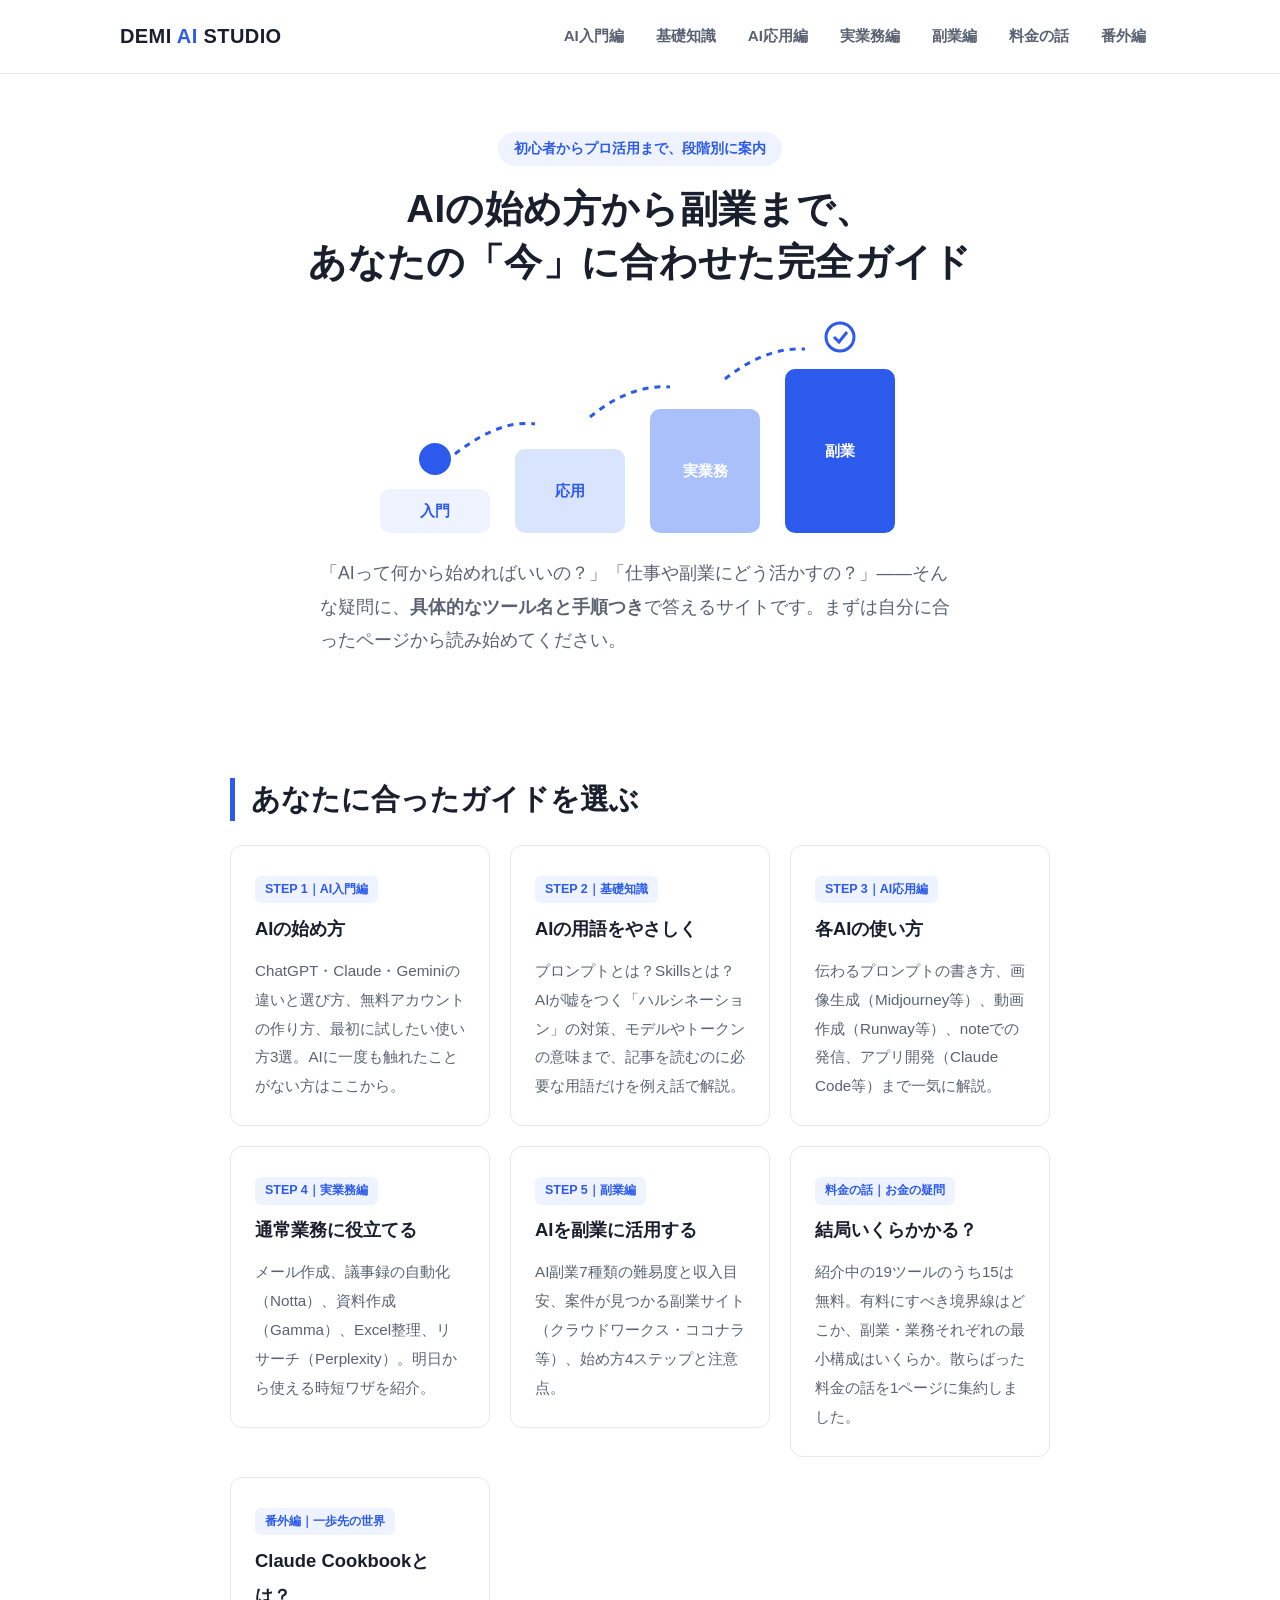
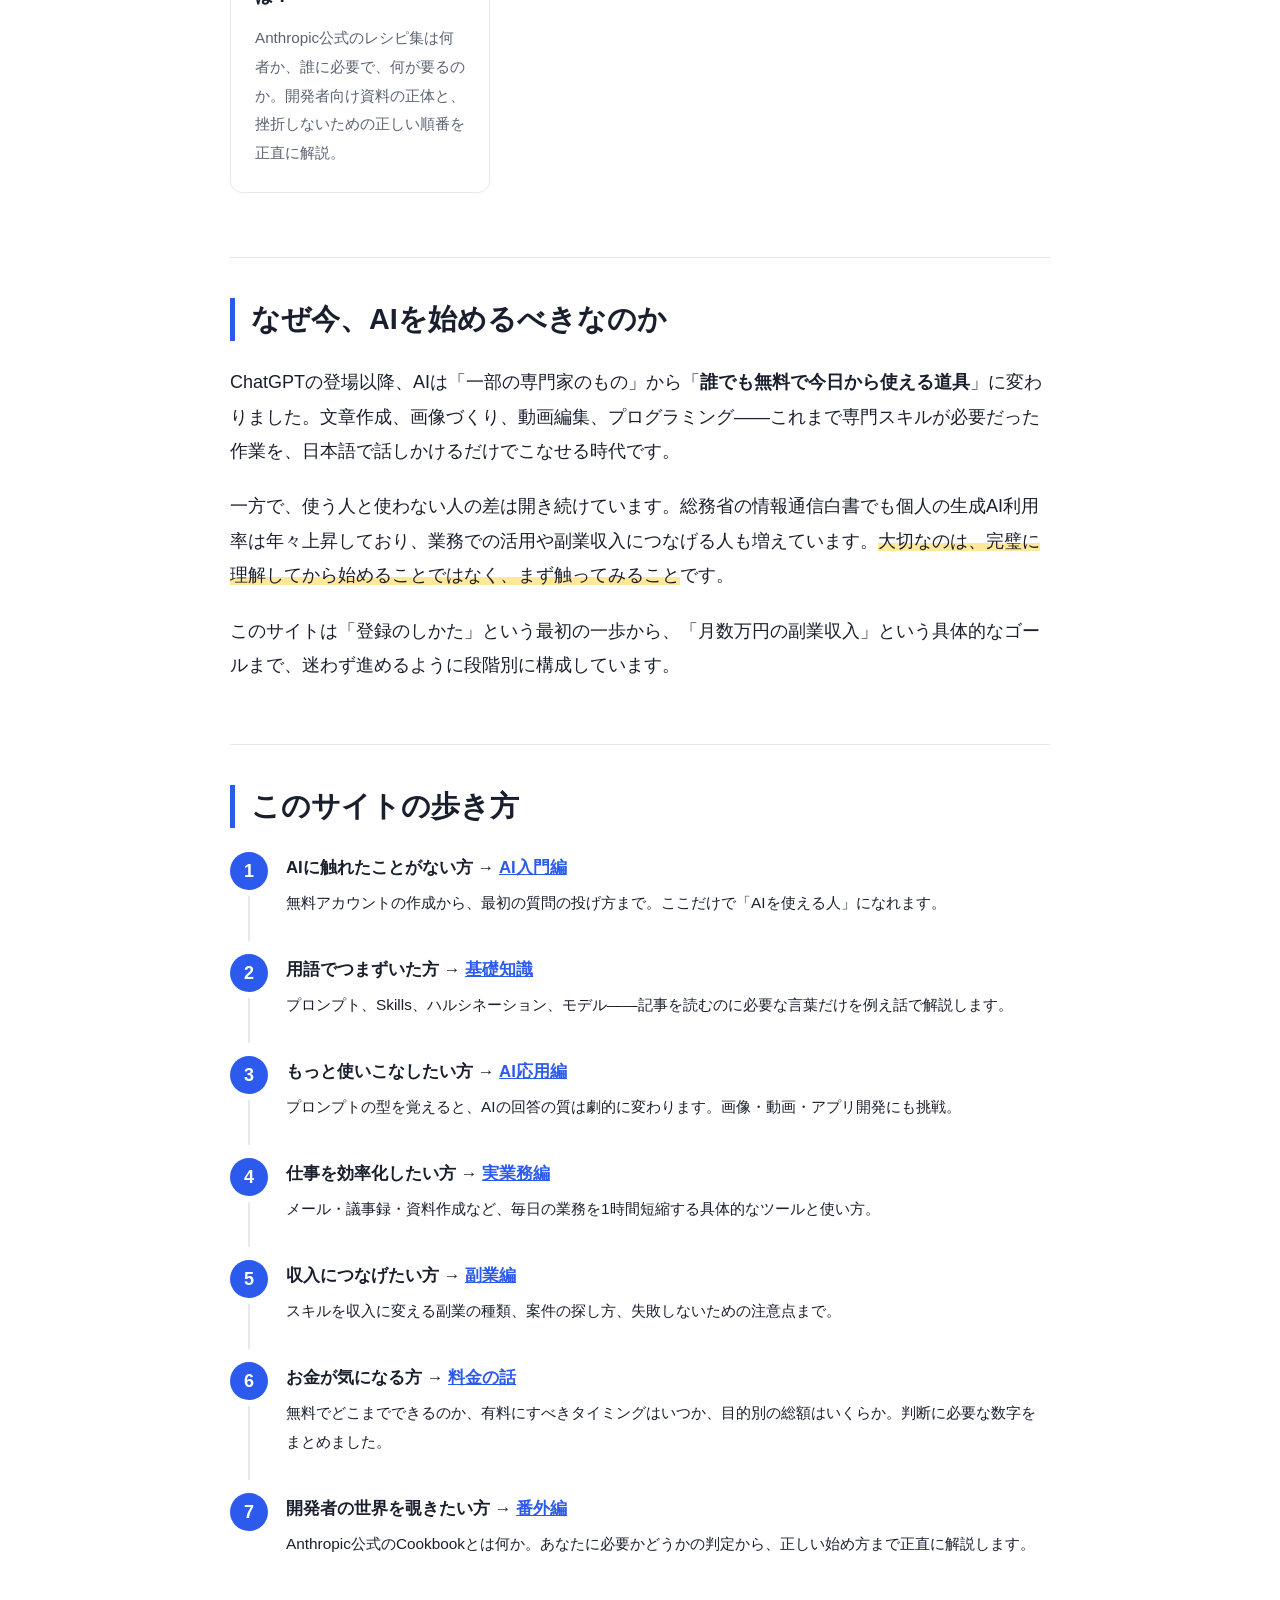
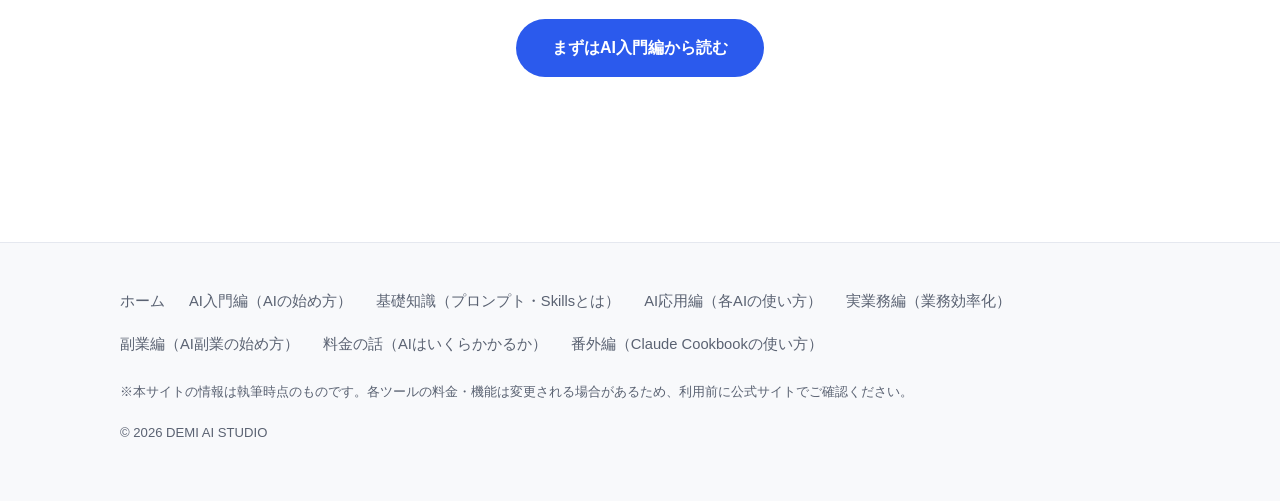
<file: index.html>
<!DOCTYPE html>
<html lang="ja">
<head>
<meta charset="UTF-8">
<meta name="viewport" content="width=device-width, initial-scale=1.0">
<title>AIの始め方・使い方・副業活用まで完全ガイド | DEMI AI STUDIO</title>
<meta name="description" content="AI初心者のための入門ガイド。ChatGPT・Claude・Geminiの始め方から、画像生成・動画作成・アプリ開発、業務効率化、AI副業の稼ぎ方まで、具体的なツール名つきでわかりやすく解説します。">
<link rel="canonical" href="https://supadondada.github.io/demi-ai-studio/">
<meta property="og:type" content="website">
<meta property="og:site_name" content="DEMI AI STUDIO">
<meta property="og:title" content="AIの始め方・使い方・副業活用まで完全ガイド | DEMI AI STUDIO">
<meta property="og:description" content="ChatGPT・Claude・Geminiの始め方から、画像生成・動画作成・アプリ開発、業務効率化、AI副業まで具体的なツール名つきで解説。">
<meta property="og:url" content="https://supadondada.github.io/demi-ai-studio/">
<meta property="og:image" content="https://supadondada.github.io/demi-ai-studio/ogp.png">
<meta property="og:locale" content="ja_JP">
<meta name="twitter:card" content="summary_large_image">
<meta name="twitter:title" content="AIの始め方・使い方・副業活用まで完全ガイド | DEMI AI STUDIO">
<meta name="twitter:description" content="AI初心者の入門から応用・業務活用・副業まで、段階別の完全ガイド。">
<link rel="stylesheet" href="style.css">
<script type="application/ld+json">
{
  "@context": "https://schema.org",
  "@type": "WebSite",
  "name": "DEMI AI STUDIO",
  "url": "https://supadondada.github.io/demi-ai-studio/",
  "description": "AI初心者のための入門・応用・実業務・副業活用の完全ガイド",
  "inLanguage": "ja"
}
</script>
</head>
<body>

<header class="site-header">
  <div class="header-inner">
    <a href="index.html" class="site-logo">DEMI <span>AI</span> STUDIO</a>
    <nav class="global-nav" aria-label="グローバルナビゲーション">
      <ul>
        <li><a href="start.html">AI入門編</a></li>
        <li><a href="basics.html">基礎知識</a></li>
        <li><a href="howto.html">AI応用編</a></li>
        <li><a href="business.html">実業務編</a></li>
        <li><a href="sidejob.html">副業編</a></li>
        <li><a href="pricing.html">料金の話</a></li>
        <li><a href="cookbook.html">番外編</a></li>
      </ul>
    </nav>
  </div>
</header>

<main>
  <div class="hero">
    <p class="hero-label">初心者からプロ活用まで、段階別に案内</p>
    <h1>AIの始め方から副業まで、<br>あなたの「今」に合わせた完全ガイド</h1>
    <div class="hero-visual" role="img" aria-label="AIを学ぶステップを表したイラスト。入門から応用、業務活用、副業へと階段状にステップアップする図">
      <svg viewBox="0 0 560 240" xmlns="http://www.w3.org/2000/svg" aria-hidden="true">
        <rect x="20" y="180" width="110" height="44" rx="10" fill="#eef3ff"/>
        <rect x="155" y="140" width="110" height="84" rx="10" fill="#d9e4ff"/>
        <rect x="290" y="100" width="110" height="124" rx="10" fill="#a9c0fa"/>
        <rect x="425" y="60" width="110" height="164" rx="10" fill="#2b5aed"/>
        <text x="75" y="207" font-size="15" font-weight="bold" fill="#2b5aed" text-anchor="middle">入門</text>
        <text x="210" y="187" font-size="15" font-weight="bold" fill="#2b5aed" text-anchor="middle">応用</text>
        <text x="345" y="167" font-size="15" font-weight="bold" fill="#ffffff" text-anchor="middle">実業務</text>
        <text x="480" y="147" font-size="15" font-weight="bold" fill="#ffffff" text-anchor="middle">副業</text>
        <circle cx="75" cy="150" r="16" fill="#2b5aed"/>
        <path d="M 95 145 Q 140 110 175 115" stroke="#2b5aed" stroke-width="3" fill="none" stroke-dasharray="6 6"/>
        <path d="M 230 108 Q 270 75 310 78" stroke="#2b5aed" stroke-width="3" fill="none" stroke-dasharray="6 6"/>
        <path d="M 365 70 Q 405 38 445 40" stroke="#2b5aed" stroke-width="3" fill="none" stroke-dasharray="6 6"/>
        <circle cx="480" cy="28" r="14" fill="none" stroke="#2b5aed" stroke-width="3"/>
        <path d="M 474 28 l 5 5 l 8 -10" stroke="#2b5aed" stroke-width="3" fill="none"/>
      </svg>
    </div>
    <p class="lead">「AIって何から始めればいいの？」「仕事や副業にどう活かすの？」——そんな疑問に、<strong>具体的なツール名と手順つき</strong>で答えるサイトです。まずは自分に合ったページから読み始めてください。</p>
  </div>

  <div class="content">

    <section class="section" aria-labelledby="categories">
      <h2 id="categories">あなたに合ったガイドを選ぶ</h2>
      <div class="card-grid">
        <a class="card-link" href="start.html">
          <article class="card">
            <span class="card-tag">STEP 1｜AI入門編</span>
            <h3>AIの始め方</h3>
            <p>ChatGPT・Claude・Geminiの違いと選び方、無料アカウントの作り方、最初に試したい使い方3選。AIに一度も触れたことがない方はここから。</p>
          </article>
        </a>
        <a class="card-link" href="basics.html">
          <article class="card">
            <span class="card-tag">STEP 2｜基礎知識</span>
            <h3>AIの用語をやさしく</h3>
            <p>プロンプトとは？Skillsとは？AIが嘘をつく「ハルシネーション」の対策、モデルやトークンの意味まで、記事を読むのに必要な用語だけを例え話で解説。</p>
          </article>
        </a>
        <a class="card-link" href="howto.html">
          <article class="card">
            <span class="card-tag">STEP 3｜AI応用編</span>
            <h3>各AIの使い方</h3>
            <p>伝わるプロンプトの書き方、画像生成（Midjourney等）、動画作成（Runway等）、noteでの発信、アプリ開発（Claude Code等）まで一気に解説。</p>
          </article>
        </a>
        <a class="card-link" href="business.html">
          <article class="card">
            <span class="card-tag">STEP 4｜実業務編</span>
            <h3>通常業務に役立てる</h3>
            <p>メール作成、議事録の自動化（Notta）、資料作成（Gamma）、Excel整理、リサーチ（Perplexity）。明日から使える時短ワザを紹介。</p>
          </article>
        </a>
        <a class="card-link" href="sidejob.html">
          <article class="card">
            <span class="card-tag">STEP 5｜副業編</span>
            <h3>AIを副業に活用する</h3>
            <p>AI副業7種類の難易度と収入目安、案件が見つかる副業サイト（クラウドワークス・ココナラ等）、始め方4ステップと注意点。</p>
          </article>
        </a>
        <a class="card-link" href="pricing.html">
          <article class="card">
            <span class="card-tag">料金の話｜お金の疑問</span>
            <h3>結局いくらかかる？</h3>
            <p>紹介中の19ツールのうち15は無料。有料にすべき境界線はどこか、副業・業務それぞれの最小構成はいくらか。散らばった料金の話を1ページに集約しました。</p>
          </article>
        </a>
        <a class="card-link" href="cookbook.html">
          <article class="card">
            <span class="card-tag">番外編｜一歩先の世界</span>
            <h3>Claude Cookbookとは？</h3>
            <p>Anthropic公式のレシピ集は何者か、誰に必要で、何が要るのか。開発者向け資料の正体と、挫折しないための正しい順番を正直に解説。</p>
          </article>
        </a>
      </div>
    </section>

    <section class="section" aria-labelledby="why-now">
      <h2 id="why-now">なぜ今、AIを始めるべきなのか</h2>
      <p>ChatGPTの登場以降、AIは「一部の専門家のもの」から「<strong>誰でも無料で今日から使える道具</strong>」に変わりました。文章作成、画像づくり、動画編集、プログラミング——これまで専門スキルが必要だった作業を、日本語で話しかけるだけでこなせる時代です。</p>
      <p>一方で、使う人と使わない人の差は開き続けています。総務省の情報通信白書でも個人の生成AI利用率は年々上昇しており、業務での活用や副業収入につなげる人も増えています。<em>大切なのは、完璧に理解してから始めることではなく、まず触ってみること</em>です。</p>
      <p>このサイトは「登録のしかた」という最初の一歩から、「月数万円の副業収入」という具体的なゴールまで、迷わず進めるように段階別に構成しています。</p>
    </section>

    <section class="section" aria-labelledby="how-to-use">
      <h2 id="how-to-use">このサイトの歩き方</h2>
      <ol class="steps">
        <li>
          <span class="step-title">AIに触れたことがない方 → <a href="start.html">AI入門編</a></span>
          <p>無料アカウントの作成から、最初の質問の投げ方まで。ここだけで「AIを使える人」になれます。</p>
        </li>
        <li>
          <span class="step-title">用語でつまずいた方 → <a href="basics.html">基礎知識</a></span>
          <p>プロンプト、Skills、ハルシネーション、モデル——記事を読むのに必要な言葉だけを例え話で解説します。</p>
        </li>
        <li>
          <span class="step-title">もっと使いこなしたい方 → <a href="howto.html">AI応用編</a></span>
          <p>プロンプトの型を覚えると、AIの回答の質は劇的に変わります。画像・動画・アプリ開発にも挑戦。</p>
        </li>
        <li>
          <span class="step-title">仕事を効率化したい方 → <a href="business.html">実業務編</a></span>
          <p>メール・議事録・資料作成など、毎日の業務を1時間短縮する具体的なツールと使い方。</p>
        </li>
        <li>
          <span class="step-title">収入につなげたい方 → <a href="sidejob.html">副業編</a></span>
          <p>スキルを収入に変える副業の種類、案件の探し方、失敗しないための注意点まで。</p>
        </li>
        <li>
          <span class="step-title">お金が気になる方 → <a href="pricing.html">料金の話</a></span>
          <p>無料でどこまでできるのか、有料にすべきタイミングはいつか、目的別の総額はいくらか。判断に必要な数字をまとめました。</p>
        </li>
        <li>
          <span class="step-title">開発者の世界を覗きたい方 → <a href="cookbook.html">番外編</a></span>
          <p>Anthropic公式のCookbookとは何か。あなたに必要かどうかの判定から、正しい始め方まで正直に解説します。</p>
        </li>
      </ol>
      <p style="text-align:center; margin-top:32px;"><a class="btn" href="start.html">まずはAI入門編から読む</a></p>
    </section>

  </div>
</main>

<footer class="site-footer">
  <div class="footer-inner">
    <nav class="footer-nav" aria-label="フッターナビゲーション">
      <ul>
        <li><a href="index.html">ホーム</a></li>
        <li><a href="start.html">AI入門編（AIの始め方）</a></li>
        <li><a href="basics.html">基礎知識（プロンプト・Skillsとは）</a></li>
        <li><a href="howto.html">AI応用編（各AIの使い方）</a></li>
        <li><a href="business.html">実業務編（業務効率化）</a></li>
        <li><a href="sidejob.html">副業編（AI副業の始め方）</a></li>
        <li><a href="pricing.html">料金の話（AIはいくらかかるか）</a></li>
        <li><a href="cookbook.html">番外編（Claude Cookbookの使い方）</a></li>
      </ul>
    </nav>
    <p class="footer-note">※本サイトの情報は執筆時点のものです。各ツールの料金・機能は変更される場合があるため、利用前に公式サイトでご確認ください。</p>
    <p class="copyright">© 2026 DEMI AI STUDIO</p>
  </div>
</footer>

</body>
</html>
</file>
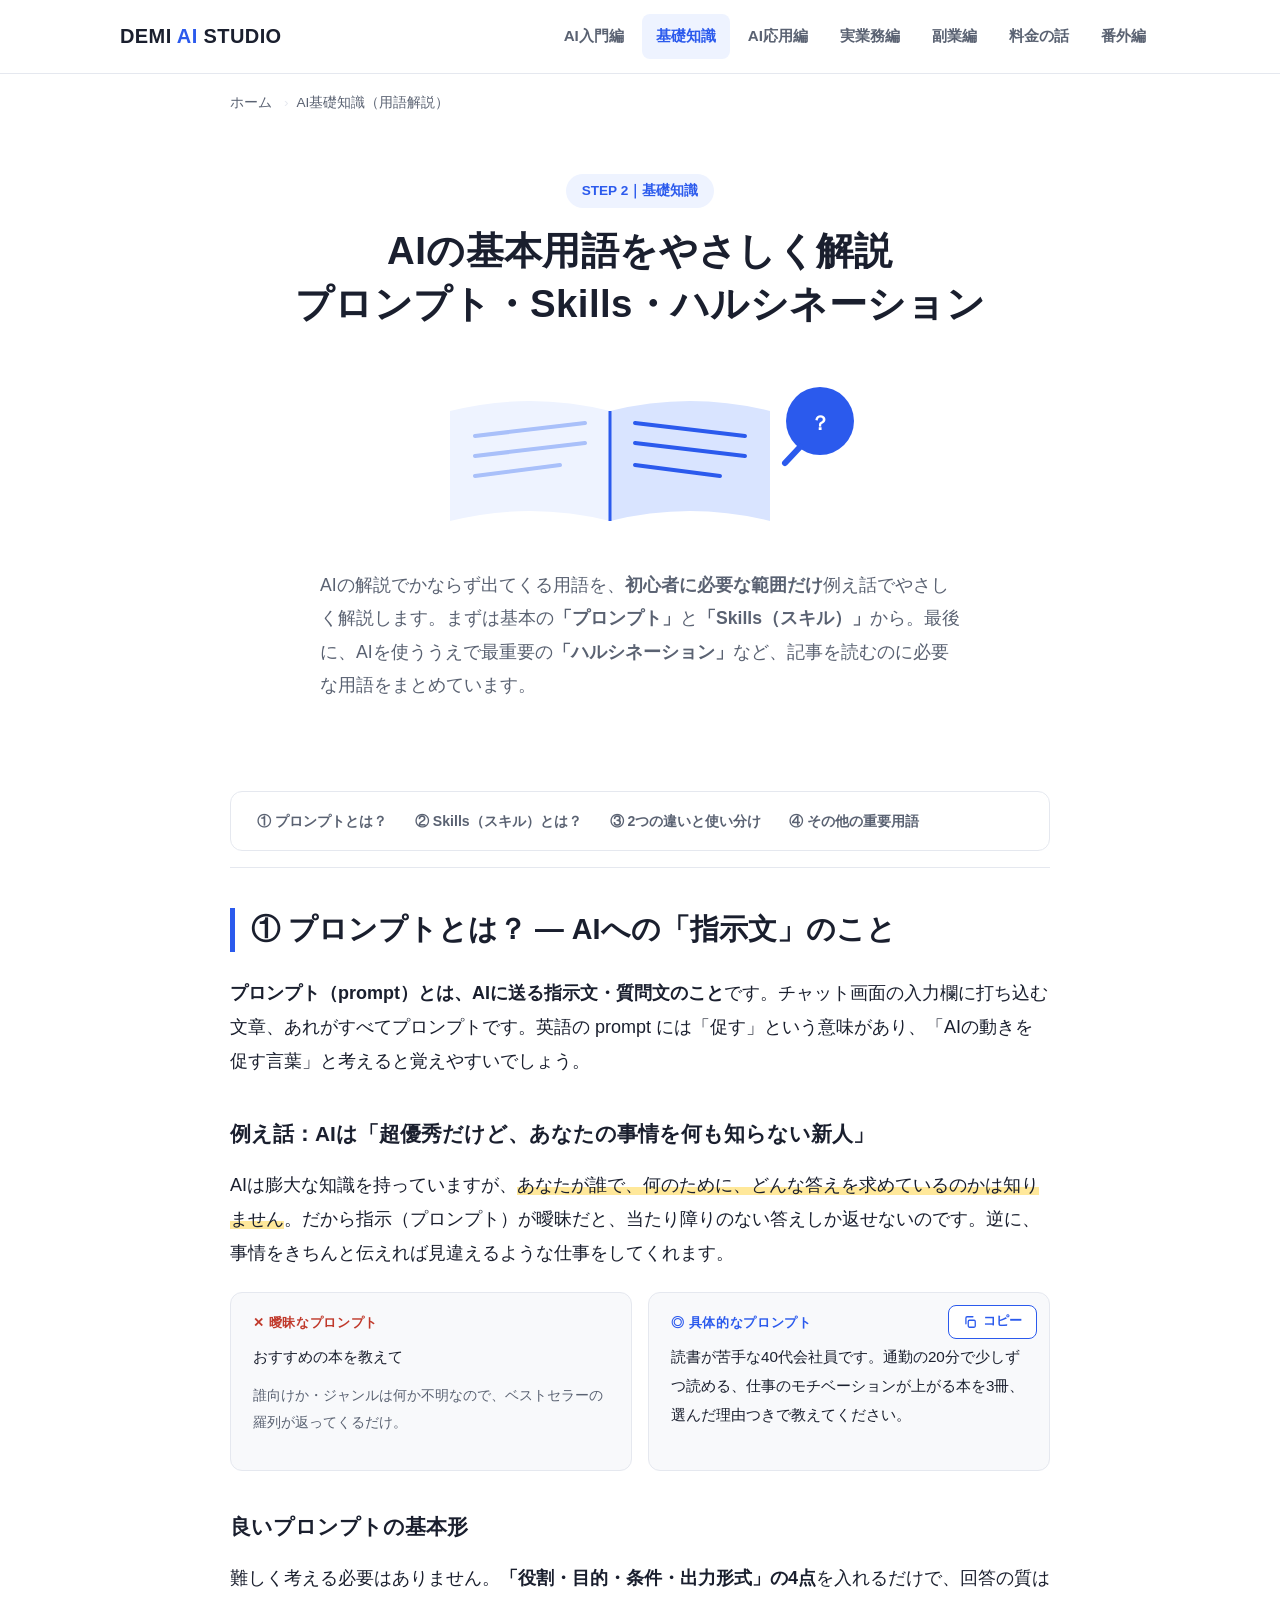
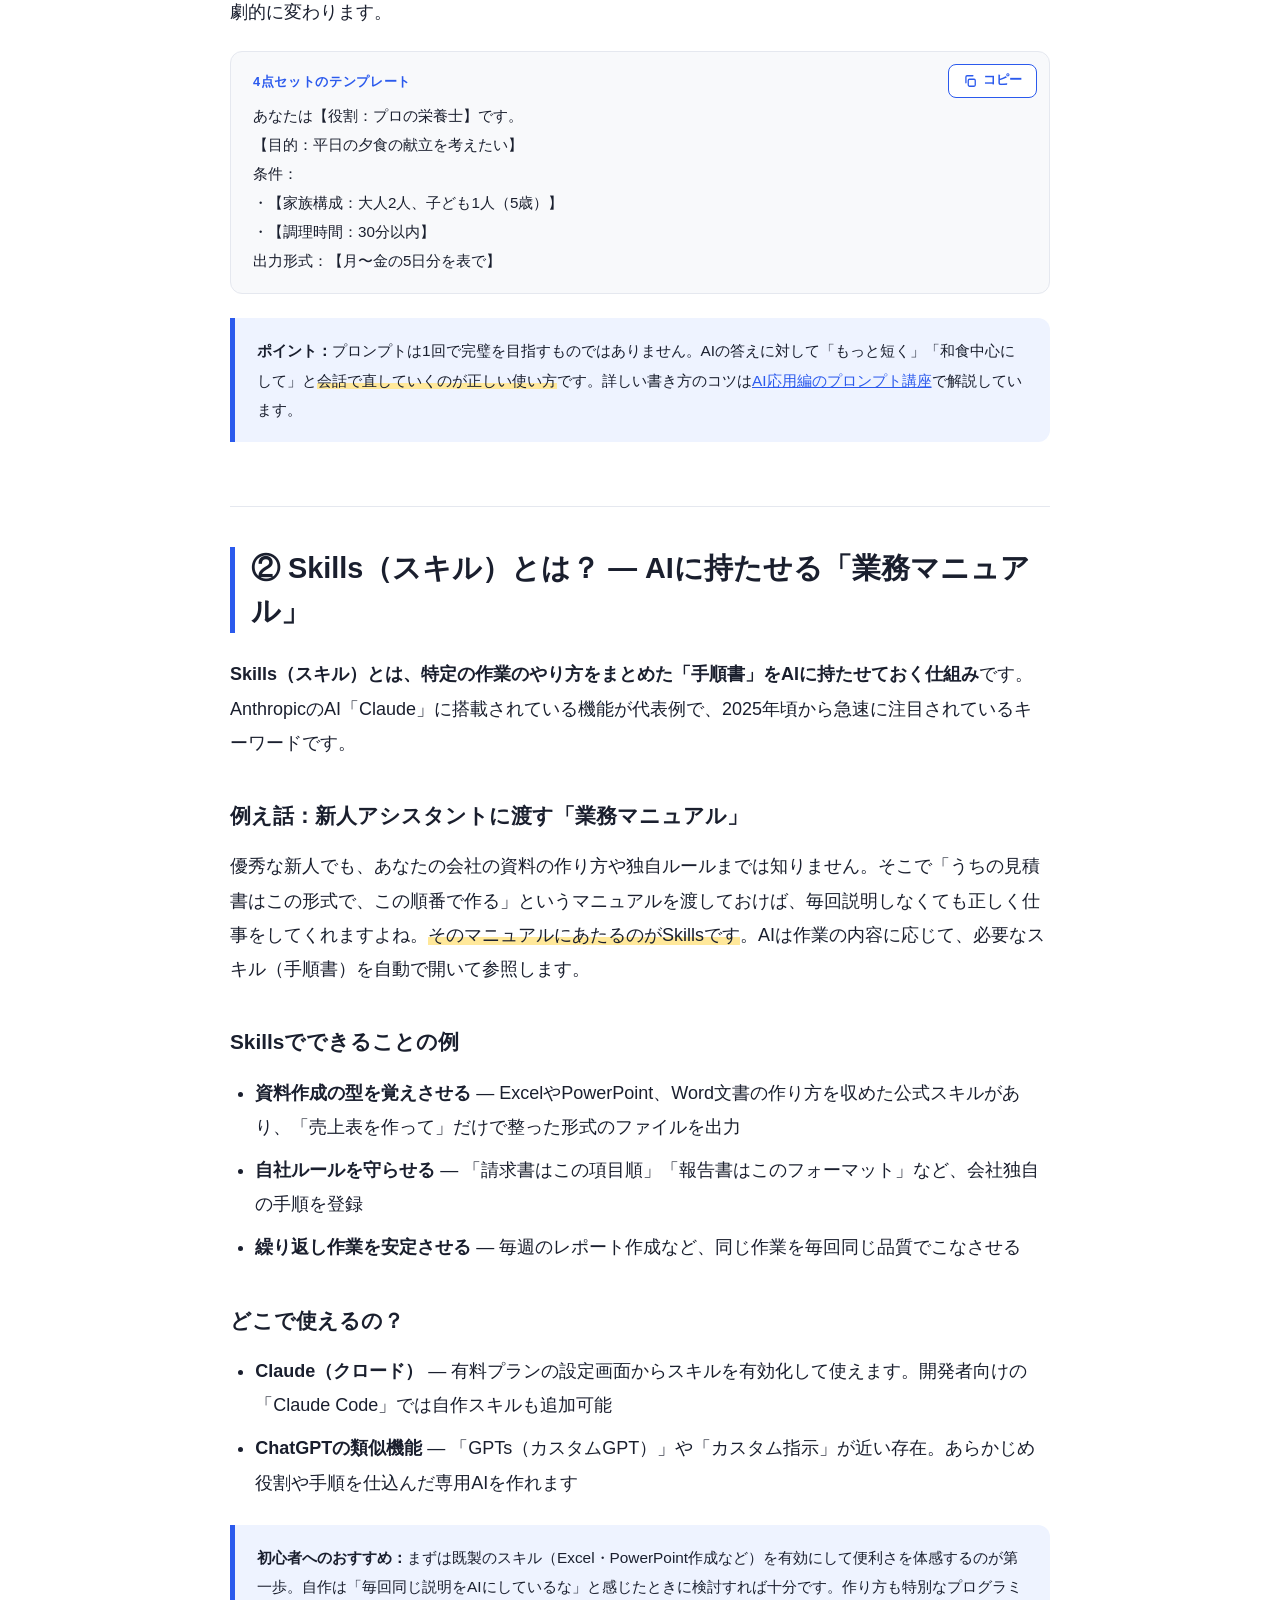
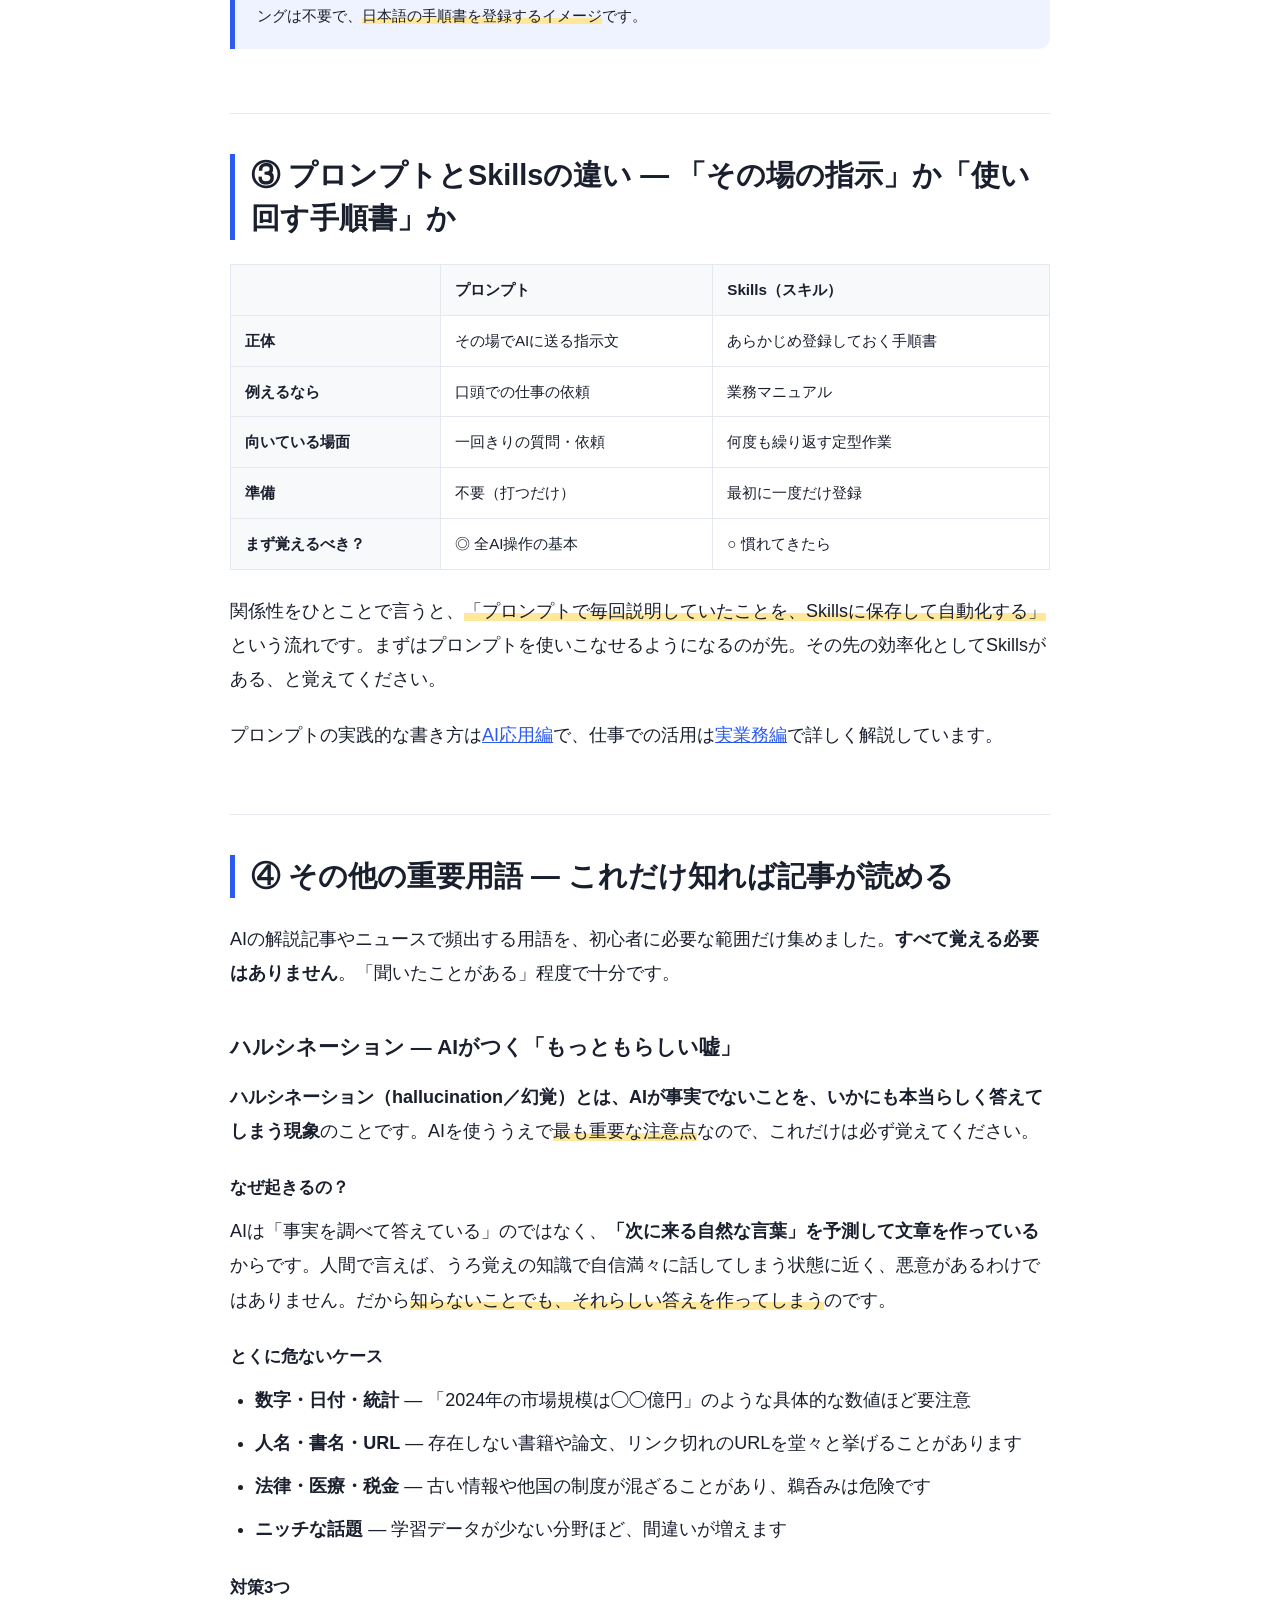
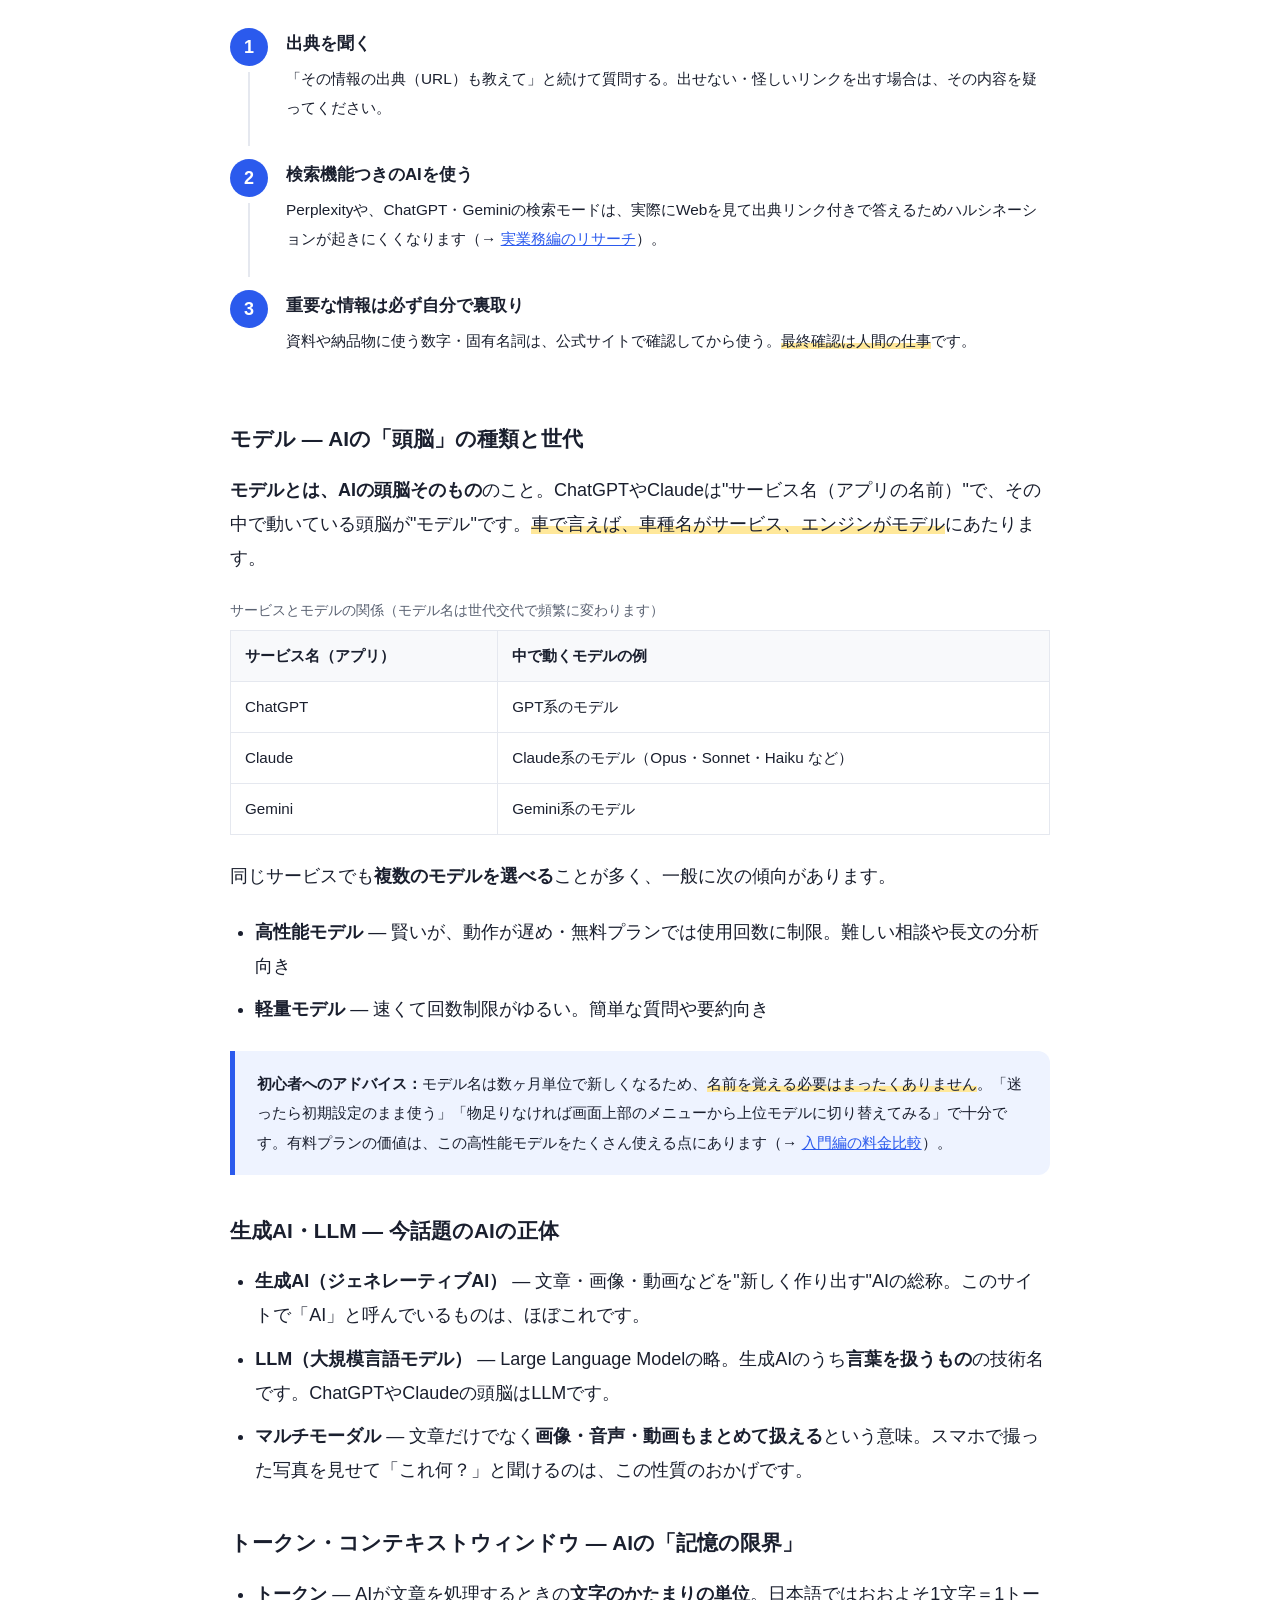
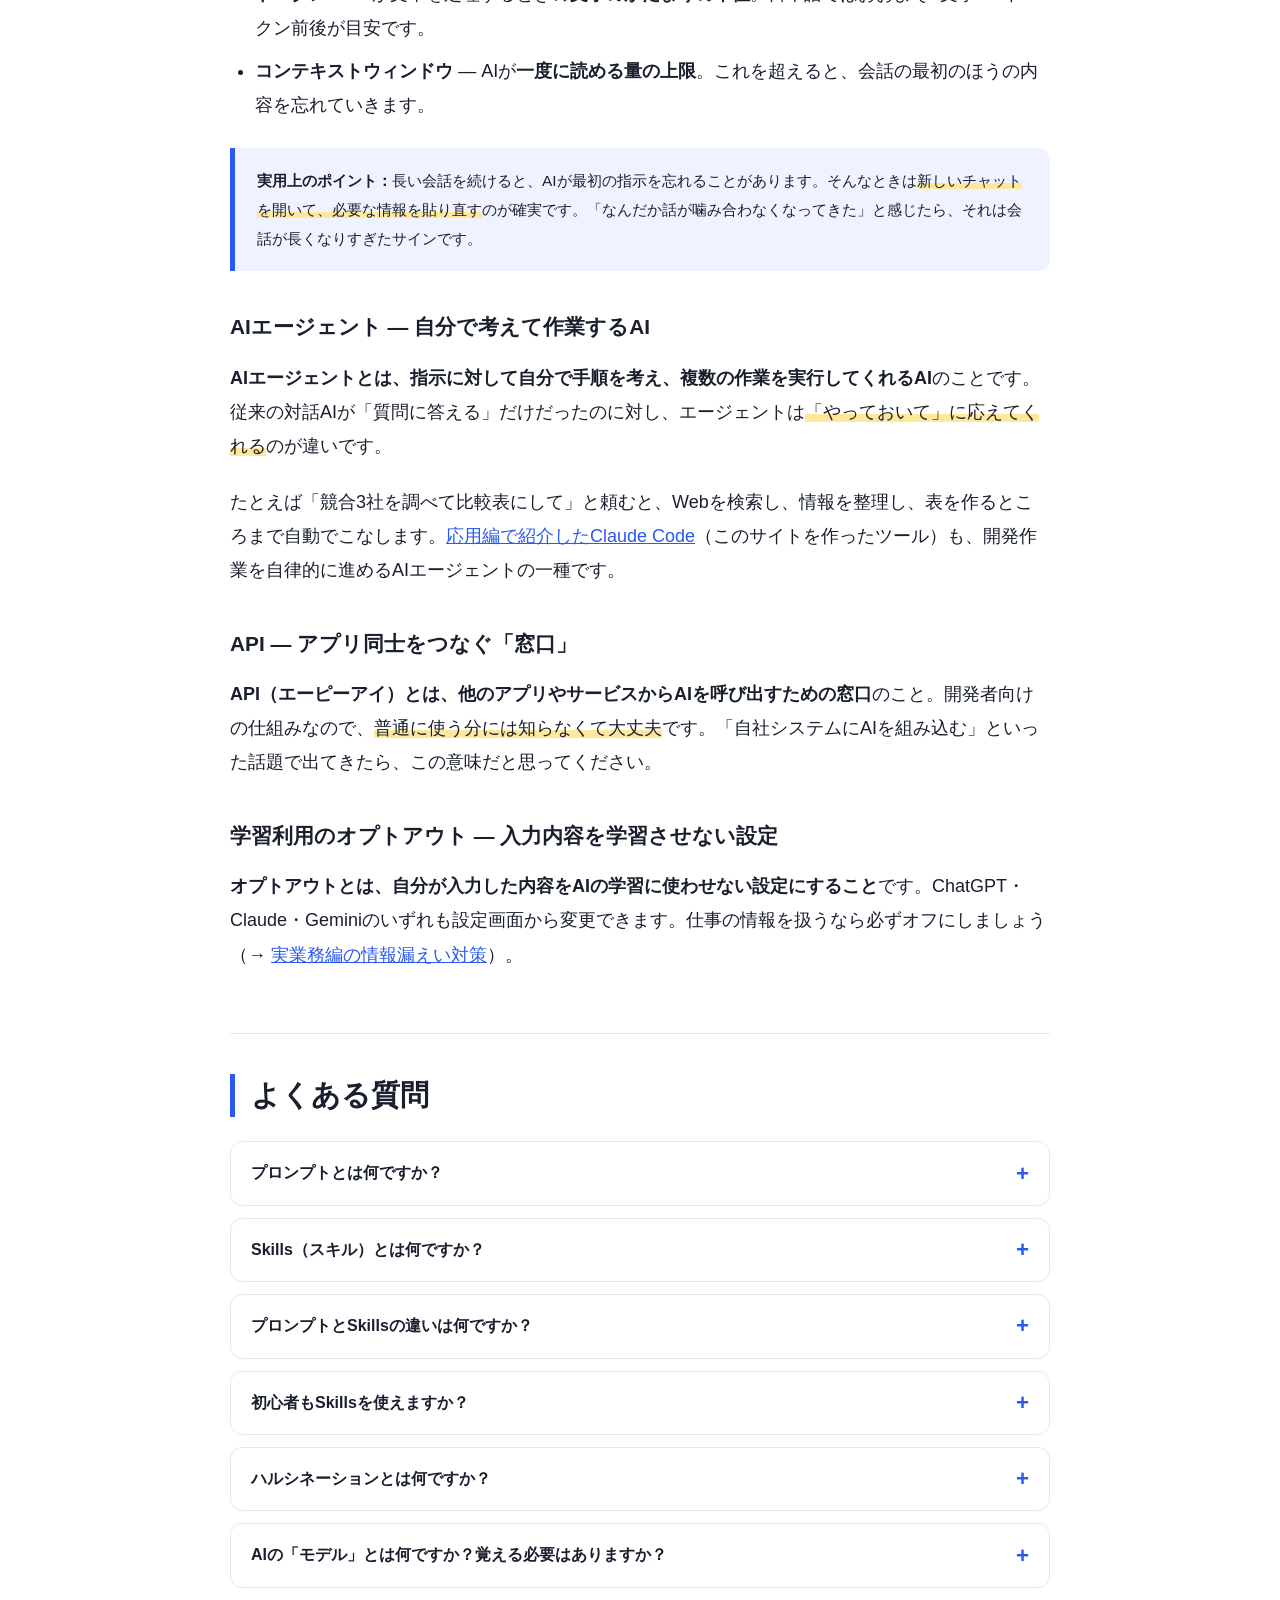
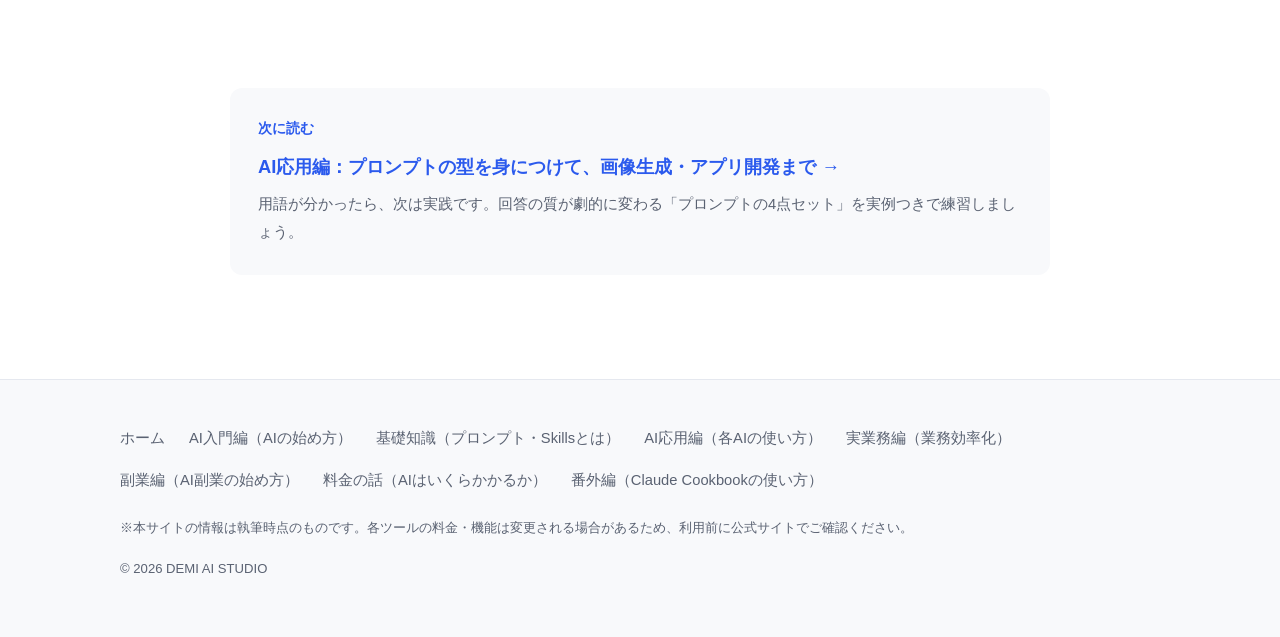
<file: basics.html>
<!DOCTYPE html>
<html lang="ja">
<head>
<meta charset="UTF-8">
<meta name="viewport" content="width=device-width, initial-scale=1.0">
<title>AI用語をやさしく解説｜プロンプト・Skills・ハルシネーションとは？ | DEMI AI STUDIO</title>
<meta name="description" content="AI初心者向けの用語解説。プロンプトとSkills（スキル）の意味と違い、AIが嘘をつくハルシネーションの原因と対策、モデル・トークン・AIエージェントなど、記事を読むのに必要な用語だけを例え話でやさしく解説します。">
<link rel="canonical" href="https://supadondada.github.io/demi-ai-studio/basics.html">
<meta property="og:type" content="article">
<meta property="og:site_name" content="DEMI AI STUDIO">
<meta property="og:title" content="AI用語をやさしく解説｜プロンプト・Skills・ハルシネーションとは？">
<meta property="og:description" content="プロンプト・Skills・ハルシネーション・モデルなど、AI初心者に必要な用語だけを例え話でやさしく解説。">
<meta property="og:url" content="https://supadondada.github.io/demi-ai-studio/basics.html">
<meta property="og:image" content="https://supadondada.github.io/demi-ai-studio/ogp.png">
<meta property="og:locale" content="ja_JP">
<meta name="twitter:card" content="summary_large_image">
<meta name="twitter:title" content="AI用語をやさしく解説｜プロンプト・Skills・ハルシネーションとは？">
<meta name="twitter:description" content="プロンプト・Skills・ハルシネーション・モデルなど、AI初心者に必要な用語だけをやさしく解説。">
<link rel="stylesheet" href="style.css">
<script src="script.js" defer></script>
<script type="application/ld+json">
{
  "@context": "https://schema.org",
  "@type": "Article",
  "headline": "AI用語をやさしく解説｜プロンプト・Skills・ハルシネーションとは？",
  "description": "プロンプト・Skills・ハルシネーション・モデル・トークン・AIエージェントなどAI用語を初心者向けに解説",
  "inLanguage": "ja",
  "mainEntityOfPage": "https://supadondada.github.io/demi-ai-studio/basics.html",
  "author": { "@type": "Organization", "name": "DEMI AI STUDIO" },
  "publisher": { "@type": "Organization", "name": "DEMI AI STUDIO" }
}
</script>
<script type="application/ld+json">
{
  "@context": "https://schema.org",
  "@type": "BreadcrumbList",
  "itemListElement": [
    { "@type": "ListItem", "position": 1, "name": "ホーム", "item": "https://supadondada.github.io/demi-ai-studio/" },
    { "@type": "ListItem", "position": 2, "name": "AI基礎知識（用語解説）", "item": "https://supadondada.github.io/demi-ai-studio/basics.html" }
  ]
}
</script>
<script type="application/ld+json">
{
  "@context": "https://schema.org",
  "@type": "FAQPage",
  "mainEntity": [
    {
      "@type": "Question",
      "name": "プロンプトとは何ですか？",
      "acceptedAnswer": { "@type": "Answer", "text": "プロンプトとは、AIに送る指示文・質問文のことです。「メールを書いて」のような一言もプロンプトですが、役割・目的・条件・出力形式を含めて具体的に書くほど、AIの回答の質は大きく向上します。" }
    },
    {
      "@type": "Question",
      "name": "Skills（スキル）とは何ですか？",
      "acceptedAnswer": { "@type": "Answer", "text": "Skillsとは、特定の作業のやり方をまとめた「手順書」をAIに持たせておく仕組みです。Anthropic社のClaudeに搭載されている機能が代表例で、資料作成や定型業務などをスキルとして登録しておくと、毎回細かく指示しなくても安定した品質で作業してくれます。" }
    },
    {
      "@type": "Question",
      "name": "プロンプトとSkillsの違いは何ですか？",
      "acceptedAnswer": { "@type": "Answer", "text": "プロンプトは「その場での指示」、Skillsは「使い回せる手順書」です。毎回同じ説明を打ち込むのがプロンプト、一度登録すれば必要なときにAIが自動で参照するのがSkills、と覚えると分かりやすいです。" }
    },
    {
      "@type": "Question",
      "name": "初心者もSkillsを使えますか？",
      "acceptedAnswer": { "@type": "Answer", "text": "使えます。ClaudeにはExcelやPowerPointの資料作成など公式の既製スキルが用意されており、有効にするだけで使えます。自作する場合も特別なプログラミングは不要で、日本語で書いた手順書を登録するイメージです。" }
    },
    {
      "@type": "Question",
      "name": "ハルシネーションとは何ですか？",
      "acceptedAnswer": { "@type": "Answer", "text": "AIが事実でないことを、もっともらしく答えてしまう現象です。AIは事実を調べているのではなく「次に来る自然な言葉」を予測しているために起こります。数字・日付・人名・URLは特に間違いやすいので、出典を聞く、検索機能つきのAIを使う、重要な情報は自分で裏取りする、の3点で対策してください。" }
    },
    {
      "@type": "Question",
      "name": "AIの「モデル」とは何ですか？覚える必要はありますか？",
      "acceptedAnswer": { "@type": "Answer", "text": "モデルとはAIの頭脳そのもののことです。ChatGPTやClaudeがサービス名（アプリ）で、その中で動く頭脳がモデルにあたります。モデル名は数ヶ月単位で新しくなるため、名前を覚える必要はありません。迷ったら初期設定のまま使えば十分です。" }
    }
  ]
}
</script>
</head>
<body>

<header class="site-header">
  <div class="header-inner">
    <a href="index.html" class="site-logo">DEMI <span>AI</span> STUDIO</a>
    <nav class="global-nav" aria-label="グローバルナビゲーション">
      <ul>
        <li><a href="start.html">AI入門編</a></li>
        <li><a href="basics.html" aria-current="page">基礎知識</a></li>
        <li><a href="howto.html">AI応用編</a></li>
        <li><a href="business.html">実業務編</a></li>
        <li><a href="sidejob.html">副業編</a></li>
        <li><a href="pricing.html">料金の話</a></li>
        <li><a href="cookbook.html">番外編</a></li>
      </ul>
    </nav>
  </div>
</header>

<nav class="breadcrumb" aria-label="パンくずリスト">
  <ol>
    <li><a href="index.html">ホーム</a></li>
    <li>AI基礎知識（用語解説）</li>
  </ol>
</nav>

<main>
  <article>
    <div class="hero">
      <p class="hero-label">STEP 2｜基礎知識</p>
      <h1>AIの基本用語をやさしく解説<br>プロンプト・Skills・ハルシネーション</h1>
      <div class="hero-visual" role="img" aria-label="開いた本と吹き出しで、AI用語を学ぶことを表したイラスト">
        <svg viewBox="0 0 560 210" xmlns="http://www.w3.org/2000/svg" aria-hidden="true">
          <path d="M 90 60 Q 170 40 250 60 L 250 170 Q 170 150 90 170 Z" fill="#eef3ff"/>
          <path d="M 250 60 Q 330 40 410 60 L 410 170 Q 330 150 250 170 Z" fill="#d9e4ff"/>
          <line x1="250" y1="60" x2="250" y2="170" stroke="#2b5aed" stroke-width="3"/>
          <line x1="115" y1="85" x2="225" y2="72" stroke="#a9c0fa" stroke-width="4" stroke-linecap="round"/>
          <line x1="115" y1="105" x2="225" y2="92" stroke="#a9c0fa" stroke-width="4" stroke-linecap="round"/>
          <line x1="115" y1="125" x2="200" y2="114" stroke="#a9c0fa" stroke-width="4" stroke-linecap="round"/>
          <line x1="275" y1="72" x2="385" y2="85" stroke="#2b5aed" stroke-width="4" stroke-linecap="round"/>
          <line x1="275" y1="92" x2="385" y2="105" stroke="#2b5aed" stroke-width="4" stroke-linecap="round"/>
          <line x1="275" y1="114" x2="360" y2="125" stroke="#2b5aed" stroke-width="4" stroke-linecap="round"/>
          <circle cx="460" cy="70 " r="34" fill="#2b5aed"/>
          <text x="460" y="79" font-size="20" font-weight="bold" fill="#ffffff" text-anchor="middle">？</text>
          <path d="M 440 96 L 425 112" stroke="#2b5aed" stroke-width="6" stroke-linecap="round"/>
        </svg>
      </div>
      <p class="lead">AIの解説でかならず出てくる用語を、<strong>初心者に必要な範囲だけ</strong>例え話でやさしく解説します。まずは基本の<strong>「プロンプト」</strong>と<strong>「Skills（スキル）」</strong>から。最後に、AIを使ううえで最重要の<strong>「ハルシネーション」</strong>など、記事を読むのに必要な用語をまとめています。</p>
    </div>

    <div class="content">

      <nav class="anchor-nav" aria-label="ページ内ナビゲーション">
        <ul>
          <li><a href="#prompt">① プロンプトとは？</a></li>
          <li><a href="#skills">② Skills（スキル）とは？</a></li>
          <li><a href="#difference">③ 2つの違いと使い分け</a></li>
          <li><a href="#glossary">④ その他の重要用語</a></li>
        </ul>
      </nav>

      <section class="section" aria-labelledby="prompt">
        <h2 id="prompt">① プロンプトとは？ — AIへの「指示文」のこと</h2>
        <p><strong>プロンプト（prompt）とは、AIに送る指示文・質問文のこと</strong>です。チャット画面の入力欄に打ち込む文章、あれがすべてプロンプトです。英語の prompt には「促す」という意味があり、「AIの動きを促す言葉」と考えると覚えやすいでしょう。</p>

        <h3>例え話：AIは「超優秀だけど、あなたの事情を何も知らない新人」</h3>
        <p>AIは膨大な知識を持っていますが、<em>あなたが誰で、何のために、どんな答えを求めているのかは知りません</em>。だから指示（プロンプト）が曖昧だと、当たり障りのない答えしか返せないのです。逆に、事情をきちんと伝えれば見違えるような仕事をしてくれます。</p>

        <div class="good-bad">
          <div class="prompt-box bad">
            <span class="prompt-label">✕ 曖昧なプロンプト</span>
            <code>おすすめの本を教えて</code>
            <p style="margin-top:10px; font-size:0.88rem; color:#5a6272;">誰向けか・ジャンルは何か不明なので、ベストセラーの羅列が返ってくるだけ。</p>
          </div>
          <div class="prompt-box">
            <span class="prompt-label">◎ 具体的なプロンプト</span>
            <code>読書が苦手な40代会社員です。通勤の20分で少しずつ読める、仕事のモチベーションが上がる本を3冊、選んだ理由つきで教えてください。</code>
          </div>
        </div>

        <h3>良いプロンプトの基本形</h3>
        <p>難しく考える必要はありません。<strong>「役割・目的・条件・出力形式」の4点</strong>を入れるだけで、回答の質は劇的に変わります。</p>
        <div class="prompt-box">
          <span class="prompt-label">4点セットのテンプレート</span>
          <code>あなたは【役割：プロの栄養士】です。
【目的：平日の夕食の献立を考えたい】
条件：
・【家族構成：大人2人、子ども1人（5歳）】
・【調理時間：30分以内】
出力形式：【月〜金の5日分を表で】</code>
        </div>
        <div class="note-box">
          <strong>ポイント：</strong>プロンプトは1回で完璧を目指すものではありません。AIの答えに対して「もっと短く」「和食中心にして」と<em>会話で直していくのが正しい使い方</em>です。詳しい書き方のコツは<a href="howto.html#prompt">AI応用編のプロンプト講座</a>で解説しています。
        </div>
      </section>

      <section class="section" aria-labelledby="skills">
        <h2 id="skills">② Skills（スキル）とは？ — AIに持たせる「業務マニュアル」</h2>
        <p><strong>Skills（スキル）とは、特定の作業のやり方をまとめた「手順書」をAIに持たせておく仕組み</strong>です。AnthropicのAI「Claude」に搭載されている機能が代表例で、2025年頃から急速に注目されているキーワードです。</p>

        <h3>例え話：新人アシスタントに渡す「業務マニュアル」</h3>
        <p>優秀な新人でも、あなたの会社の資料の作り方や独自ルールまでは知りません。そこで「うちの見積書はこの形式で、この順番で作る」というマニュアルを渡しておけば、毎回説明しなくても正しく仕事をしてくれますよね。<em>そのマニュアルにあたるのがSkillsです</em>。AIは作業の内容に応じて、必要なスキル（手順書）を自動で開いて参照します。</p>

        <h3>Skillsでできることの例</h3>
        <ul>
          <li><strong>資料作成の型を覚えさせる</strong> — ExcelやPowerPoint、Word文書の作り方を収めた公式スキルがあり、「売上表を作って」だけで整った形式のファイルを出力</li>
          <li><strong>自社ルールを守らせる</strong> — 「請求書はこの項目順」「報告書はこのフォーマット」など、会社独自の手順を登録</li>
          <li><strong>繰り返し作業を安定させる</strong> — 毎週のレポート作成など、同じ作業を毎回同じ品質でこなさせる</li>
        </ul>

        <h3>どこで使えるの？</h3>
        <ul>
          <li><strong>Claude（クロード）</strong> — 有料プランの設定画面からスキルを有効化して使えます。開発者向けの「Claude Code」では自作スキルも追加可能</li>
          <li><strong>ChatGPTの類似機能</strong> — 「GPTs（カスタムGPT）」や「カスタム指示」が近い存在。あらかじめ役割や手順を仕込んだ専用AIを作れます</li>
        </ul>
        <div class="note-box">
          <strong>初心者へのおすすめ：</strong>まずは既製のスキル（Excel・PowerPoint作成など）を有効にして便利さを体感するのが第一歩。自作は「毎回同じ説明をAIにしているな」と感じたときに検討すれば十分です。作り方も特別なプログラミングは不要で、<em>日本語の手順書を登録するイメージ</em>です。
        </div>
      </section>

      <section class="section" aria-labelledby="difference">
        <h2 id="difference">③ プロンプトとSkillsの違い — 「その場の指示」か「使い回す手順書」か</h2>
        <div class="table-wrap">
          <table>
            <thead>
              <tr><th></th><th>プロンプト</th><th>Skills（スキル）</th></tr>
            </thead>
            <tbody>
              <tr><th>正体</th><td>その場でAIに送る指示文</td><td>あらかじめ登録しておく手順書</td></tr>
              <tr><th>例えるなら</th><td>口頭での仕事の依頼</td><td>業務マニュアル</td></tr>
              <tr><th>向いている場面</th><td>一回きりの質問・依頼</td><td>何度も繰り返す定型作業</td></tr>
              <tr><th>準備</th><td>不要（打つだけ）</td><td>最初に一度だけ登録</td></tr>
              <tr><th>まず覚えるべき？</th><td>◎ 全AI操作の基本</td><td>○ 慣れてきたら</td></tr>
            </tbody>
          </table>
        </div>
        <p>関係性をひとことで言うと、<em>「プロンプトで毎回説明していたことを、Skillsに保存して自動化する」</em>という流れです。まずはプロンプトを使いこなせるようになるのが先。その先の効率化としてSkillsがある、と覚えてください。</p>
        <p>プロンプトの実践的な書き方は<a href="howto.html#prompt">AI応用編</a>で、仕事での活用は<a href="business.html">実業務編</a>で詳しく解説しています。</p>
      </section>

      <section class="section" aria-labelledby="glossary">
        <h2 id="glossary">④ その他の重要用語 — これだけ知れば記事が読める</h2>
        <p>AIの解説記事やニュースで頻出する用語を、初心者に必要な範囲だけ集めました。<strong>すべて覚える必要はありません</strong>。「聞いたことがある」程度で十分です。</p>

        <h3 id="hallucination">ハルシネーション — AIがつく「もっともらしい嘘」</h3>
        <p><strong>ハルシネーション（hallucination／幻覚）とは、AIが事実でないことを、いかにも本当らしく答えてしまう現象</strong>のことです。AIを使ううえで<em>最も重要な注意点</em>なので、これだけは必ず覚えてください。</p>
        <h4>なぜ起きるの？</h4>
        <p>AIは「事実を調べて答えている」のではなく、<strong>「次に来る自然な言葉」を予測して文章を作っている</strong>からです。人間で言えば、うろ覚えの知識で自信満々に話してしまう状態に近く、悪意があるわけではありません。だから<em>知らないことでも、それらしい答えを作ってしまう</em>のです。</p>
        <h4>とくに危ないケース</h4>
        <ul>
          <li><strong>数字・日付・統計</strong> — 「2024年の市場規模は◯◯億円」のような具体的な数値ほど要注意</li>
          <li><strong>人名・書名・URL</strong> — 存在しない書籍や論文、リンク切れのURLを堂々と挙げることがあります</li>
          <li><strong>法律・医療・税金</strong> — 古い情報や他国の制度が混ざることがあり、鵜呑みは危険です</li>
          <li><strong>ニッチな話題</strong> — 学習データが少ない分野ほど、間違いが増えます</li>
        </ul>
        <h4>対策3つ</h4>
        <ol class="steps">
          <li><span class="step-title">出典を聞く</span><p>「その情報の出典（URL）も教えて」と続けて質問する。出せない・怪しいリンクを出す場合は、その内容を疑ってください。</p></li>
          <li><span class="step-title">検索機能つきのAIを使う</span><p>Perplexityや、ChatGPT・Geminiの検索モードは、実際にWebを見て出典リンク付きで答えるためハルシネーションが起きにくくなります（→ <a href="business.html#research">実業務編のリサーチ</a>）。</p></li>
          <li><span class="step-title">重要な情報は必ず自分で裏取り</span><p>資料や納品物に使う数字・固有名詞は、公式サイトで確認してから使う。<em>最終確認は人間の仕事</em>です。</p></li>
        </ol>

        <h3 id="model">モデル — AIの「頭脳」の種類と世代</h3>
        <p><strong>モデルとは、AIの頭脳そのもの</strong>のこと。ChatGPTやClaudeは"サービス名（アプリの名前）"で、その中で動いている頭脳が"モデル"です。<em>車で言えば、車種名がサービス、エンジンがモデル</em>にあたります。</p>
        <div class="table-wrap">
          <table>
            <caption style="text-align:left; font-size:0.85rem; color:#5a6272; margin-bottom:8px;">サービスとモデルの関係（モデル名は世代交代で頻繁に変わります）</caption>
            <thead>
              <tr><th>サービス名（アプリ）</th><th>中で動くモデルの例</th></tr>
            </thead>
            <tbody>
              <tr><td>ChatGPT</td><td>GPT系のモデル</td></tr>
              <tr><td>Claude</td><td>Claude系のモデル（Opus・Sonnet・Haiku など）</td></tr>
              <tr><td>Gemini</td><td>Gemini系のモデル</td></tr>
            </tbody>
          </table>
        </div>
        <p>同じサービスでも<strong>複数のモデルを選べる</strong>ことが多く、一般に次の傾向があります。</p>
        <ul>
          <li><strong>高性能モデル</strong> — 賢いが、動作が遅め・無料プランでは使用回数に制限。難しい相談や長文の分析向き</li>
          <li><strong>軽量モデル</strong> — 速くて回数制限がゆるい。簡単な質問や要約向き</li>
        </ul>
        <div class="note-box">
          <strong>初心者へのアドバイス：</strong>モデル名は数ヶ月単位で新しくなるため、<em>名前を覚える必要はまったくありません</em>。「迷ったら初期設定のまま使う」「物足りなければ画面上部のメニューから上位モデルに切り替えてみる」で十分です。有料プランの価値は、この高性能モデルをたくさん使える点にあります（→ <a href="start.html#sec5">入門編の料金比較</a>）。
        </div>

        <h3 id="genai">生成AI・LLM — 今話題のAIの正体</h3>
        <ul>
          <li><strong>生成AI（ジェネレーティブAI）</strong> — 文章・画像・動画などを"新しく作り出す"AIの総称。このサイトで「AI」と呼んでいるものは、ほぼこれです。</li>
          <li><strong>LLM（大規模言語モデル）</strong> — Large Language Modelの略。生成AIのうち<strong>言葉を扱うもの</strong>の技術名です。ChatGPTやClaudeの頭脳はLLMです。</li>
          <li><strong>マルチモーダル</strong> — 文章だけでなく<strong>画像・音声・動画もまとめて扱える</strong>という意味。スマホで撮った写真を見せて「これ何？」と聞けるのは、この性質のおかげです。</li>
        </ul>

        <h3 id="token">トークン・コンテキストウィンドウ — AIの「記憶の限界」</h3>
        <ul>
          <li><strong>トークン</strong> — AIが文章を処理するときの<strong>文字のかたまりの単位</strong>。日本語ではおおよそ1文字＝1トークン前後が目安です。</li>
          <li><strong>コンテキストウィンドウ</strong> — AIが<strong>一度に読める量の上限</strong>。これを超えると、会話の最初のほうの内容を忘れていきます。</li>
        </ul>
        <div class="note-box">
          <strong>実用上のポイント：</strong>長い会話を続けると、AIが最初の指示を忘れることがあります。そんなときは<em>新しいチャットを開いて、必要な情報を貼り直す</em>のが確実です。「なんだか話が噛み合わなくなってきた」と感じたら、それは会話が長くなりすぎたサインです。
        </div>

        <h3 id="agent">AIエージェント — 自分で考えて作業するAI</h3>
        <p><strong>AIエージェントとは、指示に対して自分で手順を考え、複数の作業を実行してくれるAI</strong>のことです。従来の対話AIが「質問に答える」だけだったのに対し、エージェントは<em>「やっておいて」に応えてくれる</em>のが違いです。</p>
        <p>たとえば「競合3社を調べて比較表にして」と頼むと、Webを検索し、情報を整理し、表を作るところまで自動でこなします。<a href="howto.html#dev">応用編で紹介したClaude Code</a>（このサイトを作ったツール）も、開発作業を自律的に進めるAIエージェントの一種です。</p>

        <h3 id="api">API — アプリ同士をつなぐ「窓口」</h3>
        <p><strong>API（エーピーアイ）とは、他のアプリやサービスからAIを呼び出すための窓口</strong>のこと。開発者向けの仕組みなので、<em>普通に使う分には知らなくて大丈夫</em>です。「自社システムにAIを組み込む」といった話題で出てきたら、この意味だと思ってください。</p>

        <h3 id="optout">学習利用のオプトアウト — 入力内容を学習させない設定</h3>
        <p><strong>オプトアウトとは、自分が入力した内容をAIの学習に使わせない設定にすること</strong>です。ChatGPT・Claude・Geminiのいずれも設定画面から変更できます。仕事の情報を扱うなら必ずオフにしましょう（→ <a href="business.html#rules">実業務編の情報漏えい対策</a>）。</p>
      </section>

      <section class="section faq" aria-labelledby="faq">
        <h2 id="faq">よくある質問</h2>
        <details>
          <summary>プロンプトとは何ですか？</summary>
          <p class="faq-a">AIに送る指示文・質問文のことです。「メールを書いて」のような一言もプロンプトですが、役割・目的・条件・出力形式を含めて具体的に書くほど、AIの回答の質は大きく向上します。</p>
        </details>
        <details>
          <summary>Skills（スキル）とは何ですか？</summary>
          <p class="faq-a">特定の作業のやり方をまとめた「手順書」をAIに持たせておく仕組みです。Claudeの機能が代表例で、資料作成や定型業務をスキルとして登録すると、毎回細かく指示しなくても安定した品質で作業してくれます。</p>
        </details>
        <details>
          <summary>プロンプトとSkillsの違いは何ですか？</summary>
          <p class="faq-a">プロンプトは「その場での指示」、Skillsは「使い回せる手順書」です。毎回同じ説明を打ち込むのがプロンプト、一度登録すればAIが必要なときに自動で参照するのがSkillsです。</p>
        </details>
        <details>
          <summary>初心者もSkillsを使えますか？</summary>
          <p class="faq-a">使えます。ClaudeにはExcelやPowerPoint資料作成などの既製スキルが用意されており、有効にするだけで使えます。自作する場合もプログラミングは不要で、日本語で書いた手順書を登録するイメージです。</p>
        </details>
        <details>
          <summary>ハルシネーションとは何ですか？</summary>
          <p class="faq-a">AIが事実でないことを、もっともらしく答えてしまう現象です。AIは事実を調べているのではなく「次に来る自然な言葉」を予測しているために起こります。数字・日付・人名・URLは特に間違いやすいので、出典を聞く、検索機能つきのAIを使う、重要な情報は自分で裏取りする、の3点で対策してください。</p>
        </details>
        <details>
          <summary>AIの「モデル」とは何ですか？覚える必要はありますか？</summary>
          <p class="faq-a">モデルとはAIの頭脳そのもののことです。ChatGPTやClaudeがサービス名（アプリ）で、その中で動く頭脳がモデルにあたります。モデル名は数ヶ月単位で新しくなるため、名前を覚える必要はありません。迷ったら初期設定のまま使えば十分です。</p>
        </details>
      </section>

      <aside class="next-read">
        <span class="next-label">次に読む</span>
        <a href="howto.html">AI応用編：プロンプトの型を身につけて、画像生成・アプリ開発まで →</a>
        <p>用語が分かったら、次は実践です。回答の質が劇的に変わる「プロンプトの4点セット」を実例つきで練習しましょう。</p>
      </aside>

    </div>
  </article>
</main>

<footer class="site-footer">
  <div class="footer-inner">
    <nav class="footer-nav" aria-label="フッターナビゲーション">
      <ul>
        <li><a href="index.html">ホーム</a></li>
        <li><a href="start.html">AI入門編（AIの始め方）</a></li>
        <li><a href="basics.html">基礎知識（プロンプト・Skillsとは）</a></li>
        <li><a href="howto.html">AI応用編（各AIの使い方）</a></li>
        <li><a href="business.html">実業務編（業務効率化）</a></li>
        <li><a href="sidejob.html">副業編（AI副業の始め方）</a></li>
        <li><a href="pricing.html">料金の話（AIはいくらかかるか）</a></li>
        <li><a href="cookbook.html">番外編（Claude Cookbookの使い方）</a></li>
      </ul>
    </nav>
    <p class="footer-note">※本サイトの情報は執筆時点のものです。各ツールの料金・機能は変更される場合があるため、利用前に公式サイトでご確認ください。</p>
    <p class="copyright">© 2026 DEMI AI STUDIO</p>
  </div>
</footer>

</body>
</html>
</file>
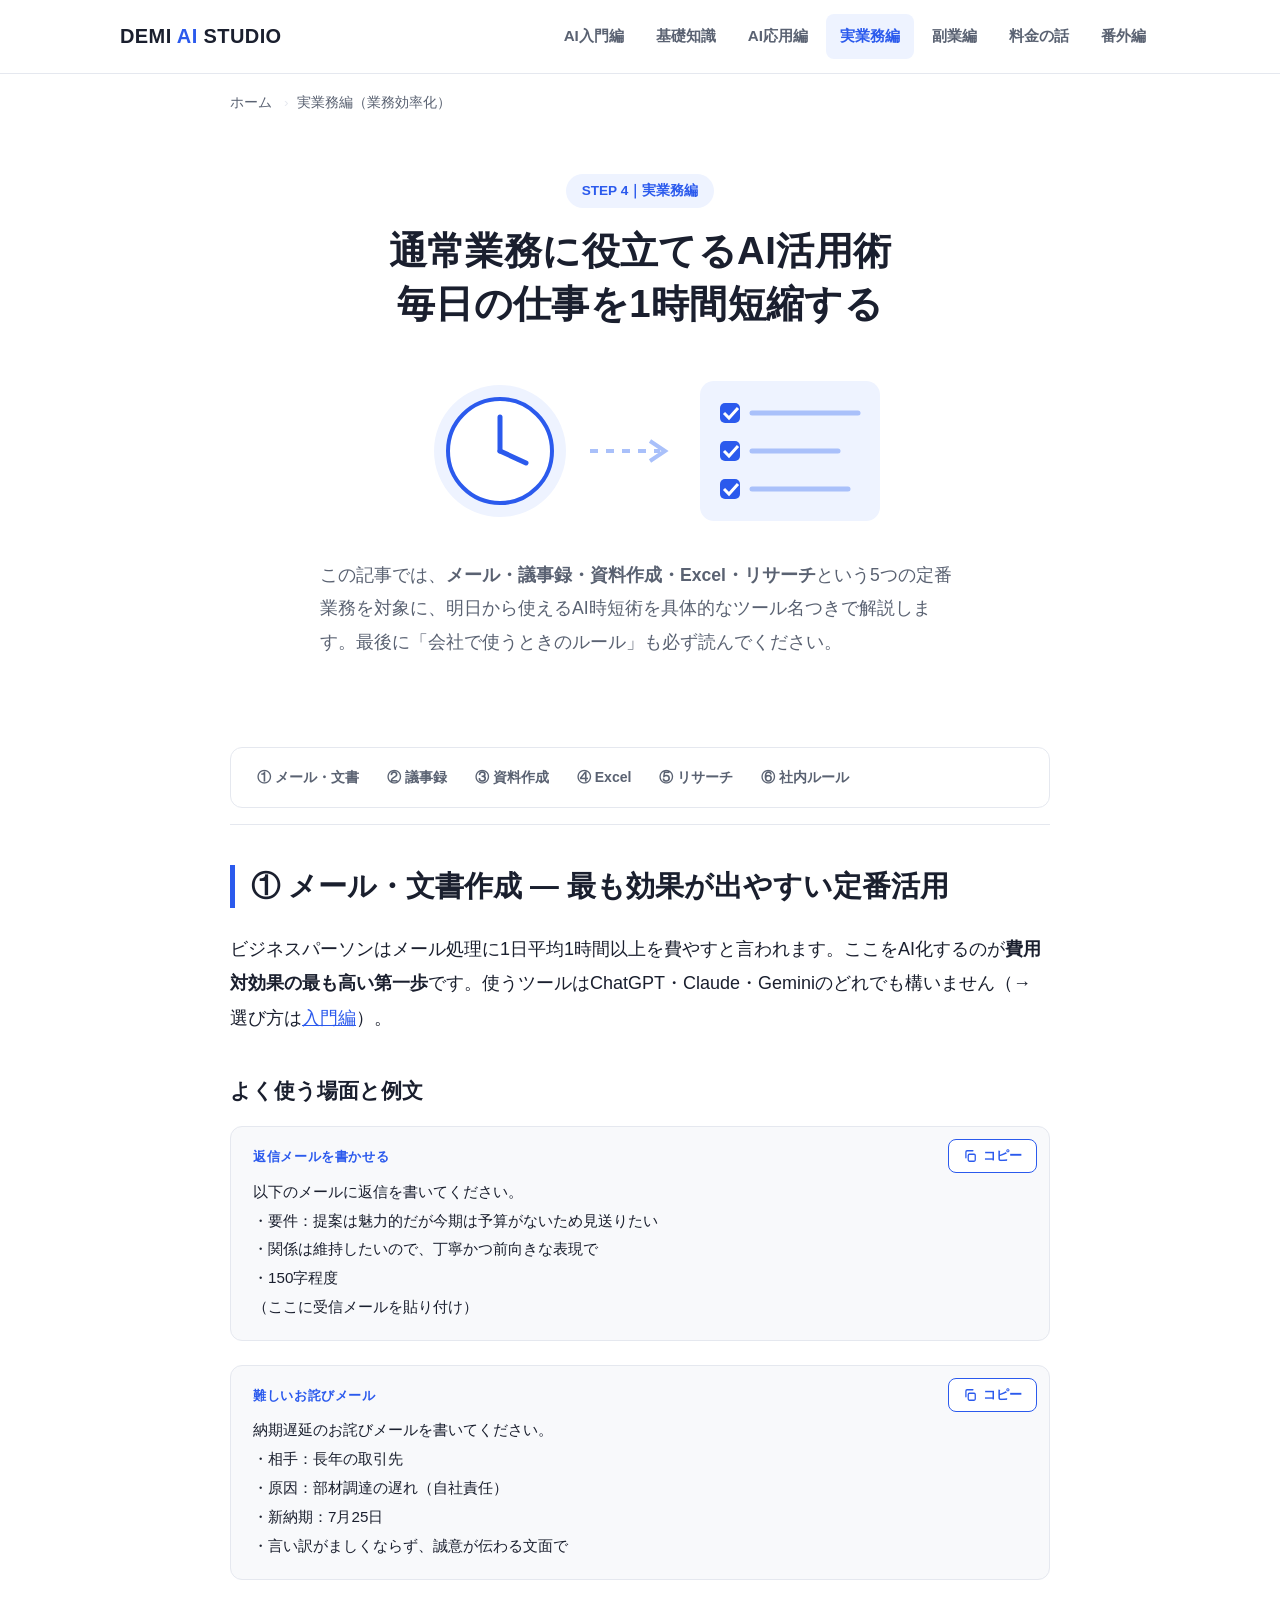
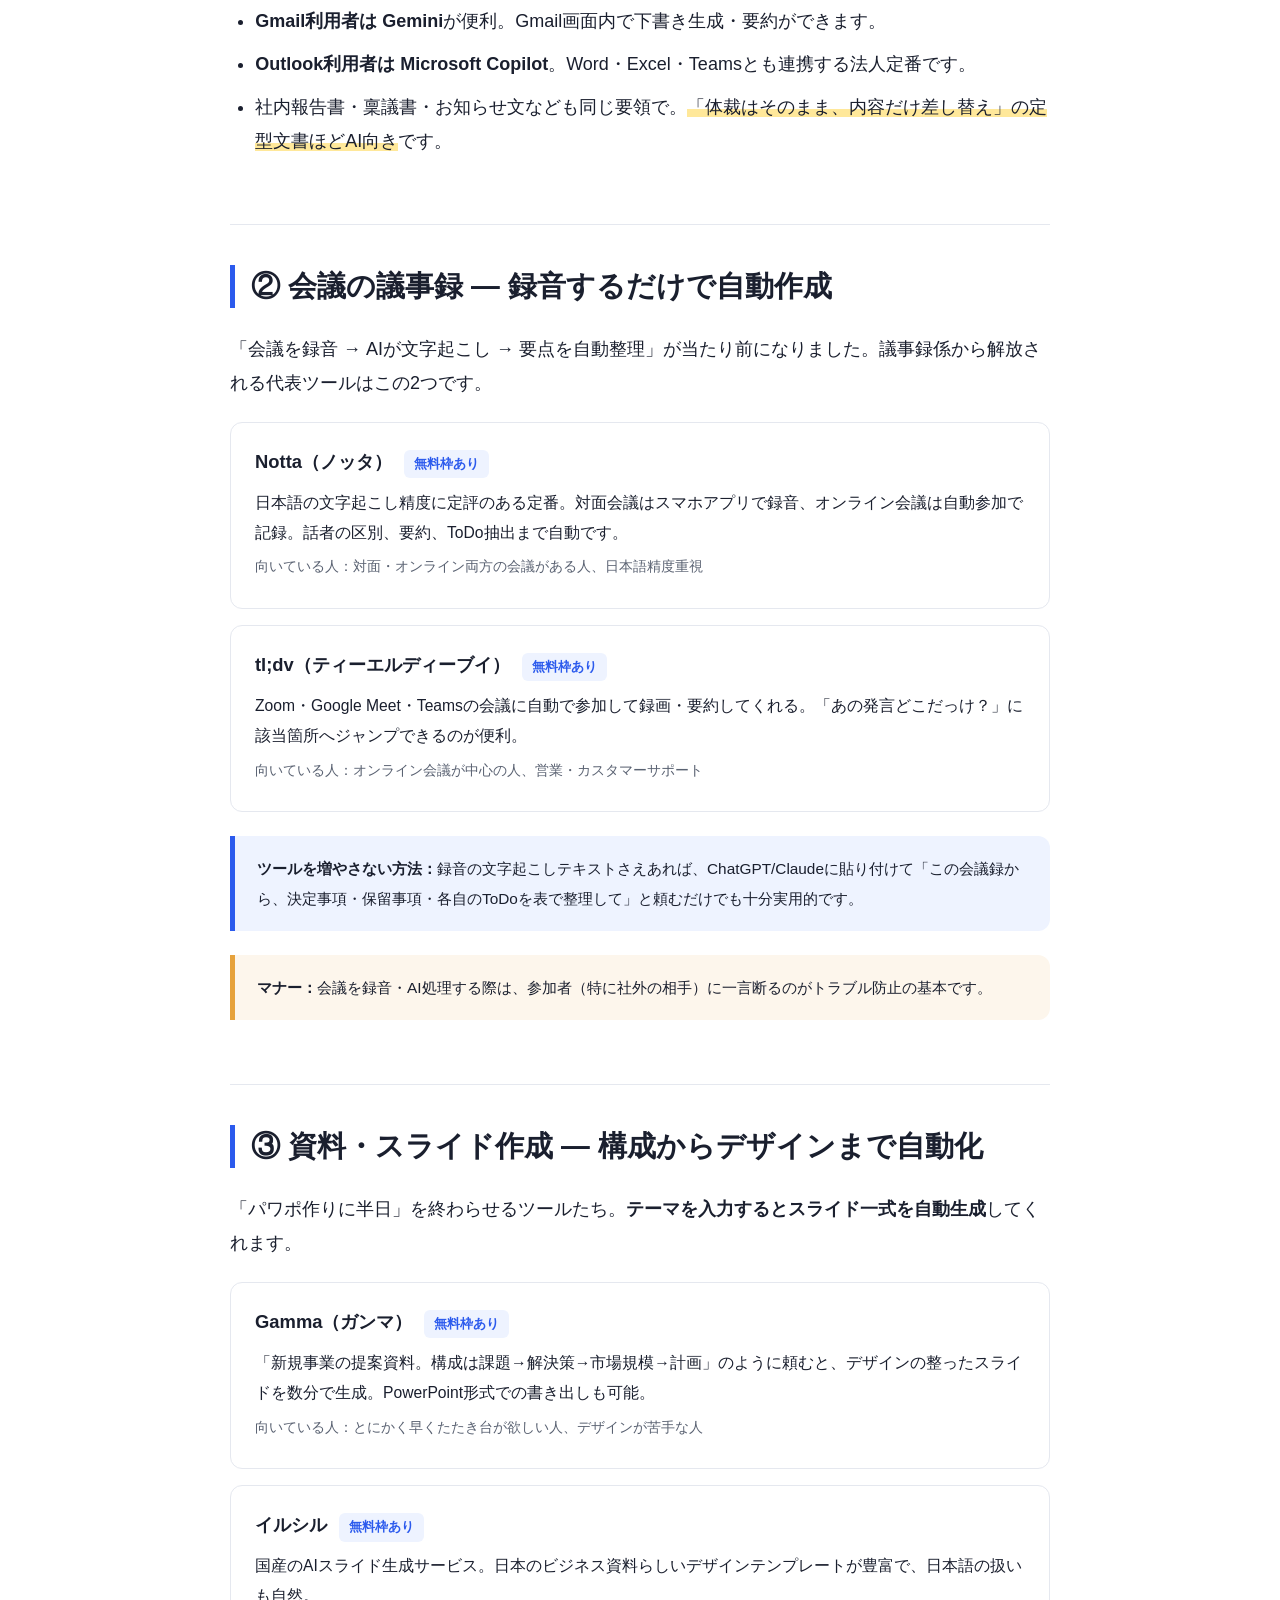
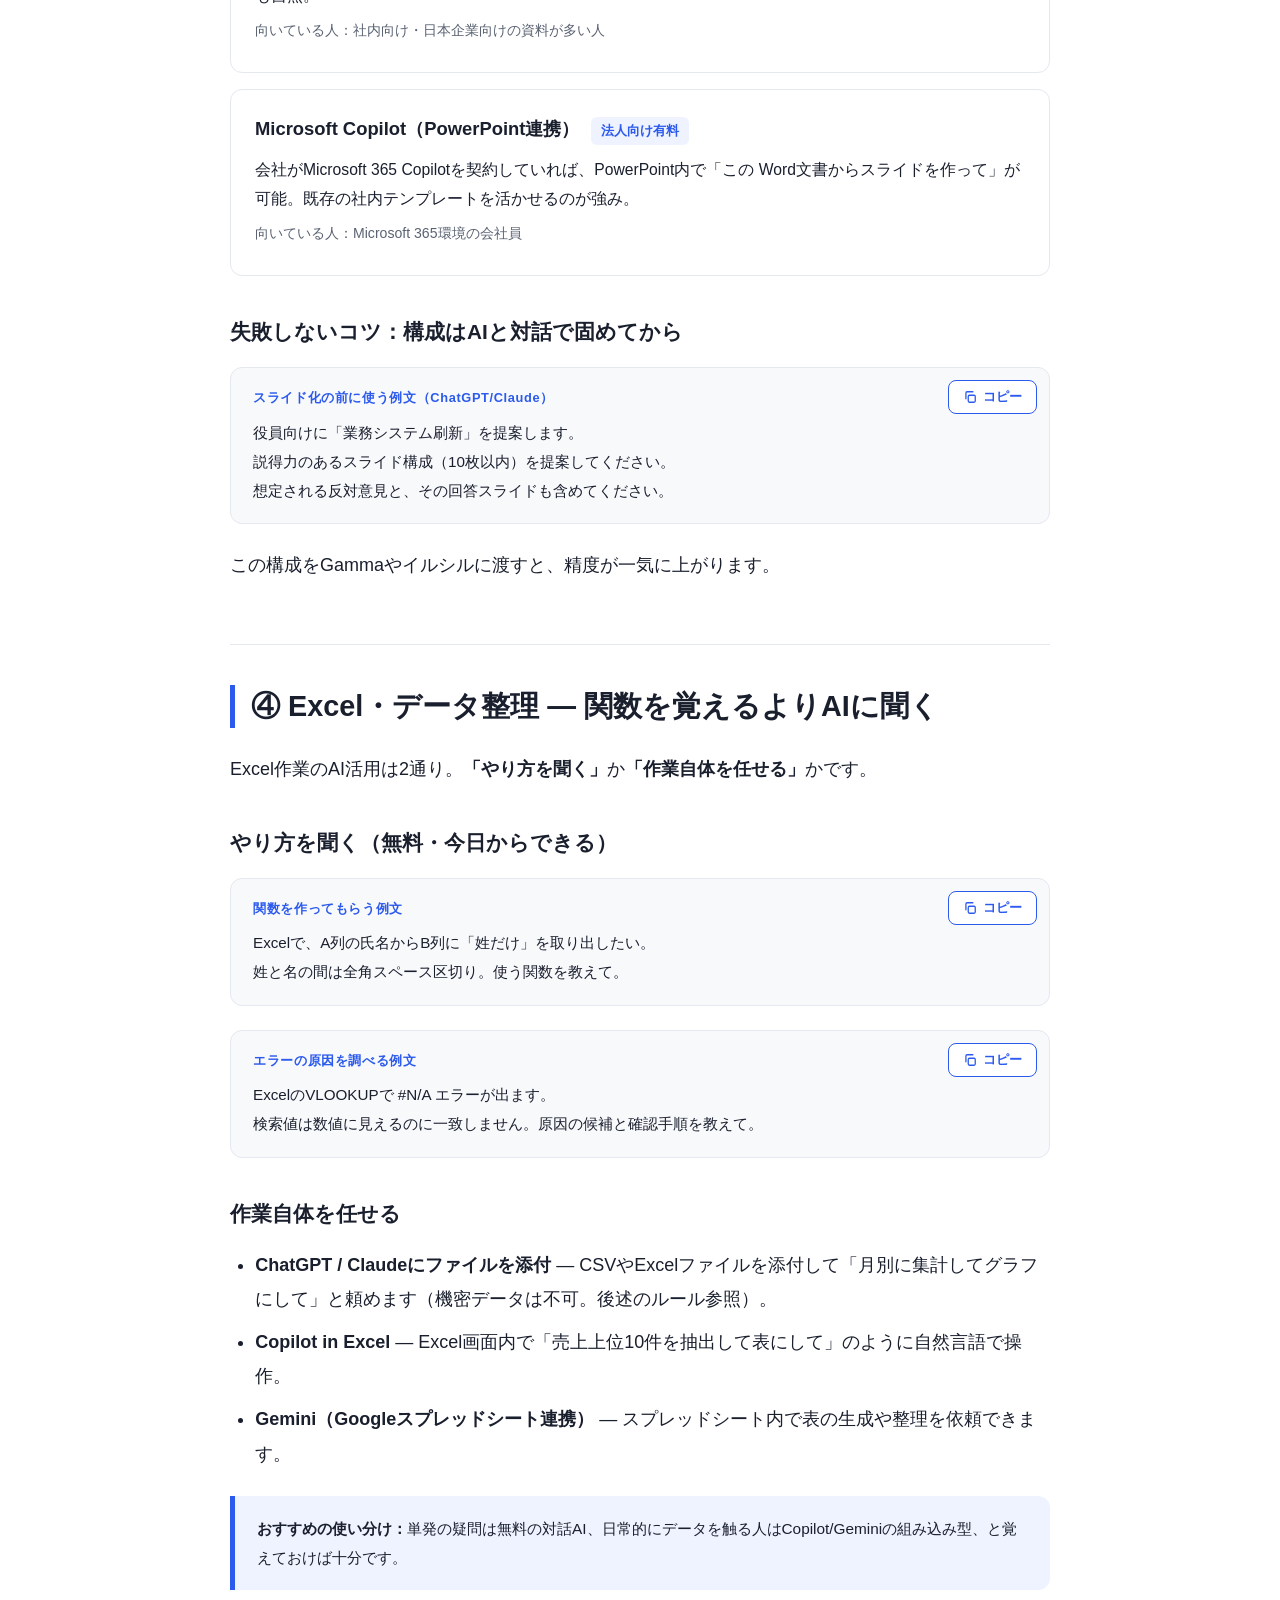
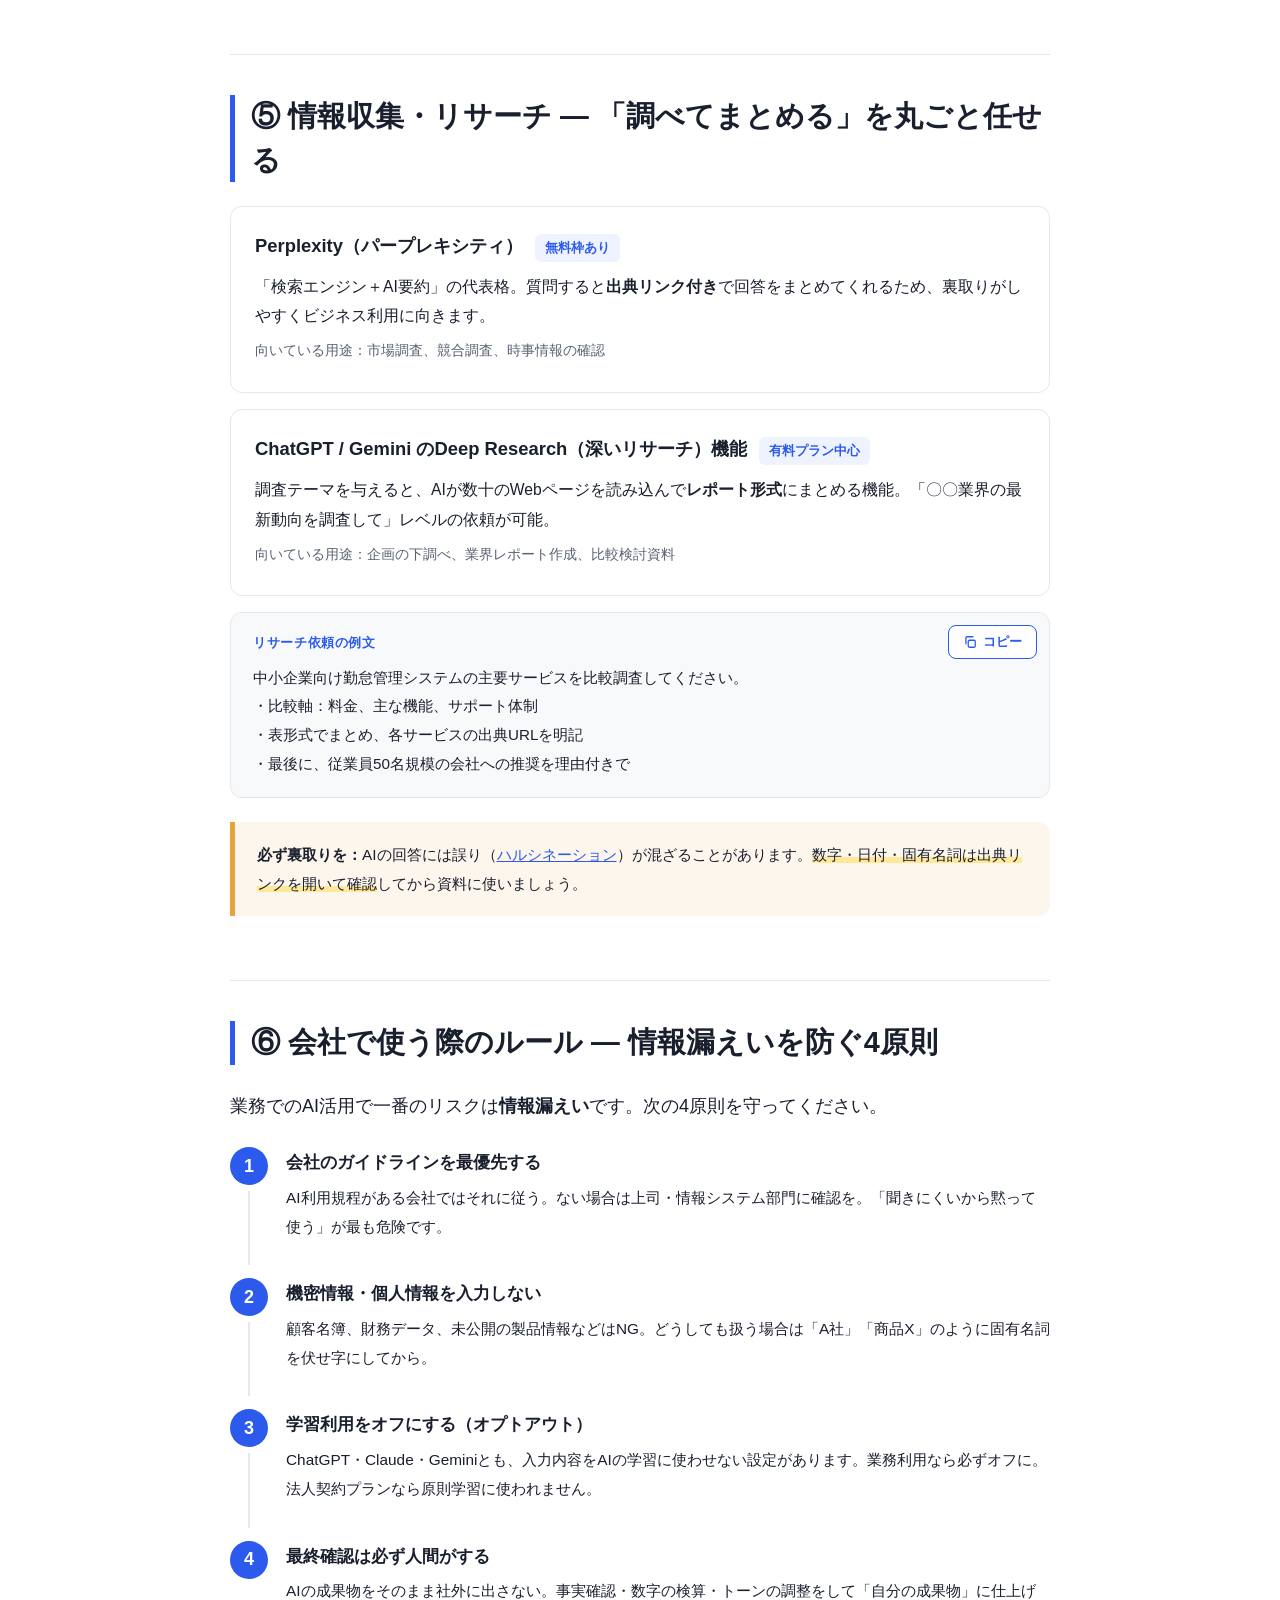
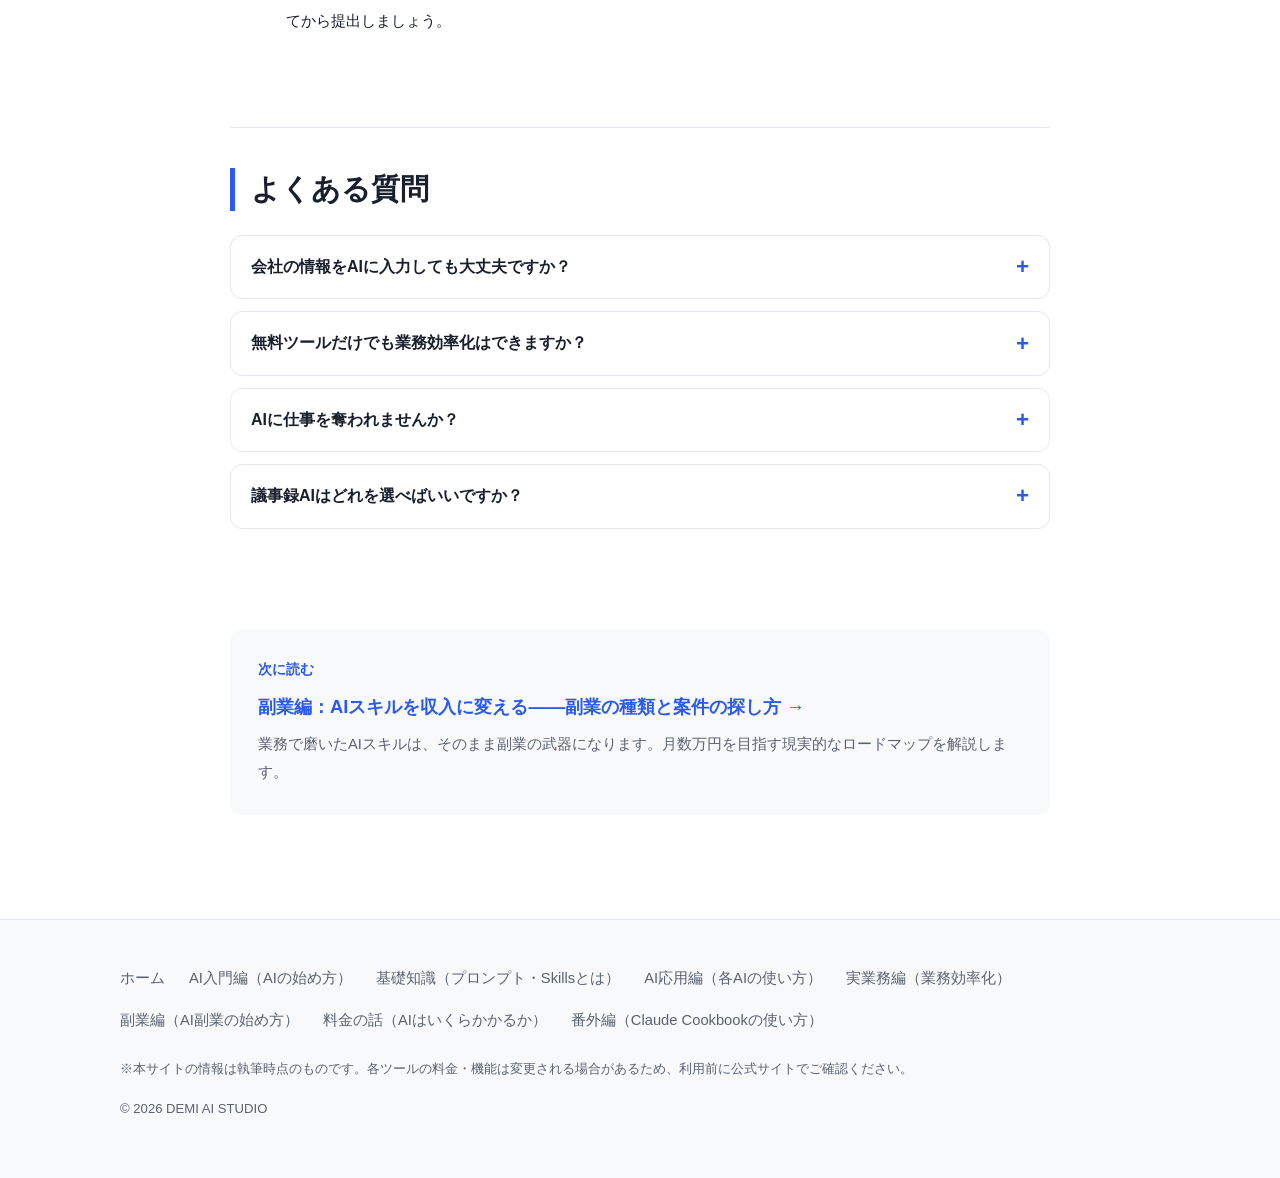
<file: business.html>
<!DOCTYPE html>
<html lang="ja">
<head>
<meta charset="UTF-8">
<meta name="viewport" content="width=device-width, initial-scale=1.0">
<title>実業務編｜AIで業務効率化——メール・議事録・資料作成・Excelの時短術 | DEMI AI STUDIO</title>
<meta name="description" content="毎日の仕事をAIで1時間短縮。メール作成、議事録の自動化（Notta・tl;dv）、資料作成（Gamma・イルシル）、Excelのデータ整理、リサーチ（Perplexity）まで、明日から使える業務効率化ツールと使い方を解説します。">
<link rel="canonical" href="https://supadondada.github.io/demi-ai-studio/business.html">
<meta property="og:type" content="article">
<meta property="og:site_name" content="DEMI AI STUDIO">
<meta property="og:title" content="実業務編｜AIで業務効率化——メール・議事録・資料作成・Excelの時短術">
<meta property="og:description" content="メール・議事録・資料作成・Excel・リサーチ。毎日の仕事をAIで1時間短縮する具体的なツールと使い方。">
<meta property="og:url" content="https://supadondada.github.io/demi-ai-studio/business.html">
<meta property="og:image" content="https://supadondada.github.io/demi-ai-studio/ogp.png">
<meta property="og:locale" content="ja_JP">
<meta name="twitter:card" content="summary_large_image">
<meta name="twitter:title" content="実業務編｜AIで業務効率化——メール・議事録・資料作成・Excelの時短術">
<meta name="twitter:description" content="毎日の仕事をAIで1時間短縮する具体的なツールと使い方を解説。">
<link rel="stylesheet" href="style.css">
<script src="script.js" defer></script>
<script type="application/ld+json">
{
  "@context": "https://schema.org",
  "@type": "Article",
  "headline": "実業務編｜AIで業務効率化——メール・議事録・資料作成・Excelの時短術",
  "description": "メール作成、議事録自動化、資料作成、Excel整理、リサーチなど業務でのAI活用法を解説",
  "inLanguage": "ja",
  "mainEntityOfPage": "https://supadondada.github.io/demi-ai-studio/business.html",
  "author": { "@type": "Organization", "name": "DEMI AI STUDIO" },
  "publisher": { "@type": "Organization", "name": "DEMI AI STUDIO" }
}
</script>
<script type="application/ld+json">
{
  "@context": "https://schema.org",
  "@type": "BreadcrumbList",
  "itemListElement": [
    { "@type": "ListItem", "position": 1, "name": "ホーム", "item": "https://supadondada.github.io/demi-ai-studio/" },
    { "@type": "ListItem", "position": 2, "name": "実業務編（業務効率化）", "item": "https://supadondada.github.io/demi-ai-studio/business.html" }
  ]
}
</script>
<script type="application/ld+json">
{
  "@context": "https://schema.org",
  "@type": "FAQPage",
  "mainEntity": [
    {
      "@type": "Question",
      "name": "会社の情報をAIに入力しても大丈夫ですか？",
      "acceptedAnswer": { "@type": "Answer", "text": "原則として、社外秘の情報や個人情報はそのまま入力しないでください。会社にAI利用ガイドラインがあればそれに従い、なければ固有名詞を伏せ字にする、学習利用をオフにする、法人向けプランを使うなどの対策をとりましょう。" }
    },
    {
      "@type": "Question",
      "name": "無料ツールだけでも業務効率化はできますか？",
      "acceptedAnswer": { "@type": "Answer", "text": "できます。ChatGPT・Claude・Geminiの無料プランでメール作成や要約は十分こなせます。議事録や資料作成の専用ツールも無料枠があるため、まず無料で試して効果を実感してから有料化を検討すれば十分です。" }
    },
    {
      "@type": "Question",
      "name": "AIに仕事を奪われませんか？",
      "acceptedAnswer": { "@type": "Answer", "text": "AIに仕事を奪われるというより「AIを使う人と使わない人の差が開く」のが実態です。定型作業をAIに任せ、判断・交渉・企画など人にしかできない仕事に時間を使う人ほど評価される傾向にあります。" }
    },
    {
      "@type": "Question",
      "name": "議事録AIはどれを選べばいいですか？",
      "acceptedAnswer": { "@type": "Answer", "text": "日本語の対面会議や汎用性重視ならNotta、Zoom・Google Meetなどオンライン会議の自動参加・自動要約ならtl;dvが定番です。どちらも無料枠があるので、実際の会議で試して精度を比べるのがおすすめです。" }
    }
  ]
}
</script>
</head>
<body>

<header class="site-header">
  <div class="header-inner">
    <a href="index.html" class="site-logo">DEMI <span>AI</span> STUDIO</a>
    <nav class="global-nav" aria-label="グローバルナビゲーション">
      <ul>
        <li><a href="start.html">AI入門編</a></li>
        <li><a href="basics.html">基礎知識</a></li>
        <li><a href="howto.html">AI応用編</a></li>
        <li><a href="business.html" aria-current="page">実業務編</a></li>
        <li><a href="sidejob.html">副業編</a></li>
        <li><a href="pricing.html">料金の話</a></li>
        <li><a href="cookbook.html">番外編</a></li>
      </ul>
    </nav>
  </div>
</header>

<nav class="breadcrumb" aria-label="パンくずリスト">
  <ol>
    <li><a href="index.html">ホーム</a></li>
    <li>実業務編（業務効率化）</li>
  </ol>
</nav>

<main>
  <article>
    <div class="hero">
      <p class="hero-label">STEP 4｜実業務編</p>
      <h1>通常業務に役立てるAI活用術<br>毎日の仕事を1時間短縮する</h1>
      <div class="hero-visual" role="img" aria-label="AIで業務時間が短縮されることを表すイラスト。時計とチェックリストが描かれている">
        <svg viewBox="0 0 560 200" xmlns="http://www.w3.org/2000/svg" aria-hidden="true">
          <circle cx="140" cy="100" r="66" fill="#eef3ff"/>
          <circle cx="140" cy="100" r="52" fill="#ffffff" stroke="#2b5aed" stroke-width="4"/>
          <line x1="140" y1="100" x2="140" y2="66" stroke="#2b5aed" stroke-width="5" stroke-linecap="round"/>
          <line x1="140" y1="100" x2="166" y2="112" stroke="#2b5aed" stroke-width="5" stroke-linecap="round"/>
          <path d="M 230 100 L 300 100" stroke="#a9c0fa" stroke-width="4" stroke-dasharray="8 8"/>
          <path d="M 290 90 L 305 100 L 290 110" fill="none" stroke="#a9c0fa" stroke-width="4"/>
          <rect x="340" y="30" width="180" height="140" rx="14" fill="#eef3ff"/>
          <rect x="360" y="52" width="20" height="20" rx="5" fill="#2b5aed"/>
          <path d="M 364 62 l 5 5 l 9 -10" stroke="#ffffff" stroke-width="3" fill="none"/>
          <line x1="392" y1="62" x2="498" y2="62" stroke="#a9c0fa" stroke-width="5" stroke-linecap="round"/>
          <rect x="360" y="90" width="20" height="20" rx="5" fill="#2b5aed"/>
          <path d="M 364 100 l 5 5 l 9 -10" stroke="#ffffff" stroke-width="3" fill="none"/>
          <line x1="392" y1="100" x2="478" y2="100" stroke="#a9c0fa" stroke-width="5" stroke-linecap="round"/>
          <rect x="360" y="128" width="20" height="20" rx="5" fill="#2b5aed"/>
          <path d="M 364 138 l 5 5 l 9 -10" stroke="#ffffff" stroke-width="3" fill="none"/>
          <line x1="392" y1="138" x2="488" y2="138" stroke="#a9c0fa" stroke-width="5" stroke-linecap="round"/>
        </svg>
      </div>
      <p class="lead">この記事では、<strong>メール・議事録・資料作成・Excel・リサーチ</strong>という5つの定番業務を対象に、明日から使えるAI時短術を具体的なツール名つきで解説します。最後に「会社で使うときのルール」も必ず読んでください。</p>
    </div>

    <div class="content">

      <nav class="anchor-nav" aria-label="ページ内ナビゲーション">
        <ul>
          <li><a href="#mail">① メール・文書</a></li>
          <li><a href="#minutes">② 議事録</a></li>
          <li><a href="#slides">③ 資料作成</a></li>
          <li><a href="#excel">④ Excel</a></li>
          <li><a href="#research">⑤ リサーチ</a></li>
          <li><a href="#rules">⑥ 社内ルール</a></li>
        </ul>
      </nav>

      <section class="section" aria-labelledby="mail">
        <h2 id="mail">① メール・文書作成 — 最も効果が出やすい定番活用</h2>
        <p>ビジネスパーソンはメール処理に1日平均1時間以上を費やすと言われます。ここをAI化するのが<strong>費用対効果の最も高い第一歩</strong>です。使うツールはChatGPT・Claude・Geminiのどれでも構いません（→ 選び方は<a href="start.html">入門編</a>）。</p>

        <h3>よく使う場面と例文</h3>
        <div class="prompt-box">
          <span class="prompt-label">返信メールを書かせる</span>
          <code>以下のメールに返信を書いてください。
・要件：提案は魅力的だが今期は予算がないため見送りたい
・関係は維持したいので、丁寧かつ前向きな表現で
・150字程度
（ここに受信メールを貼り付け）</code>
        </div>
        <div class="prompt-box">
          <span class="prompt-label">難しいお詫びメール</span>
          <code>納期遅延のお詫びメールを書いてください。
・相手：長年の取引先
・原因：部材調達の遅れ（自社責任）
・新納期：7月25日
・言い訳がましくならず、誠意が伝わる文面で</code>
        </div>
        <ul>
          <li><strong>Gmail利用者は Gemini</strong>が便利。Gmail画面内で下書き生成・要約ができます。</li>
          <li><strong>Outlook利用者は Microsoft Copilot</strong>。Word・Excel・Teamsとも連携する法人定番です。</li>
          <li>社内報告書・稟議書・お知らせ文なども同じ要領で。<em>「体裁はそのまま、内容だけ差し替え」の定型文書ほどAI向き</em>です。</li>
        </ul>
      </section>

      <section class="section" aria-labelledby="minutes">
        <h2 id="minutes">② 会議の議事録 — 録音するだけで自動作成</h2>
        <p>「会議を録音 → AIが文字起こし → 要点を自動整理」が当たり前になりました。議事録係から解放される代表ツールはこの2つです。</p>

        <div class="tool">
          <div class="tool-head"><span class="tool-name">Notta（ノッタ）</span><span class="tool-price">無料枠あり</span></div>
          <p>日本語の文字起こし精度に定評のある定番。対面会議はスマホアプリで録音、オンライン会議は自動参加で記録。話者の区別、要約、ToDo抽出まで自動です。</p>
          <p class="tool-for">向いている人：対面・オンライン両方の会議がある人、日本語精度重視</p>
        </div>
        <div class="tool">
          <div class="tool-head"><span class="tool-name">tl;dv（ティーエルディーブイ）</span><span class="tool-price">無料枠あり</span></div>
          <p>Zoom・Google Meet・Teamsの会議に自動で参加して録画・要約してくれる。「あの発言どこだっけ？」に該当箇所へジャンプできるのが便利。</p>
          <p class="tool-for">向いている人：オンライン会議が中心の人、営業・カスタマーサポート</p>
        </div>

        <div class="note-box">
          <strong>ツールを増やさない方法：</strong>録音の文字起こしテキストさえあれば、ChatGPT/Claudeに貼り付けて「この会議録から、決定事項・保留事項・各自のToDoを表で整理して」と頼むだけでも十分実用的です。
        </div>
        <div class="note-box warn">
          <strong>マナー：</strong>会議を録音・AI処理する際は、参加者（特に社外の相手）に一言断るのがトラブル防止の基本です。
        </div>
      </section>

      <section class="section" aria-labelledby="slides">
        <h2 id="slides">③ 資料・スライド作成 — 構成からデザインまで自動化</h2>
        <p>「パワポ作りに半日」を終わらせるツールたち。<strong>テーマを入力するとスライド一式を自動生成</strong>してくれます。</p>

        <div class="tool">
          <div class="tool-head"><span class="tool-name">Gamma（ガンマ）</span><span class="tool-price">無料枠あり</span></div>
          <p>「新規事業の提案資料。構成は課題→解決策→市場規模→計画」のように頼むと、デザインの整ったスライドを数分で生成。PowerPoint形式での書き出しも可能。</p>
          <p class="tool-for">向いている人：とにかく早くたたき台が欲しい人、デザインが苦手な人</p>
        </div>
        <div class="tool">
          <div class="tool-head"><span class="tool-name">イルシル</span><span class="tool-price">無料枠あり</span></div>
          <p>国産のAIスライド生成サービス。日本のビジネス資料らしいデザインテンプレートが豊富で、日本語の扱いも自然。</p>
          <p class="tool-for">向いている人：社内向け・日本企業向けの資料が多い人</p>
        </div>
        <div class="tool">
          <div class="tool-head"><span class="tool-name">Microsoft Copilot（PowerPoint連携）</span><span class="tool-price">法人向け有料</span></div>
          <p>会社がMicrosoft 365 Copilotを契約していれば、PowerPoint内で「この Word文書からスライドを作って」が可能。既存の社内テンプレートを活かせるのが強み。</p>
          <p class="tool-for">向いている人：Microsoft 365環境の会社員</p>
        </div>

        <h3>失敗しないコツ：構成はAIと対話で固めてから</h3>
        <div class="prompt-box">
          <span class="prompt-label">スライド化の前に使う例文（ChatGPT/Claude）</span>
          <code>役員向けに「業務システム刷新」を提案します。
説得力のあるスライド構成（10枚以内）を提案してください。
想定される反対意見と、その回答スライドも含めてください。</code>
        </div>
        <p>この構成をGammaやイルシルに渡すと、精度が一気に上がります。</p>
      </section>

      <section class="section" aria-labelledby="excel">
        <h2 id="excel">④ Excel・データ整理 — 関数を覚えるよりAIに聞く</h2>
        <p>Excel作業のAI活用は2通り。<strong>「やり方を聞く」</strong>か<strong>「作業自体を任せる」</strong>かです。</p>

        <h3>やり方を聞く（無料・今日からできる）</h3>
        <div class="prompt-box">
          <span class="prompt-label">関数を作ってもらう例文</span>
          <code>Excelで、A列の氏名からB列に「姓だけ」を取り出したい。
姓と名の間は全角スペース区切り。使う関数を教えて。</code>
        </div>
        <div class="prompt-box">
          <span class="prompt-label">エラーの原因を調べる例文</span>
          <code>ExcelのVLOOKUPで #N/A エラーが出ます。
検索値は数値に見えるのに一致しません。原因の候補と確認手順を教えて。</code>
        </div>

        <h3>作業自体を任せる</h3>
        <ul>
          <li><strong>ChatGPT / Claudeにファイルを添付</strong> — CSVやExcelファイルを添付して「月別に集計してグラフにして」と頼めます（機密データは不可。後述のルール参照）。</li>
          <li><strong>Copilot in Excel</strong> — Excel画面内で「売上上位10件を抽出して表にして」のように自然言語で操作。</li>
          <li><strong>Gemini（Googleスプレッドシート連携）</strong> — スプレッドシート内で表の生成や整理を依頼できます。</li>
        </ul>
        <div class="note-box">
          <strong>おすすめの使い分け：</strong>単発の疑問は無料の対話AI、日常的にデータを触る人はCopilot/Geminiの組み込み型、と覚えておけば十分です。
        </div>
      </section>

      <section class="section" aria-labelledby="research">
        <h2 id="research">⑤ 情報収集・リサーチ — 「調べてまとめる」を丸ごと任せる</h2>
        <div class="tool">
          <div class="tool-head"><span class="tool-name">Perplexity（パープレキシティ）</span><span class="tool-price">無料枠あり</span></div>
          <p>「検索エンジン＋AI要約」の代表格。質問すると<strong>出典リンク付き</strong>で回答をまとめてくれるため、裏取りがしやすくビジネス利用に向きます。</p>
          <p class="tool-for">向いている用途：市場調査、競合調査、時事情報の確認</p>
        </div>
        <div class="tool">
          <div class="tool-head"><span class="tool-name">ChatGPT / Gemini のDeep Research（深いリサーチ）機能</span><span class="tool-price">有料プラン中心</span></div>
          <p>調査テーマを与えると、AIが数十のWebページを読み込んで<strong>レポート形式</strong>にまとめる機能。「〇〇業界の最新動向を調査して」レベルの依頼が可能。</p>
          <p class="tool-for">向いている用途：企画の下調べ、業界レポート作成、比較検討資料</p>
        </div>
        <div class="prompt-box">
          <span class="prompt-label">リサーチ依頼の例文</span>
          <code>中小企業向け勤怠管理システムの主要サービスを比較調査してください。
・比較軸：料金、主な機能、サポート体制
・表形式でまとめ、各サービスの出典URLを明記
・最後に、従業員50名規模の会社への推奨を理由付きで</code>
        </div>
        <div class="note-box warn">
          <strong>必ず裏取りを：</strong>AIの回答には誤り（<a href="basics.html#hallucination">ハルシネーション</a>）が混ざることがあります。<em>数字・日付・固有名詞は出典リンクを開いて確認</em>してから資料に使いましょう。
        </div>
      </section>

      <section class="section" aria-labelledby="rules">
        <h2 id="rules">⑥ 会社で使う際のルール — 情報漏えいを防ぐ4原則</h2>
        <p>業務でのAI活用で一番のリスクは<strong>情報漏えい</strong>です。次の4原則を守ってください。</p>
        <ol class="steps">
          <li>
            <span class="step-title">会社のガイドラインを最優先する</span>
            <p>AI利用規程がある会社ではそれに従う。ない場合は上司・情報システム部門に確認を。「聞きにくいから黙って使う」が最も危険です。</p>
          </li>
          <li>
            <span class="step-title">機密情報・個人情報を入力しない</span>
            <p>顧客名簿、財務データ、未公開の製品情報などはNG。どうしても扱う場合は「A社」「商品X」のように固有名詞を伏せ字にしてから。</p>
          </li>
          <li>
            <span class="step-title">学習利用をオフにする（オプトアウト）</span>
            <p>ChatGPT・Claude・Geminiとも、入力内容をAIの学習に使わせない設定があります。業務利用なら必ずオフに。法人契約プランなら原則学習に使われません。</p>
          </li>
          <li>
            <span class="step-title">最終確認は必ず人間がする</span>
            <p>AIの成果物をそのまま社外に出さない。事実確認・数字の検算・トーンの調整をして「自分の成果物」に仕上げてから提出しましょう。</p>
          </li>
        </ol>
      </section>

      <section class="section faq" aria-labelledby="faq">
        <h2 id="faq">よくある質問</h2>
        <details>
          <summary>会社の情報をAIに入力しても大丈夫ですか？</summary>
          <p class="faq-a">原則として、社外秘の情報や個人情報はそのまま入力しないでください。会社にガイドラインがあればそれに従い、なければ固有名詞を伏せ字にする、学習利用をオフにする、法人向けプランを使うなどの対策をとりましょう。</p>
        </details>
        <details>
          <summary>無料ツールだけでも業務効率化はできますか？</summary>
          <p class="faq-a">できます。対話AIの無料プランでメール作成や要約は十分こなせますし、議事録・資料作成の専用ツールにも無料枠があります。効果を実感してから有料化を検討すれば十分です。</p>
        </details>
        <details>
          <summary>AIに仕事を奪われませんか？</summary>
          <p class="faq-a">実態は「AIを使う人と使わない人の差が開く」です。定型作業をAIに任せて、判断・交渉・企画など人にしかできない仕事に時間を使う人ほど評価される傾向にあります。</p>
        </details>
        <details>
          <summary>議事録AIはどれを選べばいいですか？</summary>
          <p class="faq-a">日本語の対面会議や汎用性重視ならNotta、オンライン会議の自動参加・自動要約ならtl;dvが定番です。どちらも無料枠があるので、実際の会議で精度を比べるのがおすすめです。</p>
        </details>
      </section>

      <aside class="next-read">
        <span class="next-label">次に読む</span>
        <a href="sidejob.html">副業編：AIスキルを収入に変える——副業の種類と案件の探し方 →</a>
        <p>業務で磨いたAIスキルは、そのまま副業の武器になります。月数万円を目指す現実的なロードマップを解説します。</p>
      </aside>

    </div>
  </article>
</main>

<footer class="site-footer">
  <div class="footer-inner">
    <nav class="footer-nav" aria-label="フッターナビゲーション">
      <ul>
        <li><a href="index.html">ホーム</a></li>
        <li><a href="start.html">AI入門編（AIの始め方）</a></li>
        <li><a href="basics.html">基礎知識（プロンプト・Skillsとは）</a></li>
        <li><a href="howto.html">AI応用編（各AIの使い方）</a></li>
        <li><a href="business.html">実業務編（業務効率化）</a></li>
        <li><a href="sidejob.html">副業編（AI副業の始め方）</a></li>
        <li><a href="pricing.html">料金の話（AIはいくらかかるか）</a></li>
        <li><a href="cookbook.html">番外編（Claude Cookbookの使い方）</a></li>
      </ul>
    </nav>
    <p class="footer-note">※本サイトの情報は執筆時点のものです。各ツールの料金・機能は変更される場合があるため、利用前に公式サイトでご確認ください。</p>
    <p class="copyright">© 2026 DEMI AI STUDIO</p>
  </div>
</footer>

</body>
</html>
</file>
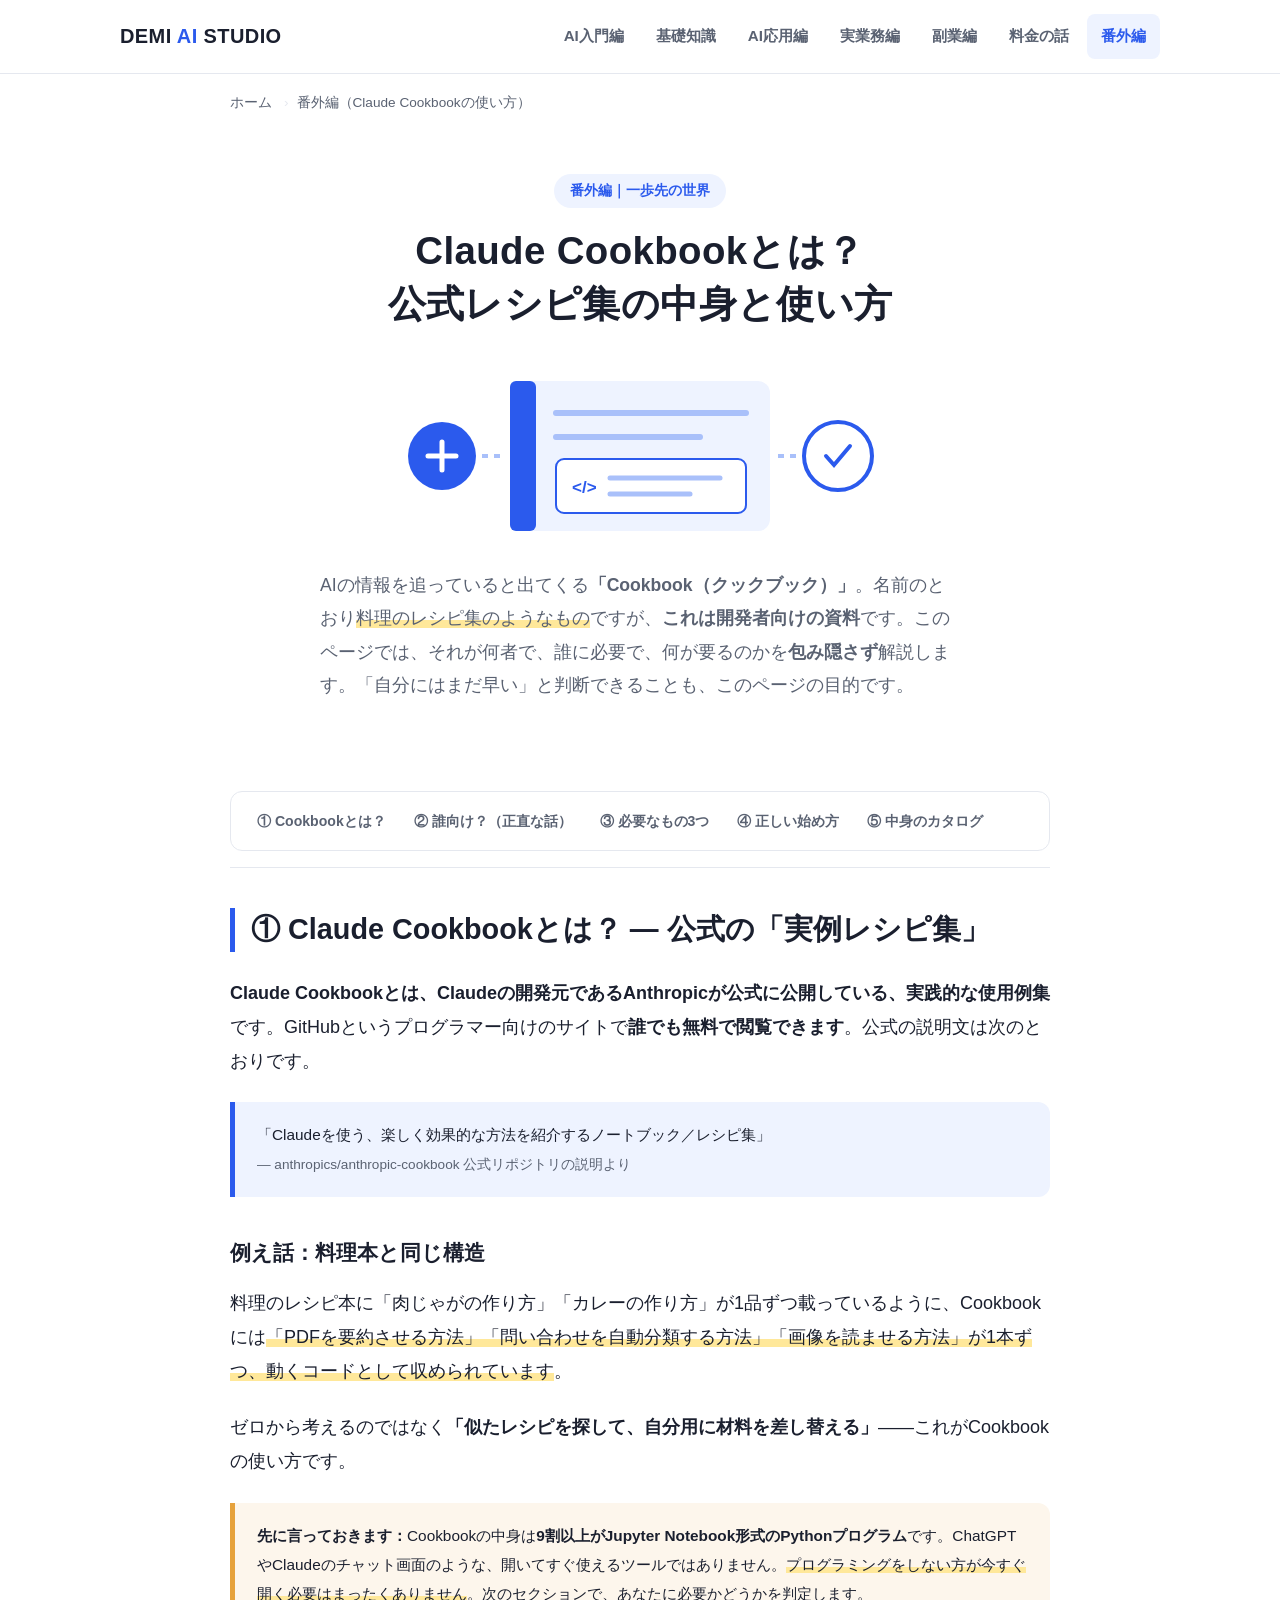
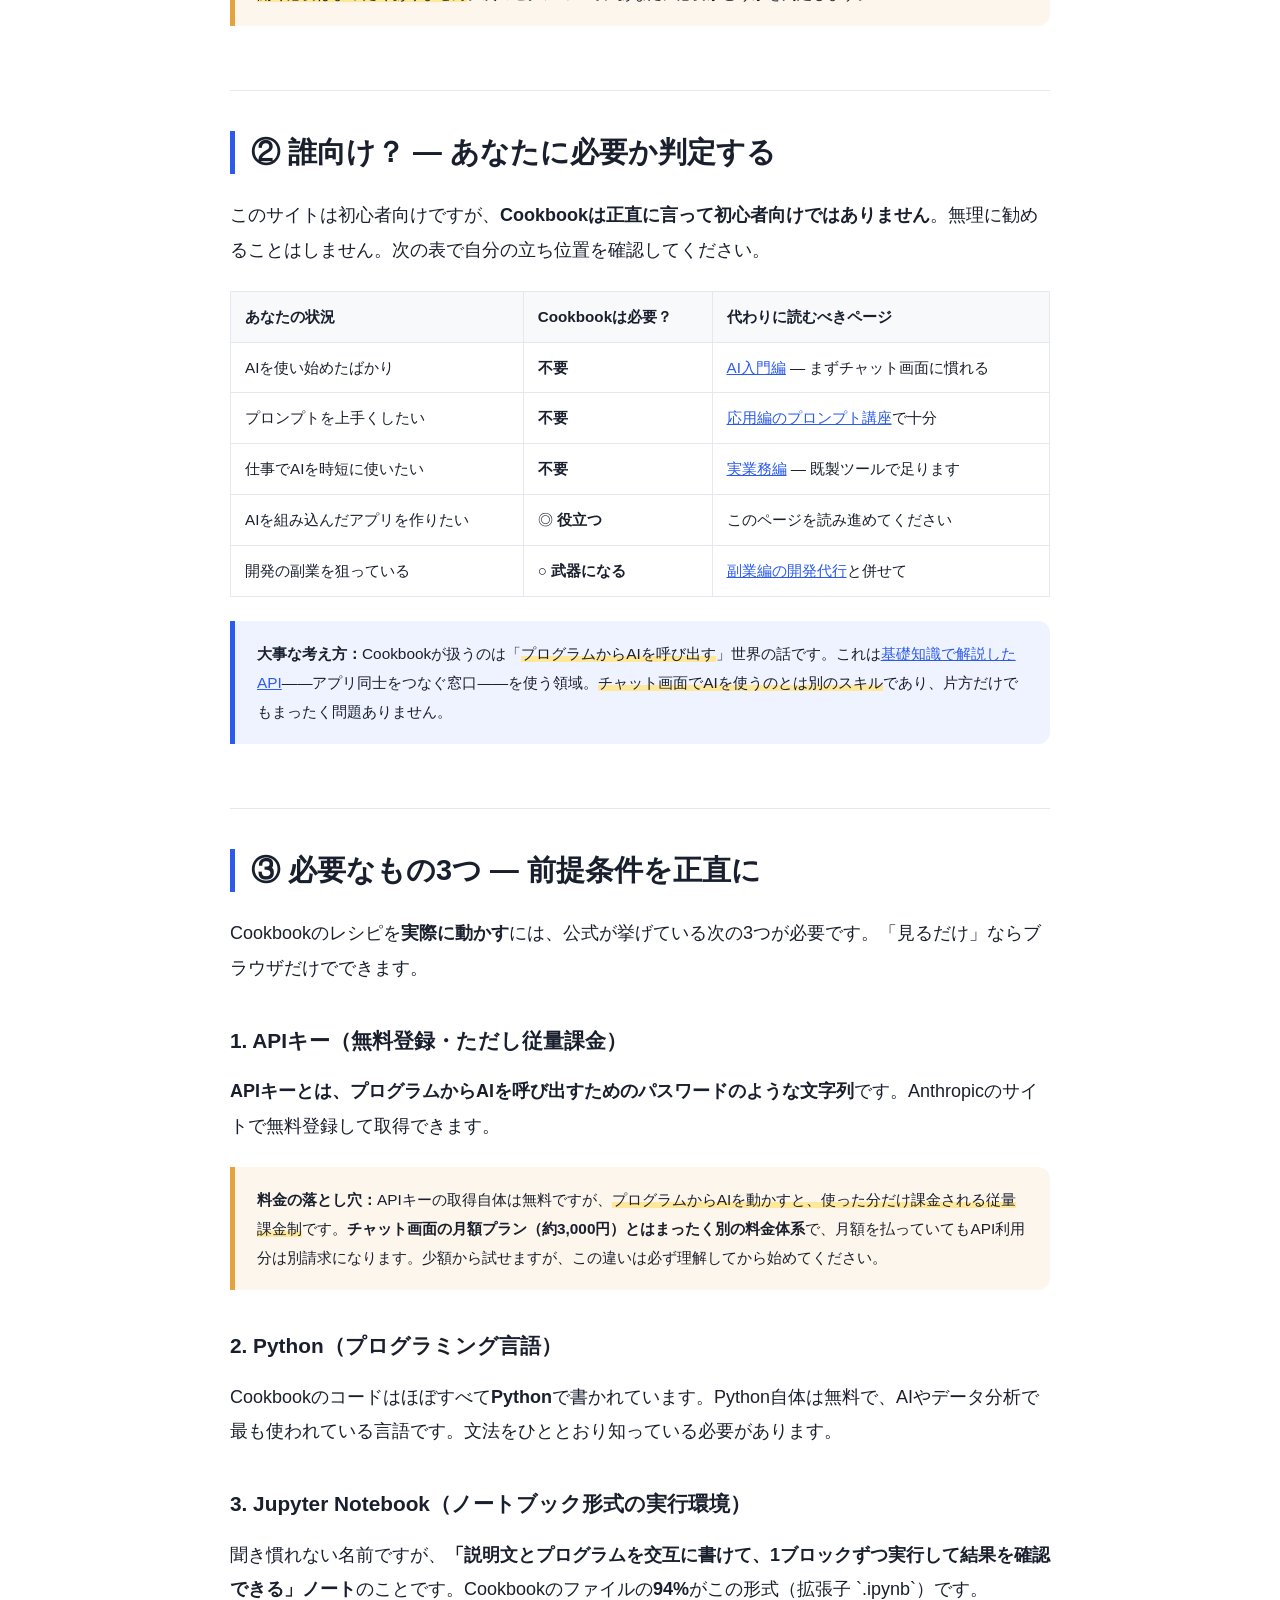
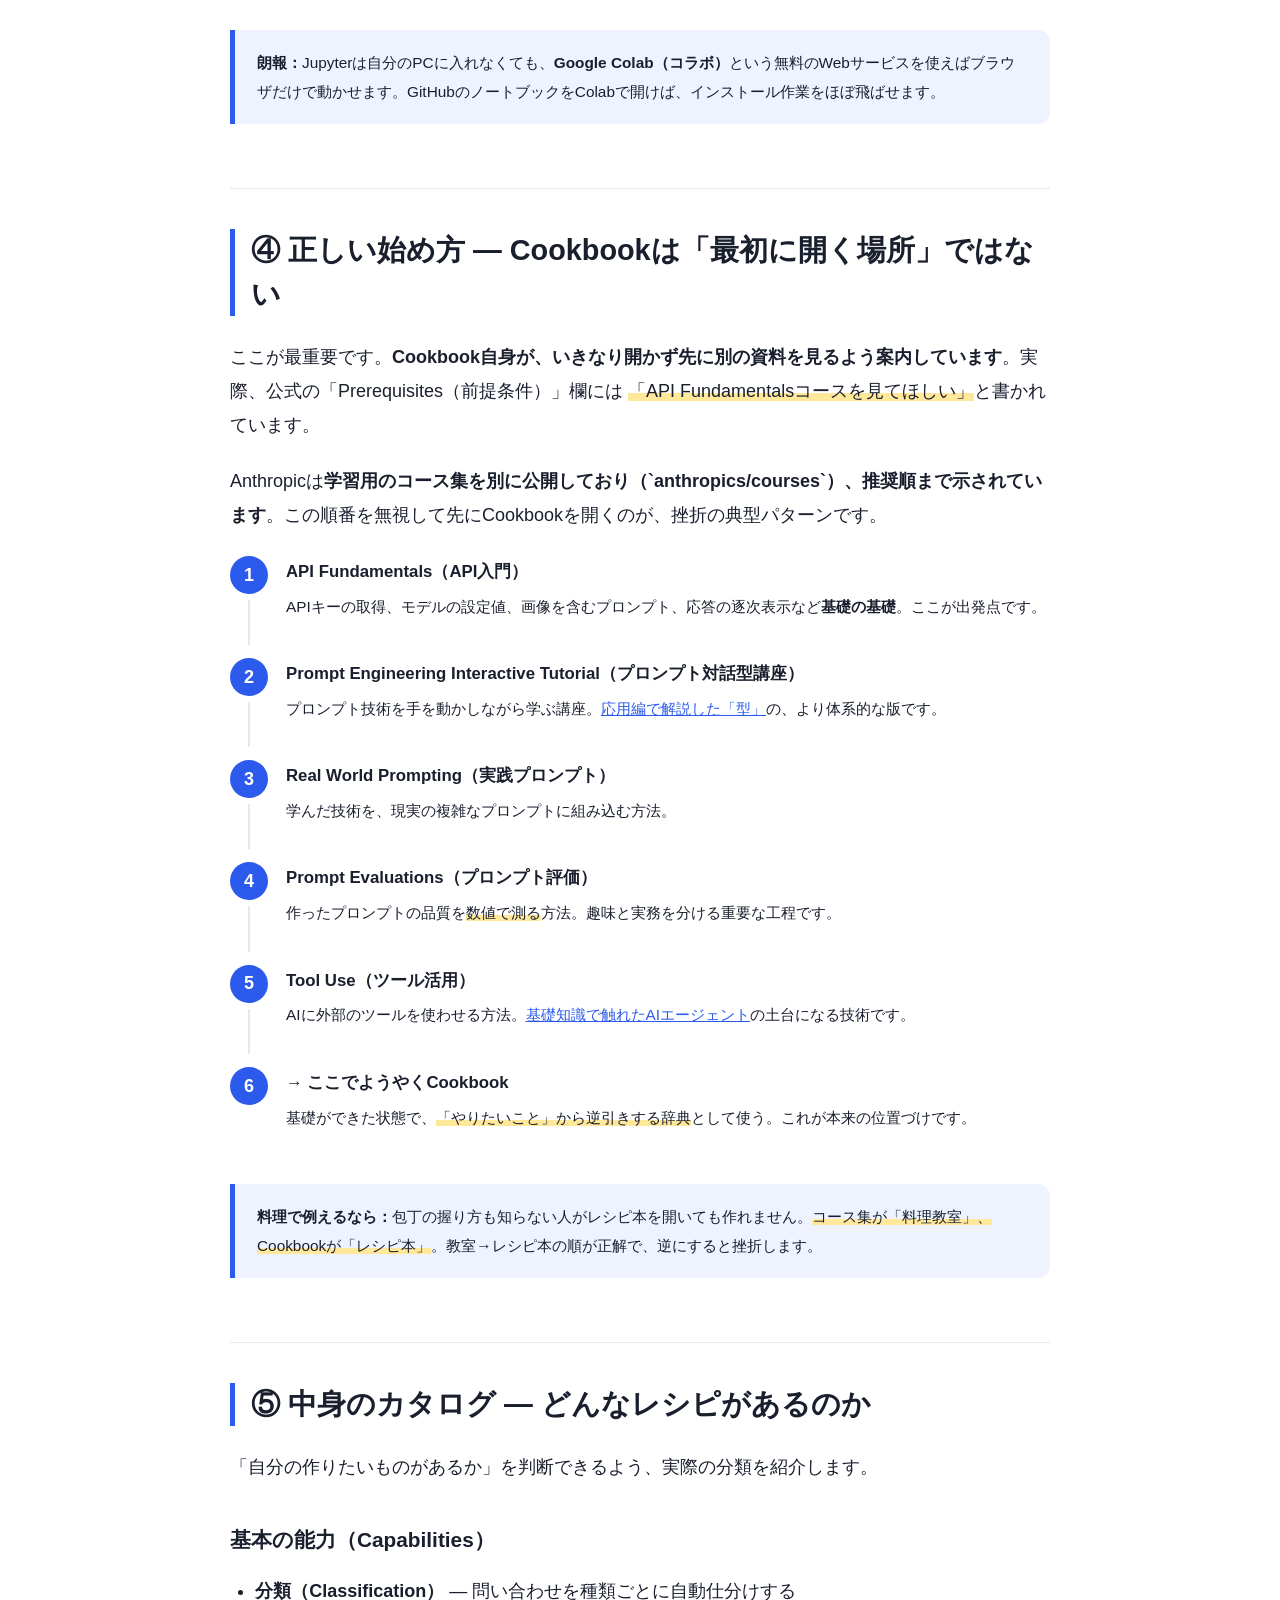
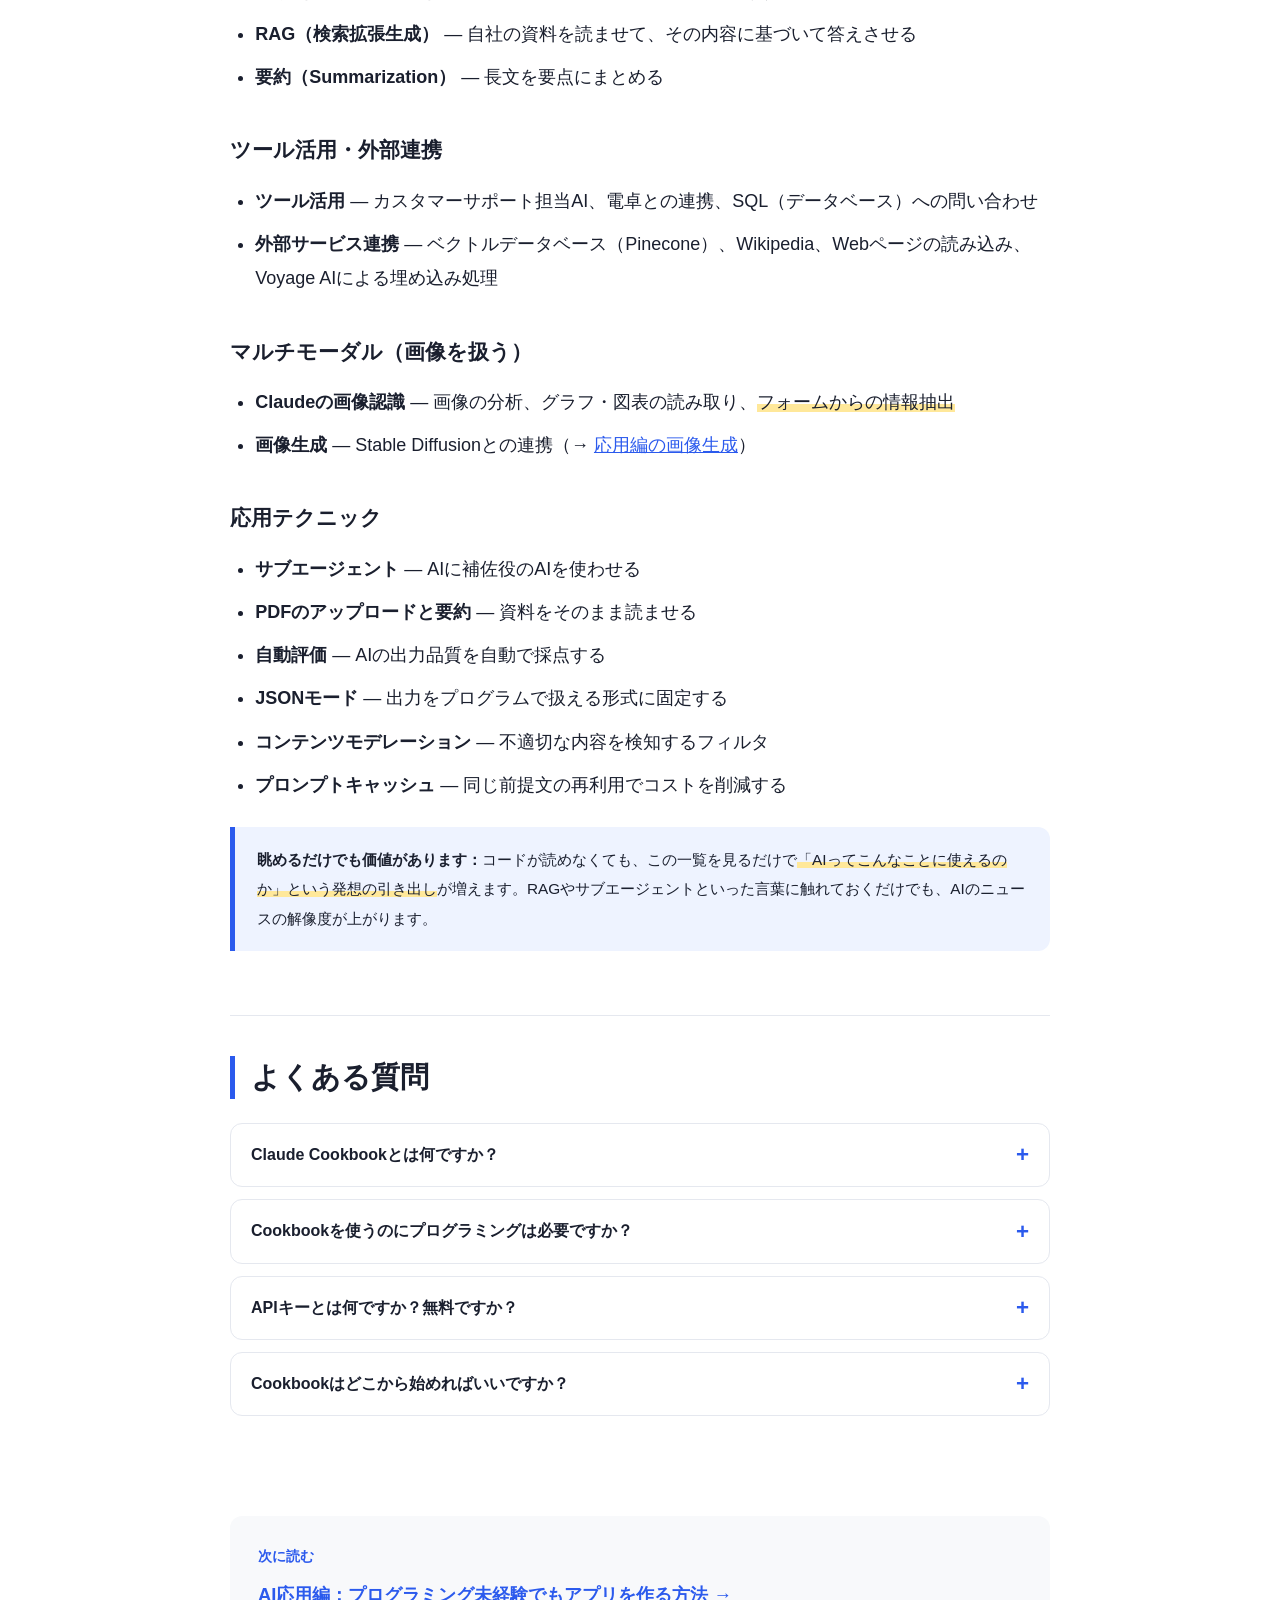
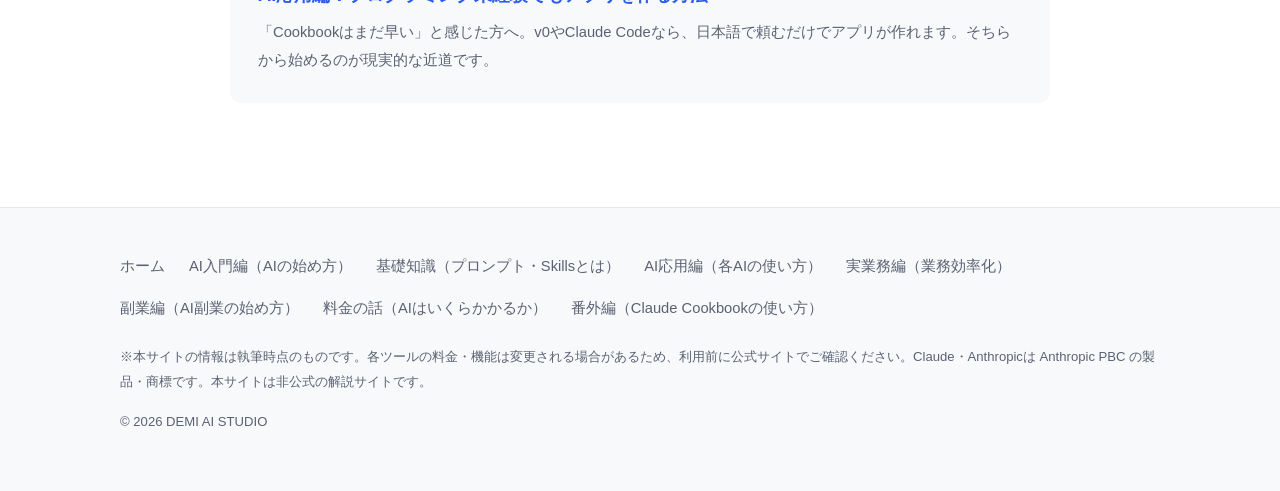
<file: cookbook.html>
<!DOCTYPE html>
<html lang="ja">
<head>
<meta charset="UTF-8">
<meta name="viewport" content="width=device-width, initial-scale=1.0">
<title>番外編｜Claude Cookbookとは？中身と使い方をやさしく解説 | DEMI AI STUDIO</title>
<meta name="description" content="Anthropic公式の「Claude Cookbook」を初心者向けに解説。何が入っているのか、誰向けなのか、Jupyter NotebookやAPIキーといった前提条件、そして無理なく始めるための順番（公式コース→Cookbook）まで、正直に紹介します。">
<link rel="canonical" href="https://supadondada.github.io/demi-ai-studio/cookbook.html">
<meta property="og:type" content="article">
<meta property="og:site_name" content="DEMI AI STUDIO">
<meta property="og:title" content="番外編｜Claude Cookbookとは？中身と使い方をやさしく解説">
<meta property="og:description" content="Anthropic公式のCookbookは何者か、誰向けか、何が必要か。初心者が挫折しないための正しい順番を解説。">
<meta property="og:url" content="https://supadondada.github.io/demi-ai-studio/cookbook.html">
<meta property="og:image" content="https://supadondada.github.io/demi-ai-studio/ogp.png">
<meta property="og:locale" content="ja_JP">
<meta name="twitter:card" content="summary_large_image">
<meta name="twitter:title" content="番外編｜Claude Cookbookとは？中身と使い方をやさしく解説">
<meta name="twitter:description" content="Anthropic公式のCookbookは何者か、誰向けか、何が必要か。初心者向けに正直に解説。">
<link rel="stylesheet" href="style.css">
<script src="script.js" defer></script>
<script type="application/ld+json">
{
  "@context": "https://schema.org",
  "@type": "Article",
  "headline": "番外編｜Claude Cookbookとは？中身と使い方をやさしく解説",
  "description": "Anthropic公式のClaude Cookbookの中身、前提条件、初心者が始めるための順番を解説",
  "inLanguage": "ja",
  "mainEntityOfPage": "https://supadondada.github.io/demi-ai-studio/cookbook.html",
  "author": { "@type": "Organization", "name": "DEMI AI STUDIO" },
  "publisher": { "@type": "Organization", "name": "DEMI AI STUDIO" }
}
</script>
<script type="application/ld+json">
{
  "@context": "https://schema.org",
  "@type": "BreadcrumbList",
  "itemListElement": [
    { "@type": "ListItem", "position": 1, "name": "ホーム", "item": "https://supadondada.github.io/demi-ai-studio/" },
    { "@type": "ListItem", "position": 2, "name": "番外編（Claude Cookbookの使い方）", "item": "https://supadondada.github.io/demi-ai-studio/cookbook.html" }
  ]
}
</script>
<script type="application/ld+json">
{
  "@context": "https://schema.org",
  "@type": "FAQPage",
  "mainEntity": [
    {
      "@type": "Question",
      "name": "Claude Cookbookとは何ですか？",
      "acceptedAnswer": { "@type": "Answer", "text": "Anthropicが公式に公開している、Claudeの実践的な使い方をまとめたサンプル集です。GitHubで無料公開されており、「Claudeを使って分類する」「PDFを要約する」といったテーマごとに、動かせるコードが1本ずつ入っています。ただし中身のほとんどはJupyter Notebook形式のプログラムで、開発者向けの資料です。" }
    },
    {
      "@type": "Question",
      "name": "Cookbookを使うのにプログラミングは必要ですか？",
      "acceptedAnswer": { "@type": "Answer", "text": "必要です。Cookbookのファイルの9割以上はPythonのJupyter Notebookで、動かすにはPythonの実行環境とAPIキーが要ります。プログラミングをしない方は、無理に開く必要はありません。ChatGPTやClaudeの通常画面を使いこなす方が先です。" }
    },
    {
      "@type": "Question",
      "name": "APIキーとは何ですか？無料ですか？",
      "acceptedAnswer": { "@type": "Answer", "text": "APIキーとは、プログラムからAIを呼び出すためのパスワードのような文字列です。Anthropicのサイトで無料登録して取得できますが、実際にプログラムからAIを動かすと使った分だけ料金がかかる従量課金制です。通常のチャット画面の月額プランとは別の料金体系なので注意してください。" }
    },
    {
      "@type": "Question",
      "name": "Cookbookはどこから始めればいいですか？",
      "acceptedAnswer": { "@type": "Answer", "text": "Cookbook自身が「先にAPI Fundamentalsコースを見てほしい」と案内しています。Anthropicは学習用に別途コース集（anthropics/courses）を公開しており、API入門→プロンプトエンジニアリング→実践プロンプト→評価→ツール活用という推奨順があります。Cookbookはその後に開く「逆引き辞典」と考えるのが正解です。" }
    }
  ]
}
</script>
</head>
<body>

<header class="site-header">
  <div class="header-inner">
    <a href="index.html" class="site-logo">DEMI <span>AI</span> STUDIO</a>
    <nav class="global-nav" aria-label="グローバルナビゲーション">
      <ul>
        <li><a href="start.html">AI入門編</a></li>
        <li><a href="basics.html">基礎知識</a></li>
        <li><a href="howto.html">AI応用編</a></li>
        <li><a href="business.html">実業務編</a></li>
        <li><a href="sidejob.html">副業編</a></li>
        <li><a href="pricing.html">料金の話</a></li>
        <li><a href="cookbook.html" aria-current="page">番外編</a></li>
      </ul>
    </nav>
  </div>
</header>

<nav class="breadcrumb" aria-label="パンくずリスト">
  <ol>
    <li><a href="index.html">ホーム</a></li>
    <li>番外編（Claude Cookbookの使い方）</li>
  </ol>
</nav>

<main>
  <article>
    <div class="hero">
      <p class="hero-label">番外編｜一歩先の世界</p>
      <h1>Claude Cookbookとは？<br>公式レシピ集の中身と使い方</h1>
      <div class="hero-visual" role="img" aria-label="料理のレシピ本のように、AIの作り方のレシピが並んでいるイメージイラスト">
        <svg viewBox="0 0 560 210" xmlns="http://www.w3.org/2000/svg" aria-hidden="true">
          <rect x="150" y="30" width="260" height="150" rx="12" fill="#eef3ff"/>
          <rect x="150" y="30" width="26" height="150" rx="6" fill="#2b5aed"/>
          <line x1="196" y1="62" x2="386" y2="62" stroke="#a9c0fa" stroke-width="6" stroke-linecap="round"/>
          <line x1="196" y1="86" x2="340" y2="86" stroke="#a9c0fa" stroke-width="6" stroke-linecap="round"/>
          <rect x="196" y="108" width="190" height="54" rx="8" fill="#ffffff" stroke="#2b5aed" stroke-width="2"/>
          <text x="212" y="142" font-size="17" font-weight="bold" fill="#2b5aed">&lt;/&gt;</text>
          <line x1="250" y1="127" x2="360" y2="127" stroke="#a9c0fa" stroke-width="5" stroke-linecap="round"/>
          <line x1="250" y1="143" x2="330" y2="143" stroke="#a9c0fa" stroke-width="5" stroke-linecap="round"/>
          <circle cx="82" cy="105" r="34" fill="#2b5aed"/>
          <path d="M 68 105 h 28 M 82 91 v 28" stroke="#ffffff" stroke-width="5" stroke-linecap="round"/>
          <path d="M 122 105 L 142 105" stroke="#a9c0fa" stroke-width="4" stroke-dasharray="6 6"/>
          <circle cx="478" cy="105" r="34" fill="none" stroke="#2b5aed" stroke-width="4"/>
          <path d="M 466 105 l 8 9 l 16 -19" stroke="#2b5aed" stroke-width="4" fill="none" stroke-linecap="round"/>
          <path d="M 418 105 L 438 105" stroke="#a9c0fa" stroke-width="4" stroke-dasharray="6 6"/>
        </svg>
      </div>
      <p class="lead">AIの情報を追っていると出てくる<strong>「Cookbook（クックブック）」</strong>。名前のとおり<em>料理のレシピ集のようなもの</em>ですが、<strong>これは開発者向けの資料</strong>です。このページでは、それが何者で、誰に必要で、何が要るのかを<strong>包み隠さず</strong>解説します。「自分にはまだ早い」と判断できることも、このページの目的です。</p>
    </div>

    <div class="content">

      <nav class="anchor-nav" aria-label="ページ内ナビゲーション">
        <ul>
          <li><a href="#what">① Cookbookとは？</a></li>
          <li><a href="#who">② 誰向け？（正直な話）</a></li>
          <li><a href="#need">③ 必要なもの3つ</a></li>
          <li><a href="#order">④ 正しい始め方</a></li>
          <li><a href="#inside">⑤ 中身のカタログ</a></li>
        </ul>
      </nav>

      <section class="section" aria-labelledby="what">
        <h2 id="what">① Claude Cookbookとは？ — 公式の「実例レシピ集」</h2>
        <p><strong>Claude Cookbookとは、Claudeの開発元であるAnthropicが公式に公開している、実践的な使用例集</strong>です。GitHubというプログラマー向けのサイトで<strong>誰でも無料で閲覧できます</strong>。公式の説明文は次のとおりです。</p>
        <div class="note-box">
          「Claudeを使う、楽しく効果的な方法を紹介するノートブック／レシピ集」<br>
          <span style="font-size:0.85rem; color:#5a6272;">— anthropics/anthropic-cookbook 公式リポジトリの説明より</span>
        </div>

        <h3>例え話：料理本と同じ構造</h3>
        <p>料理のレシピ本に「肉じゃがの作り方」「カレーの作り方」が1品ずつ載っているように、Cookbookには<em>「PDFを要約させる方法」「問い合わせを自動分類する方法」「画像を読ませる方法」が1本ずつ、動くコードとして収められています</em>。</p>
        <p>ゼロから考えるのではなく<strong>「似たレシピを探して、自分用に材料を差し替える」</strong>——これがCookbookの使い方です。</p>

        <div class="note-box warn">
          <strong>先に言っておきます：</strong>Cookbookの中身は<strong>9割以上がJupyter Notebook形式のPythonプログラム</strong>です。ChatGPTやClaudeのチャット画面のような、開いてすぐ使えるツールではありません。<em>プログラミングをしない方が今すぐ開く必要はまったくありません</em>。次のセクションで、あなたに必要かどうかを判定します。
        </div>
      </section>

      <section class="section" aria-labelledby="who">
        <h2 id="who">② 誰向け？ — あなたに必要か判定する</h2>
        <p>このサイトは初心者向けですが、<strong>Cookbookは正直に言って初心者向けではありません</strong>。無理に勧めることはしません。次の表で自分の立ち位置を確認してください。</p>
        <div class="table-wrap">
          <table>
            <thead>
              <tr><th>あなたの状況</th><th>Cookbookは必要？</th><th>代わりに読むべきページ</th></tr>
            </thead>
            <tbody>
              <tr>
                <td>AIを使い始めたばかり</td>
                <td><strong>不要</strong></td>
                <td><a href="start.html">AI入門編</a> — まずチャット画面に慣れる</td>
              </tr>
              <tr>
                <td>プロンプトを上手くしたい</td>
                <td><strong>不要</strong></td>
                <td><a href="howto.html#prompt">応用編のプロンプト講座</a>で十分</td>
              </tr>
              <tr>
                <td>仕事でAIを時短に使いたい</td>
                <td><strong>不要</strong></td>
                <td><a href="business.html">実業務編</a> — 既製ツールで足ります</td>
              </tr>
              <tr>
                <td>AIを組み込んだアプリを作りたい</td>
                <td>◎ <strong>役立つ</strong></td>
                <td>このページを読み進めてください</td>
              </tr>
              <tr>
                <td>開発の副業を狙っている</td>
                <td>○ <strong>武器になる</strong></td>
                <td><a href="sidejob.html#types">副業編の開発代行</a>と併せて</td>
              </tr>
            </tbody>
          </table>
        </div>
        <div class="note-box">
          <strong>大事な考え方：</strong>Cookbookが扱うのは「<em>プログラムからAIを呼び出す</em>」世界の話です。これは<a href="basics.html#api">基礎知識で解説したAPI</a>——アプリ同士をつなぐ窓口——を使う領域。<em>チャット画面でAIを使うのとは別のスキル</em>であり、片方だけでもまったく問題ありません。
        </div>
      </section>

      <section class="section" aria-labelledby="need">
        <h2 id="need">③ 必要なもの3つ — 前提条件を正直に</h2>
        <p>Cookbookのレシピを<strong>実際に動かす</strong>には、公式が挙げている次の3つが必要です。「見るだけ」ならブラウザだけでできます。</p>

        <h3>1. APIキー（無料登録・ただし従量課金）</h3>
        <p><strong>APIキーとは、プログラムからAIを呼び出すためのパスワードのような文字列</strong>です。Anthropicのサイトで無料登録して取得できます。</p>
        <div class="note-box warn">
          <strong>料金の落とし穴：</strong>APIキーの取得自体は無料ですが、<em>プログラムからAIを動かすと、使った分だけ課金される従量課金制</em>です。<strong>チャット画面の月額プラン（約3,000円）とはまったく別の料金体系</strong>で、月額を払っていてもAPI利用分は別請求になります。少額から試せますが、この違いは必ず理解してから始めてください。
        </div>

        <h3>2. Python（プログラミング言語）</h3>
        <p>Cookbookのコードはほぼすべて<strong>Python</strong>で書かれています。Python自体は無料で、AIやデータ分析で最も使われている言語です。文法をひととおり知っている必要があります。</p>

        <h3>3. Jupyter Notebook（ノートブック形式の実行環境）</h3>
        <p>聞き慣れない名前ですが、<strong>「説明文とプログラムを交互に書けて、1ブロックずつ実行して結果を確認できる」ノート</strong>のことです。Cookbookのファイルの<strong>94%</strong>がこの形式（拡張子 `.ipynb`）です。</p>
        <div class="note-box">
          <strong>朗報：</strong>Jupyterは自分のPCに入れなくても、<strong>Google Colab（コラボ）</strong>という無料のWebサービスを使えばブラウザだけで動かせます。GitHubのノートブックをColabで開けば、インストール作業をほぼ飛ばせます。
        </div>
      </section>

      <section class="section" aria-labelledby="order">
        <h2 id="order">④ 正しい始め方 — Cookbookは「最初に開く場所」ではない</h2>
        <p>ここが最重要です。<strong>Cookbook自身が、いきなり開かず先に別の資料を見るよう案内しています</strong>。実際、公式の「Prerequisites（前提条件）」欄には <em>「API Fundamentalsコースを見てほしい」</em>と書かれています。</p>
        <p>Anthropicは<strong>学習用のコース集を別に公開しており（`anthropics/courses`）、推奨順まで示されています</strong>。この順番を無視して先にCookbookを開くのが、挫折の典型パターンです。</p>

        <ol class="steps">
          <li>
            <span class="step-title">API Fundamentals（API入門）</span>
            <p>APIキーの取得、モデルの設定値、画像を含むプロンプト、応答の逐次表示など<strong>基礎の基礎</strong>。ここが出発点です。</p>
          </li>
          <li>
            <span class="step-title">Prompt Engineering Interactive Tutorial（プロンプト対話型講座）</span>
            <p>プロンプト技術を手を動かしながら学ぶ講座。<a href="howto.html#prompt">応用編で解説した「型」</a>の、より体系的な版です。</p>
          </li>
          <li>
            <span class="step-title">Real World Prompting（実践プロンプト）</span>
            <p>学んだ技術を、現実の複雑なプロンプトに組み込む方法。</p>
          </li>
          <li>
            <span class="step-title">Prompt Evaluations（プロンプト評価）</span>
            <p>作ったプロンプトの品質を<em>数値で測る</em>方法。趣味と実務を分ける重要な工程です。</p>
          </li>
          <li>
            <span class="step-title">Tool Use（ツール活用）</span>
            <p>AIに外部のツールを使わせる方法。<a href="basics.html#agent">基礎知識で触れたAIエージェント</a>の土台になる技術です。</p>
          </li>
          <li>
            <span class="step-title">→ ここでようやくCookbook</span>
            <p>基礎ができた状態で、<em>「やりたいこと」から逆引きする辞典</em>として使う。これが本来の位置づけです。</p>
          </li>
        </ol>

        <div class="note-box">
          <strong>料理で例えるなら：</strong>包丁の握り方も知らない人がレシピ本を開いても作れません。<em>コース集が「料理教室」、Cookbookが「レシピ本」</em>。教室→レシピ本の順が正解で、逆にすると挫折します。
        </div>
      </section>

      <section class="section" aria-labelledby="inside">
        <h2 id="inside">⑤ 中身のカタログ — どんなレシピがあるのか</h2>
        <p>「自分の作りたいものがあるか」を判断できるよう、実際の分類を紹介します。</p>

        <h3>基本の能力（Capabilities）</h3>
        <ul>
          <li><strong>分類（Classification）</strong> — 問い合わせを種類ごとに自動仕分けする</li>
          <li><strong>RAG（検索拡張生成）</strong> — 自社の資料を読ませて、その内容に基づいて答えさせる</li>
          <li><strong>要約（Summarization）</strong> — 長文を要点にまとめる</li>
        </ul>

        <h3>ツール活用・外部連携</h3>
        <ul>
          <li><strong>ツール活用</strong> — カスタマーサポート担当AI、電卓との連携、SQL（データベース）への問い合わせ</li>
          <li><strong>外部サービス連携</strong> — ベクトルデータベース（Pinecone）、Wikipedia、Webページの読み込み、Voyage AIによる埋め込み処理</li>
        </ul>

        <h3>マルチモーダル（画像を扱う）</h3>
        <ul>
          <li><strong>Claudeの画像認識</strong> — 画像の分析、グラフ・図表の読み取り、<em>フォームからの情報抽出</em></li>
          <li><strong>画像生成</strong> — Stable Diffusionとの連携（→ <a href="howto.html#image">応用編の画像生成</a>）</li>
        </ul>

        <h3>応用テクニック</h3>
        <ul>
          <li><strong>サブエージェント</strong> — AIに補佐役のAIを使わせる</li>
          <li><strong>PDFのアップロードと要約</strong> — 資料をそのまま読ませる</li>
          <li><strong>自動評価</strong> — AIの出力品質を自動で採点する</li>
          <li><strong>JSONモード</strong> — 出力をプログラムで扱える形式に固定する</li>
          <li><strong>コンテンツモデレーション</strong> — 不適切な内容を検知するフィルタ</li>
          <li><strong>プロンプトキャッシュ</strong> — 同じ前提文の再利用でコストを削減する</li>
        </ul>

        <div class="note-box">
          <strong>眺めるだけでも価値があります：</strong>コードが読めなくても、この一覧を見るだけで<em>「AIってこんなことに使えるのか」という発想の引き出し</em>が増えます。RAGやサブエージェントといった言葉に触れておくだけでも、AIのニュースの解像度が上がります。
        </div>
      </section>

      <section class="section faq" aria-labelledby="faq">
        <h2 id="faq">よくある質問</h2>
        <details>
          <summary>Claude Cookbookとは何ですか？</summary>
          <p class="faq-a">Anthropicが公式に公開している、Claudeの実践的な使い方をまとめたサンプル集です。GitHubで無料公開されており、「分類する」「PDFを要約する」といったテーマごとに動かせるコードが1本ずつ入っています。ただし中身のほとんどはJupyter Notebook形式のプログラムで、開発者向けの資料です。</p>
        </details>
        <details>
          <summary>Cookbookを使うのにプログラミングは必要ですか？</summary>
          <p class="faq-a">必要です。ファイルの9割以上がPythonのJupyter Notebookで、動かすにはPythonの実行環境とAPIキーが要ります。プログラミングをしない方は無理に開く必要はありません。まずはチャット画面のAIを使いこなす方が先です。</p>
        </details>
        <details>
          <summary>APIキーとは何ですか？無料ですか？</summary>
          <p class="faq-a">プログラムからAIを呼び出すためのパスワードのような文字列です。取得は無料ですが、実際にプログラムからAIを動かすと使った分だけ料金がかかる従量課金制です。チャット画面の月額プランとは別の料金体系なので注意してください。</p>
        </details>
        <details>
          <summary>Cookbookはどこから始めればいいですか？</summary>
          <p class="faq-a">Cookbook自身が「先にAPI Fundamentalsコースを見てほしい」と案内しています。Anthropicは学習用のコース集を別に公開しており、API入門→プロンプト講座→実践→評価→ツール活用という推奨順があります。Cookbookはその後に開く「逆引き辞典」と考えるのが正解です。</p>
        </details>
      </section>

      <aside class="next-read">
        <span class="next-label">次に読む</span>
        <a href="howto.html#dev">AI応用編：プログラミング未経験でもアプリを作る方法 →</a>
        <p>「Cookbookはまだ早い」と感じた方へ。v0やClaude Codeなら、日本語で頼むだけでアプリが作れます。そちらから始めるのが現実的な近道です。</p>
      </aside>

    </div>
  </article>
</main>

<footer class="site-footer">
  <div class="footer-inner">
    <nav class="footer-nav" aria-label="フッターナビゲーション">
      <ul>
        <li><a href="index.html">ホーム</a></li>
        <li><a href="start.html">AI入門編（AIの始め方）</a></li>
        <li><a href="basics.html">基礎知識（プロンプト・Skillsとは）</a></li>
        <li><a href="howto.html">AI応用編（各AIの使い方）</a></li>
        <li><a href="business.html">実業務編（業務効率化）</a></li>
        <li><a href="sidejob.html">副業編（AI副業の始め方）</a></li>
        <li><a href="pricing.html">料金の話（AIはいくらかかるか）</a></li>
        <li><a href="cookbook.html">番外編（Claude Cookbookの使い方）</a></li>
      </ul>
    </nav>
    <p class="footer-note">※本サイトの情報は執筆時点のものです。各ツールの料金・機能は変更される場合があるため、利用前に公式サイトでご確認ください。Claude・Anthropicは Anthropic PBC の製品・商標です。本サイトは非公式の解説サイトです。</p>
    <p class="copyright">© 2026 DEMI AI STUDIO</p>
  </div>
</footer>

</body>
</html>
</file>
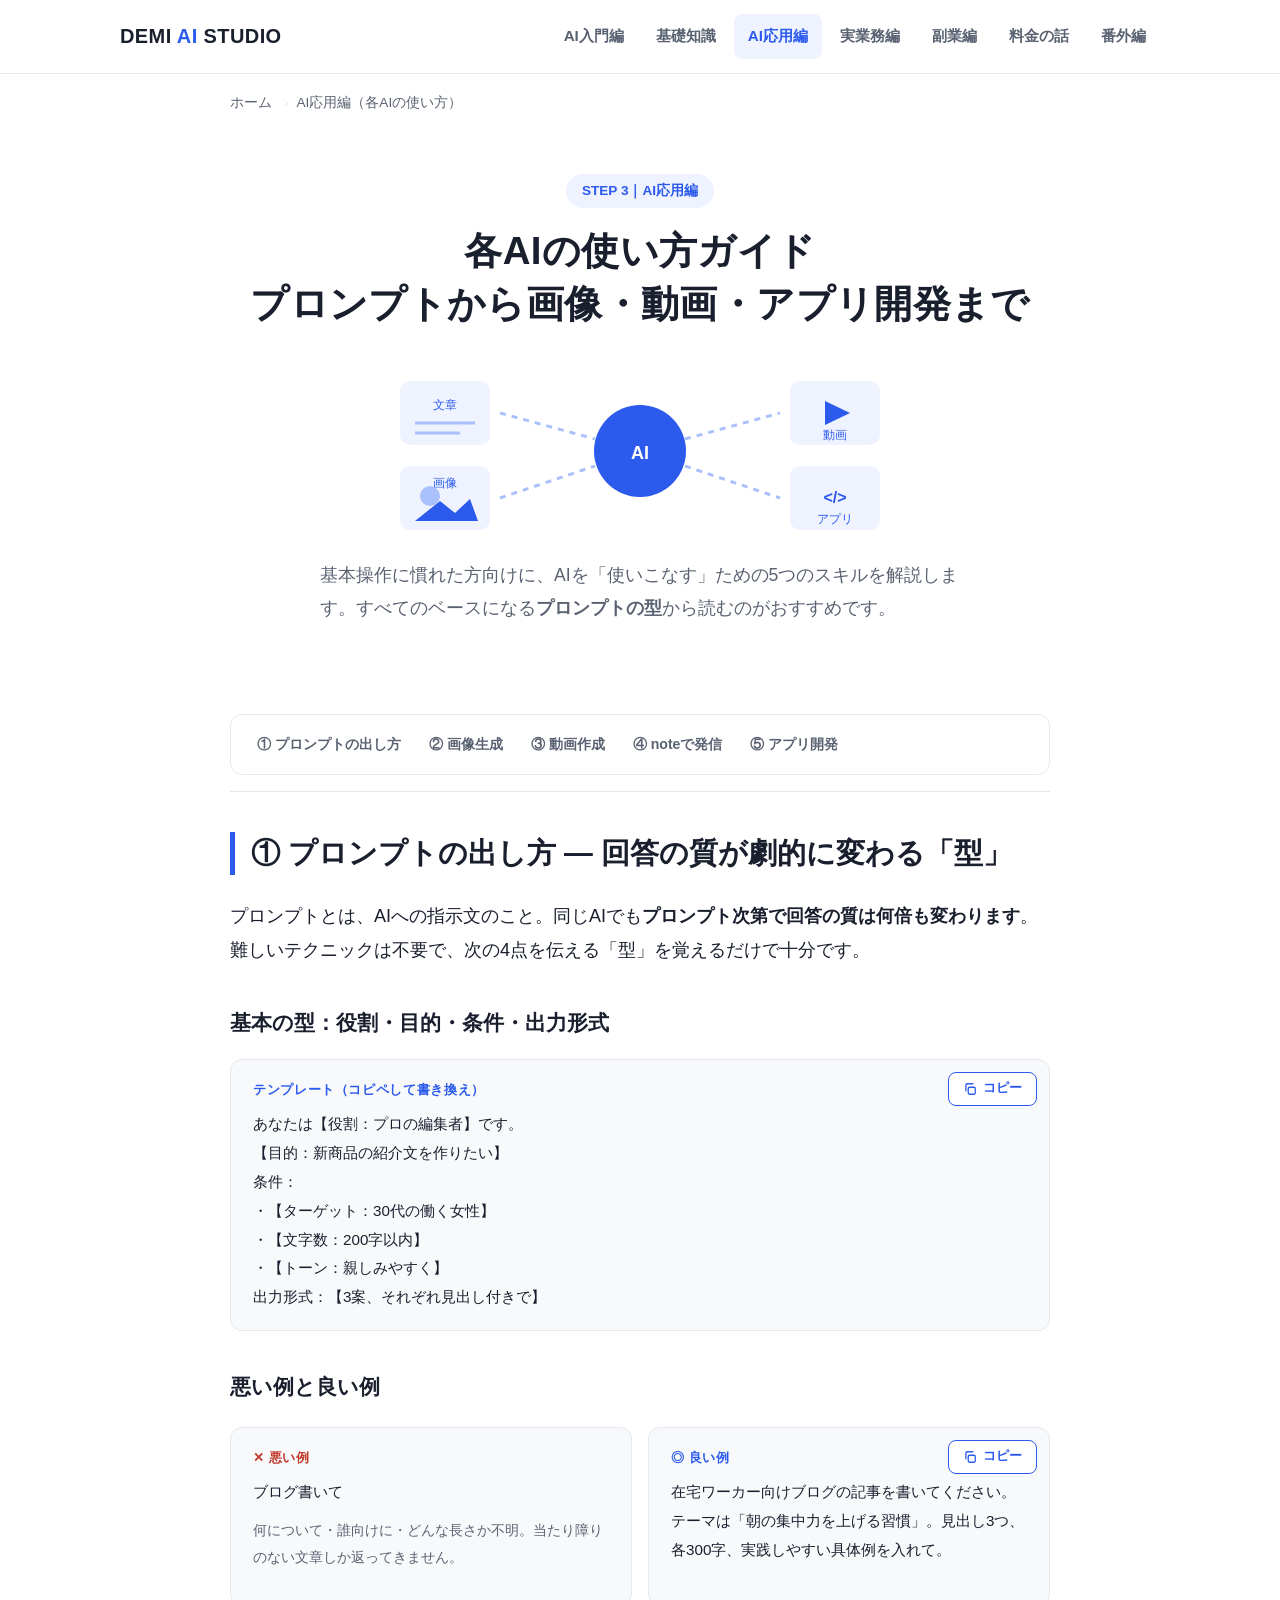
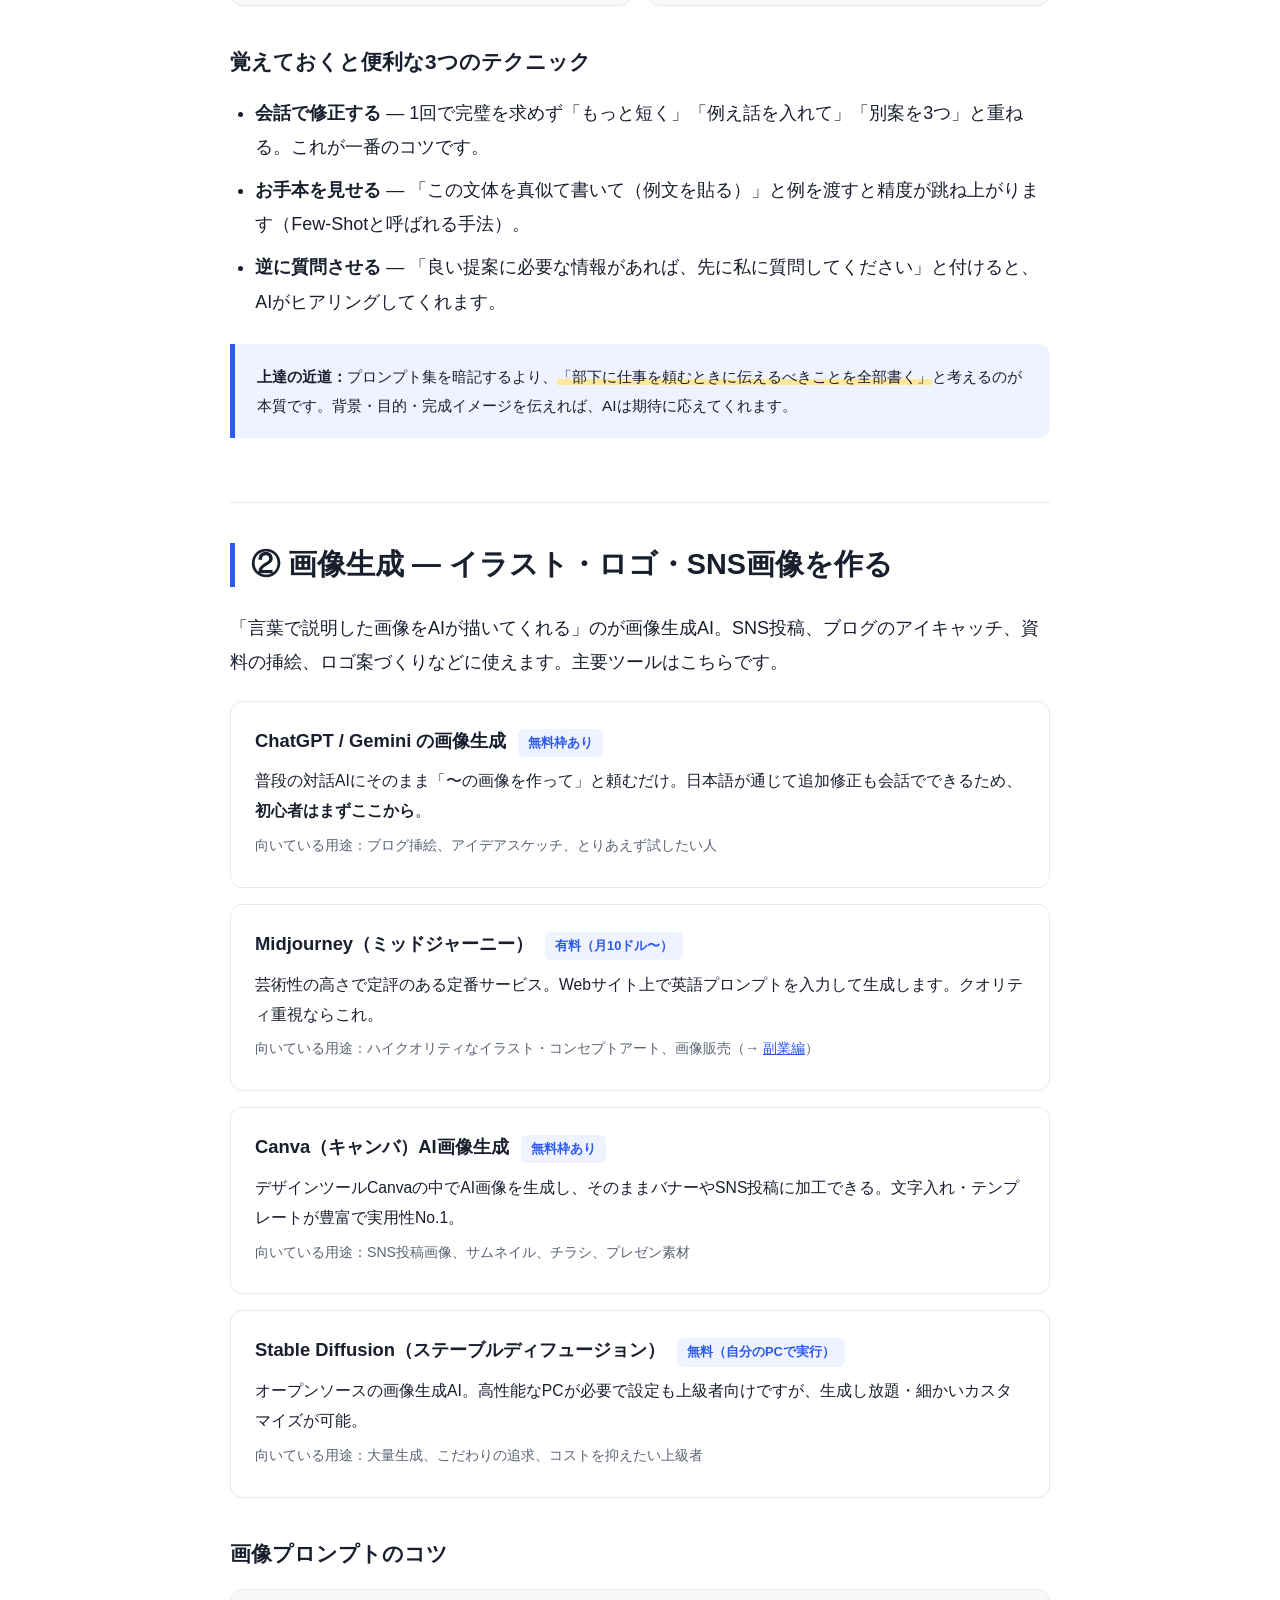
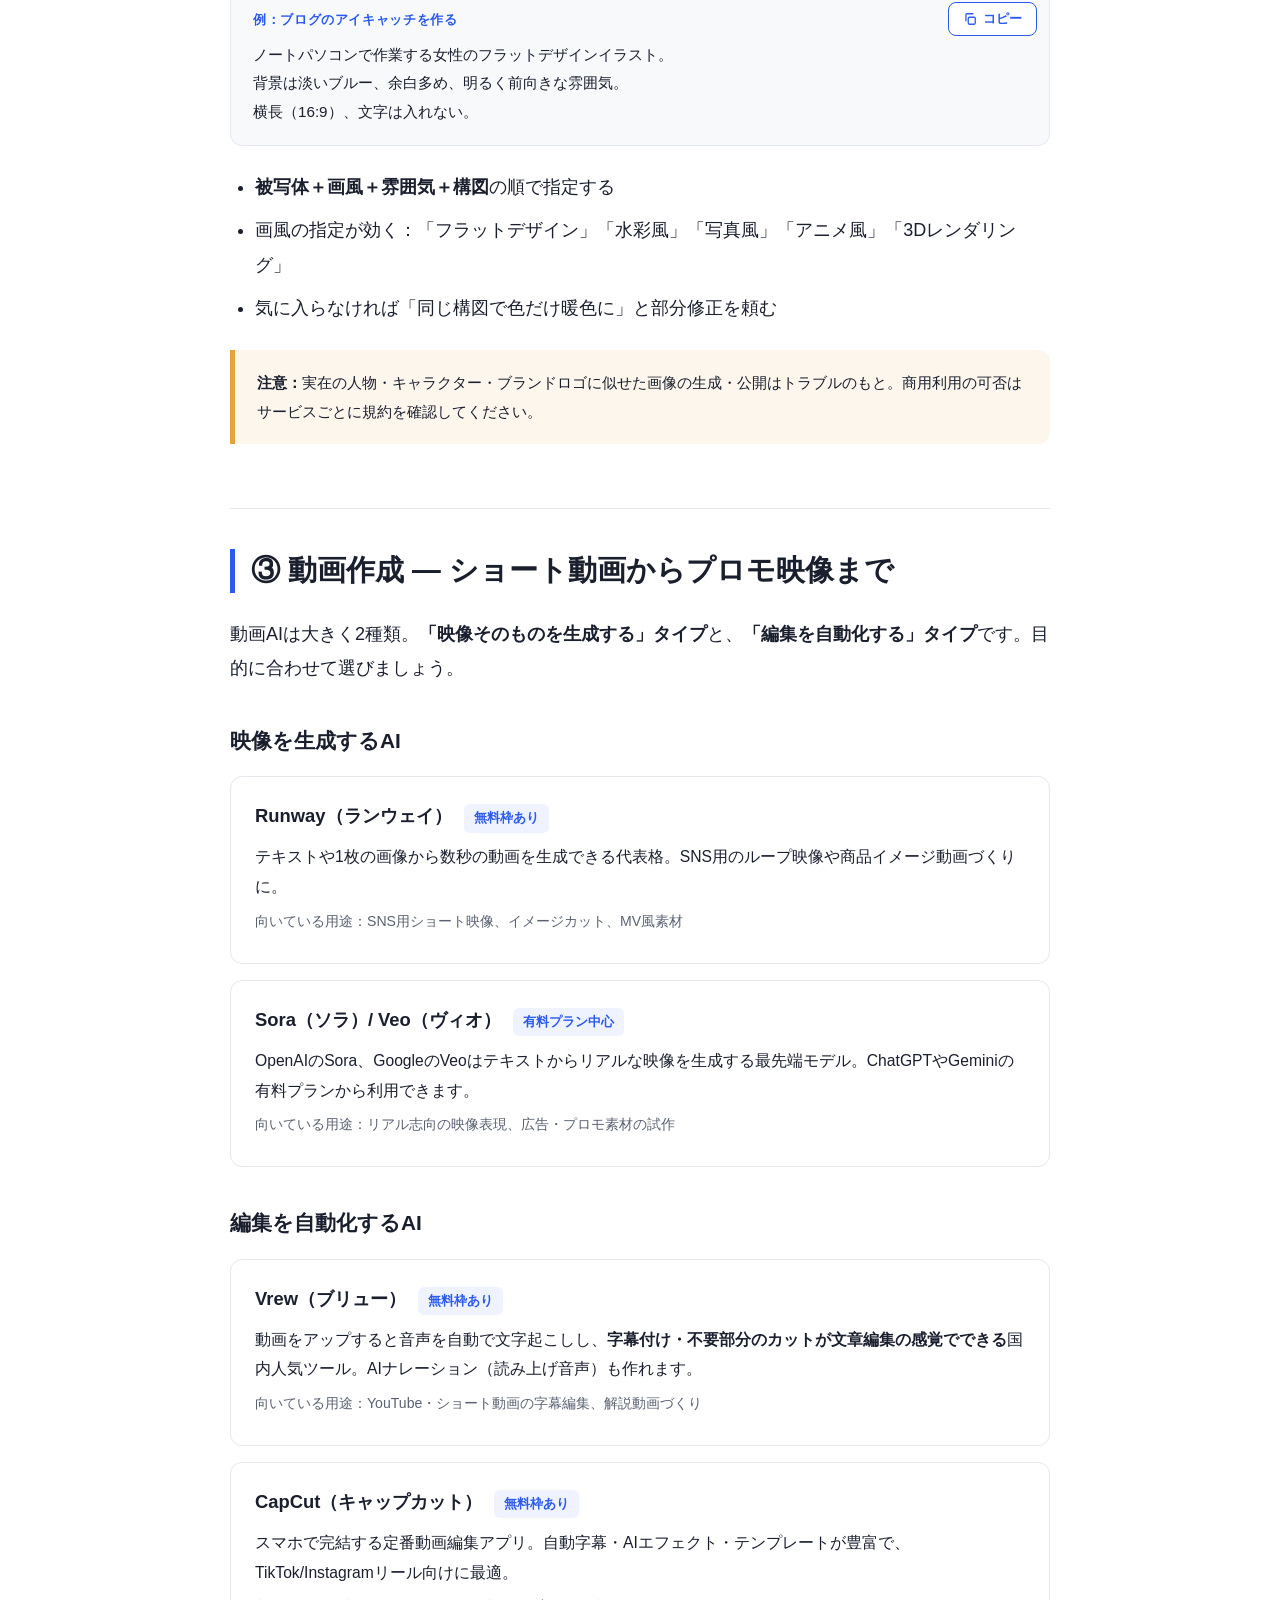
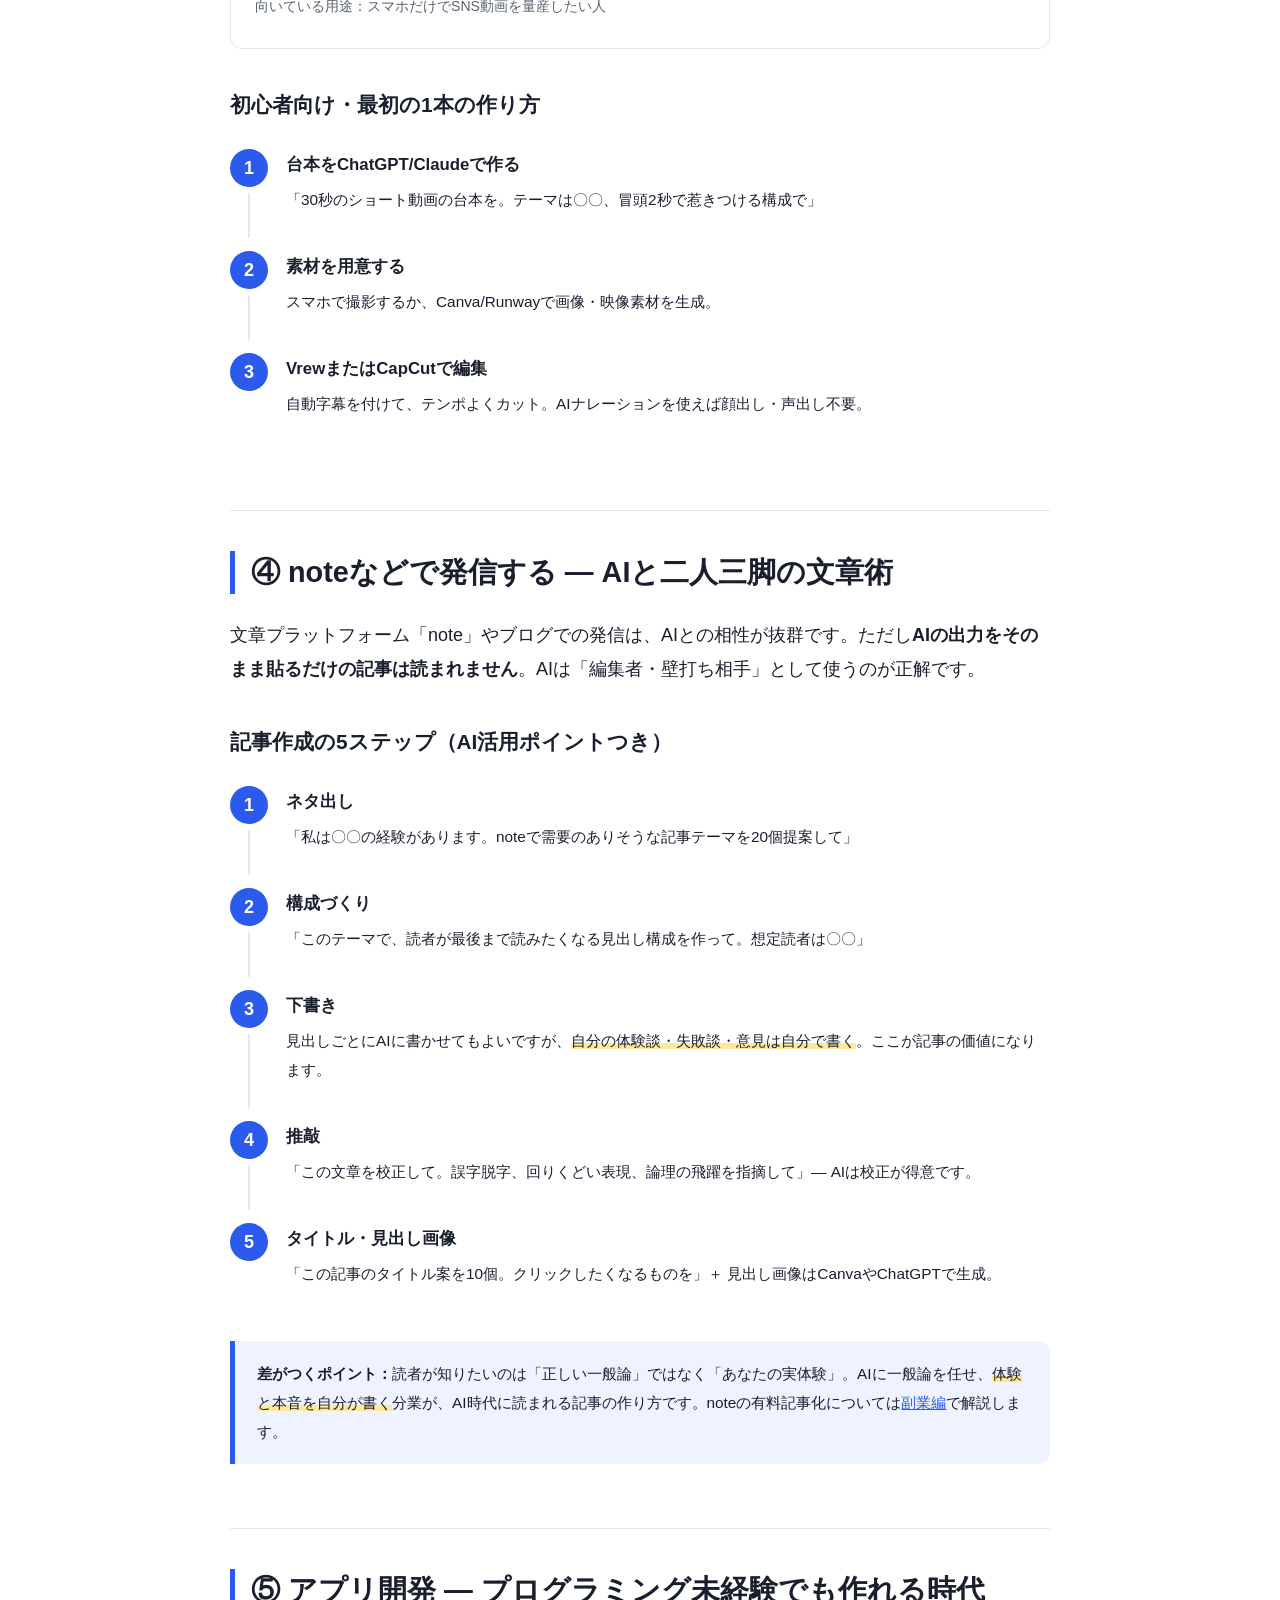
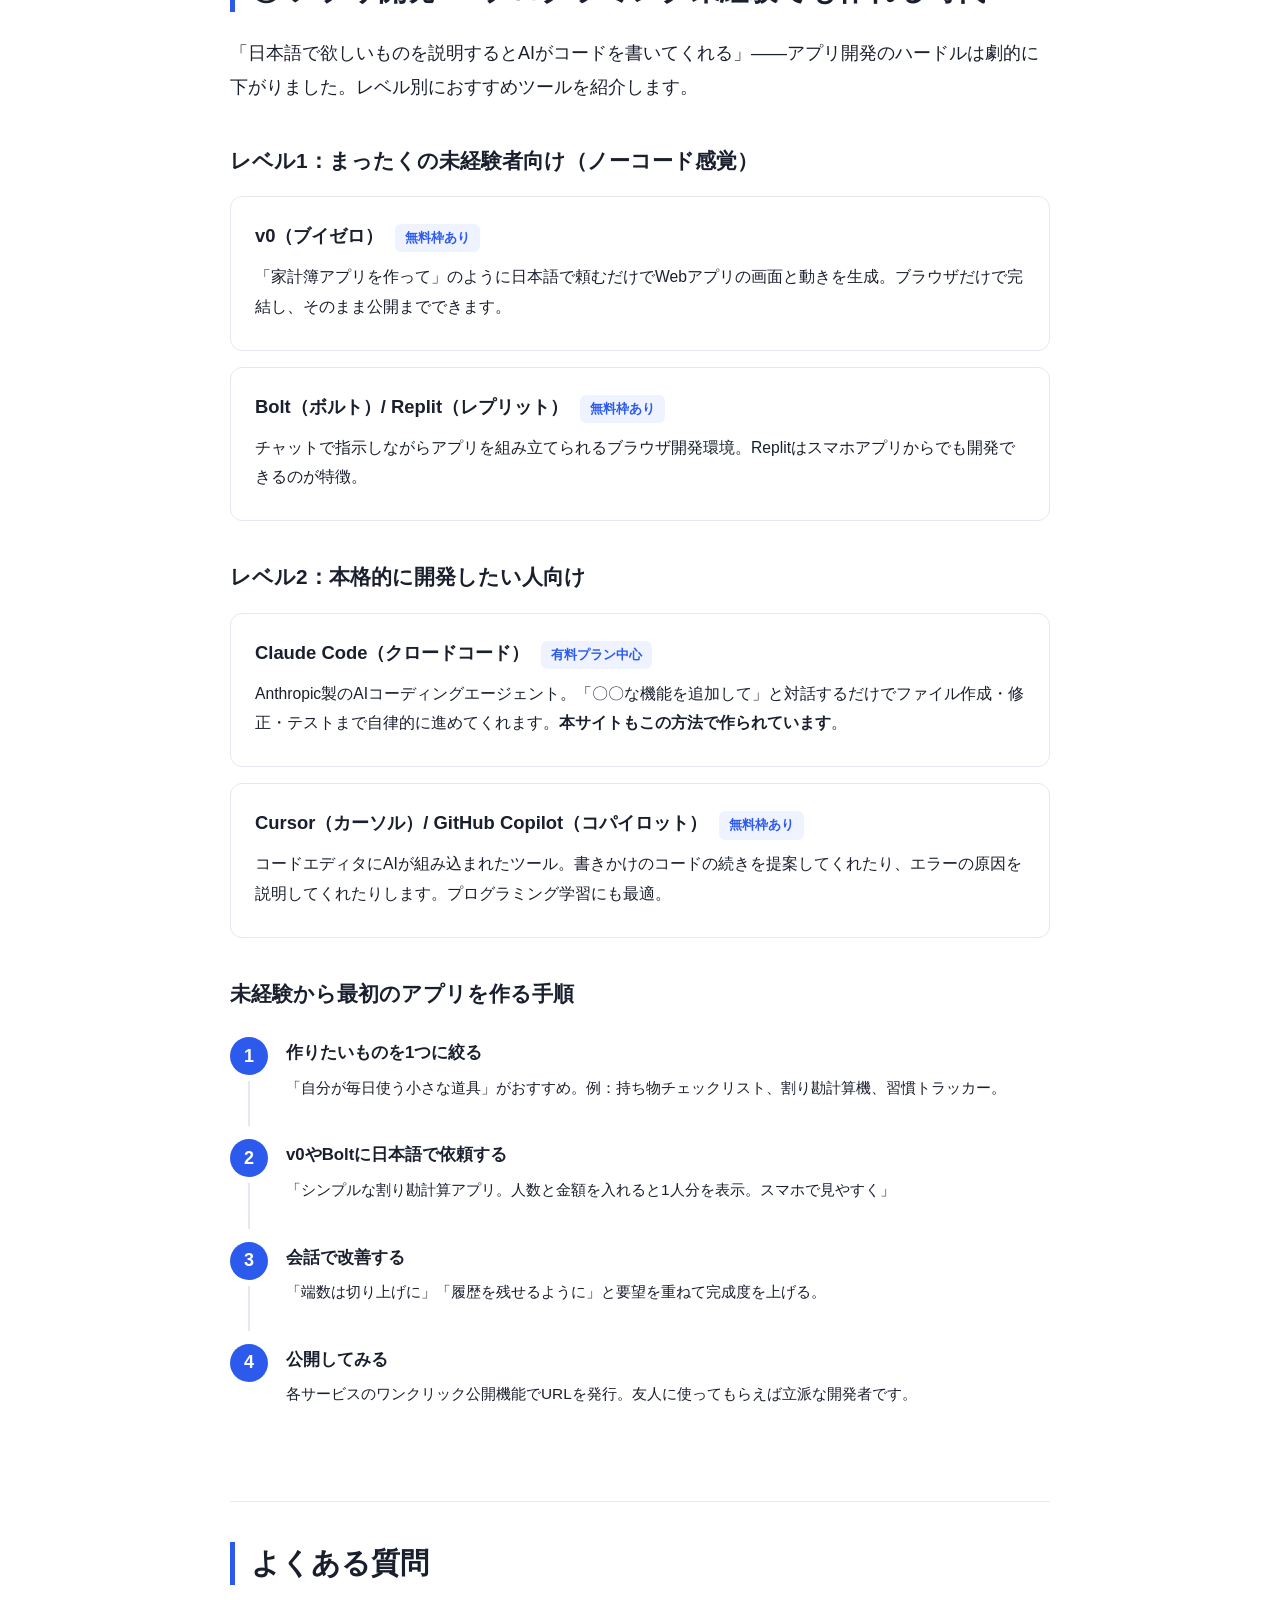
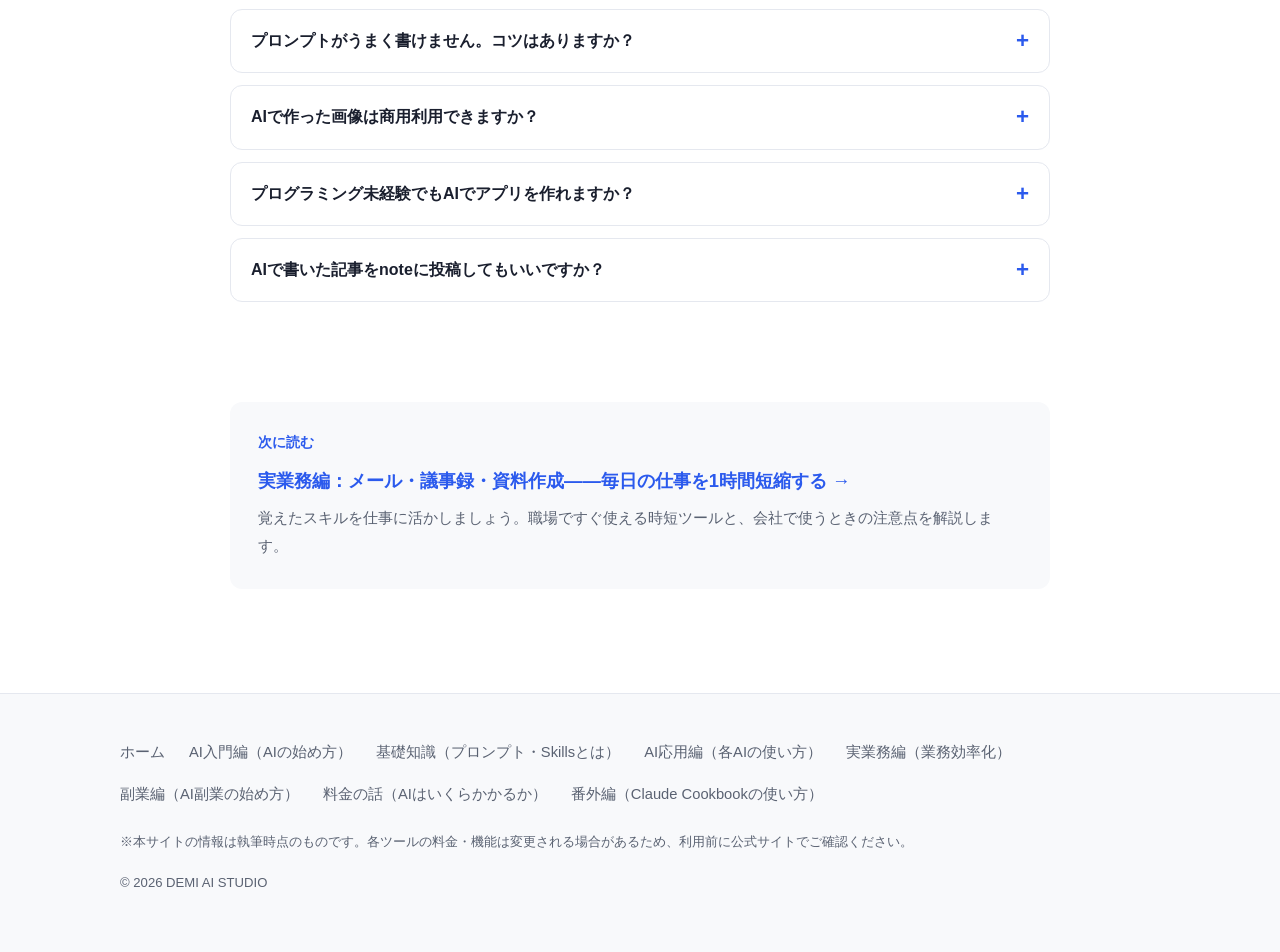
<file: howto.html>
<!DOCTYPE html>
<html lang="ja">
<head>
<meta charset="UTF-8">
<meta name="viewport" content="width=device-width, initial-scale=1.0">
<title>AI応用編｜プロンプトの書き方・画像生成・動画作成・アプリ開発のやり方 | DEMI AI STUDIO</title>
<meta name="description" content="AIをもっと使いこなすための応用ガイド。伝わるプロンプトの型、画像生成（Midjourney・Canva等）、動画作成（Runway・Vrew等）、noteでの発信、アプリ開発（Claude Code・Cursor等）まで具体的なツール名つきで解説します。">
<link rel="canonical" href="https://supadondada.github.io/demi-ai-studio/howto.html">
<meta property="og:type" content="article">
<meta property="og:site_name" content="DEMI AI STUDIO">
<meta property="og:title" content="AI応用編｜プロンプトの書き方・画像生成・動画作成・アプリ開発のやり方">
<meta property="og:description" content="プロンプトの型、画像生成、動画作成、note執筆、アプリ開発。AIを使いこなす5つの応用スキルをツール名つきで解説。">
<meta property="og:url" content="https://supadondada.github.io/demi-ai-studio/howto.html">
<meta property="og:image" content="https://supadondada.github.io/demi-ai-studio/ogp.png">
<meta property="og:locale" content="ja_JP">
<meta name="twitter:card" content="summary_large_image">
<meta name="twitter:title" content="AI応用編｜プロンプトの書き方・画像生成・動画作成・アプリ開発のやり方">
<meta name="twitter:description" content="プロンプトの型、画像生成、動画作成、note執筆、アプリ開発をツール名つきで解説。">
<link rel="stylesheet" href="style.css">
<script src="script.js" defer></script>
<script type="application/ld+json">
{
  "@context": "https://schema.org",
  "@type": "Article",
  "headline": "AI応用編｜プロンプトの書き方・画像生成・動画作成・アプリ開発のやり方",
  "description": "プロンプトの型、画像生成、動画作成、note執筆、アプリ開発までAI活用の応用スキルを解説",
  "inLanguage": "ja",
  "mainEntityOfPage": "https://supadondada.github.io/demi-ai-studio/howto.html",
  "author": { "@type": "Organization", "name": "DEMI AI STUDIO" },
  "publisher": { "@type": "Organization", "name": "DEMI AI STUDIO" }
}
</script>
<script type="application/ld+json">
{
  "@context": "https://schema.org",
  "@type": "BreadcrumbList",
  "itemListElement": [
    { "@type": "ListItem", "position": 1, "name": "ホーム", "item": "https://supadondada.github.io/demi-ai-studio/" },
    { "@type": "ListItem", "position": 2, "name": "AI応用編（各AIの使い方）", "item": "https://supadondada.github.io/demi-ai-studio/howto.html" }
  ]
}
</script>
<script type="application/ld+json">
{
  "@context": "https://schema.org",
  "@type": "FAQPage",
  "mainEntity": [
    {
      "@type": "Question",
      "name": "プロンプトがうまく書けません。コツはありますか？",
      "acceptedAnswer": { "@type": "Answer", "text": "「役割・目的・条件・出力形式」の4点を伝える型を使うと回答の質が安定します。完璧なプロンプトを1回で書く必要はなく、AIの回答に対して「もっと短く」「別の案も」と会話で修正していくのがコツです。" }
    },
    {
      "@type": "Question",
      "name": "AIで作った画像は商用利用できますか？",
      "acceptedAnswer": { "@type": "Answer", "text": "サービスと契約プランによって異なります。Midjourneyは有料プランで商用利用可、Canvaは規約の範囲内で可など条件が分かれるため、収益化する前に必ず各サービスの利用規約を確認してください。" }
    },
    {
      "@type": "Question",
      "name": "プログラミング未経験でもAIでアプリを作れますか？",
      "acceptedAnswer": { "@type": "Answer", "text": "作れます。v0やBoltのように日本語で指示するだけでWebアプリを生成できるサービスや、Claude Codeのように対話しながら開発を進められるツールが登場しており、未経験者が簡単なツールを作るハードルは大きく下がっています。" }
    },
    {
      "@type": "Question",
      "name": "AIで書いた記事をnoteに投稿してもいいですか？",
      "acceptedAnswer": { "@type": "Answer", "text": "AIの利用自体は禁止されていませんが、AIの出力をそのまま貼るだけの記事は読者に見抜かれやすく評価もされにくいです。構成案や下書きにAIを使い、自分の体験や意見を加えて仕上げるのがおすすめです。" }
    }
  ]
}
</script>
</head>
<body>

<header class="site-header">
  <div class="header-inner">
    <a href="index.html" class="site-logo">DEMI <span>AI</span> STUDIO</a>
    <nav class="global-nav" aria-label="グローバルナビゲーション">
      <ul>
        <li><a href="start.html">AI入門編</a></li>
        <li><a href="basics.html">基礎知識</a></li>
        <li><a href="howto.html" aria-current="page">AI応用編</a></li>
        <li><a href="business.html">実業務編</a></li>
        <li><a href="sidejob.html">副業編</a></li>
        <li><a href="pricing.html">料金の話</a></li>
        <li><a href="cookbook.html">番外編</a></li>
      </ul>
    </nav>
  </div>
</header>

<nav class="breadcrumb" aria-label="パンくずリスト">
  <ol>
    <li><a href="index.html">ホーム</a></li>
    <li>AI応用編（各AIの使い方）</li>
  </ol>
</nav>

<main>
  <article>
    <div class="hero">
      <p class="hero-label">STEP 3｜AI応用編</p>
      <h1>各AIの使い方ガイド<br>プロンプトから画像・動画・アプリ開発まで</h1>
      <div class="hero-visual" role="img" aria-label="文章・画像・動画・アプリなどAIで作れるものを表したイラスト">
        <svg viewBox="0 0 560 200" xmlns="http://www.w3.org/2000/svg" aria-hidden="true">
          <circle cx="280" cy="100" r="46" fill="#2b5aed"/>
          <text x="280" y="108" font-size="18" font-weight="bold" fill="#ffffff" text-anchor="middle">AI</text>
          <rect x="40" y="30" width="90" height="64" rx="10" fill="#eef3ff"/>
          <text x="85" y="58" font-size="12" fill="#2b5aed" text-anchor="middle">文章</text>
          <line x1="55" y1="72" x2="115" y2="72" stroke="#a9c0fa" stroke-width="3"/>
          <line x1="55" y1="82" x2="100" y2="82" stroke="#a9c0fa" stroke-width="3"/>
          <rect x="40" y="115" width="90" height="64" rx="10" fill="#eef3ff"/>
          <circle cx="70" cy="145" r="10" fill="#a9c0fa"/>
          <path d="M 55 170 L 80 150 L 95 162 L 110 148 L 118 170 Z" fill="#2b5aed"/>
          <text x="85" y="136" font-size="12" fill="#2b5aed" text-anchor="middle">画像</text>
          <rect x="430" y="30" width="90" height="64" rx="10" fill="#eef3ff"/>
          <path d="M 465 50 L 490 62 L 465 74 Z" fill="#2b5aed"/>
          <text x="475" y="88" font-size="12" fill="#2b5aed" text-anchor="middle">動画</text>
          <rect x="430" y="115" width="90" height="64" rx="10" fill="#eef3ff"/>
          <text x="475" y="152" font-size="16" font-weight="bold" fill="#2b5aed" text-anchor="middle">&lt;/&gt;</text>
          <text x="475" y="172" font-size="12" fill="#2b5aed" text-anchor="middle">アプリ</text>
          <line x1="140" y1="62" x2="235" y2="88" stroke="#a9c0fa" stroke-width="3" stroke-dasharray="6 6"/>
          <line x1="140" y1="147" x2="235" y2="115" stroke="#a9c0fa" stroke-width="3" stroke-dasharray="6 6"/>
          <line x1="325" y1="88" x2="420" y2="62" stroke="#a9c0fa" stroke-width="3" stroke-dasharray="6 6"/>
          <line x1="325" y1="115" x2="420" y2="147" stroke="#a9c0fa" stroke-width="3" stroke-dasharray="6 6"/>
        </svg>
      </div>
      <p class="lead">基本操作に慣れた方向けに、AIを「使いこなす」ための5つのスキルを解説します。すべてのベースになる<strong>プロンプトの型</strong>から読むのがおすすめです。</p>
    </div>

    <div class="content">

      <nav class="anchor-nav" aria-label="ページ内ナビゲーション">
        <ul>
          <li><a href="#prompt">① プロンプトの出し方</a></li>
          <li><a href="#image">② 画像生成</a></li>
          <li><a href="#video">③ 動画作成</a></li>
          <li><a href="#note">④ noteで発信</a></li>
          <li><a href="#dev">⑤ アプリ開発</a></li>
        </ul>
      </nav>

      <section class="section" aria-labelledby="prompt">
        <h2 id="prompt">① プロンプトの出し方 — 回答の質が劇的に変わる「型」</h2>
        <p>プロンプトとは、AIへの指示文のこと。同じAIでも<strong>プロンプト次第で回答の質は何倍も変わります</strong>。難しいテクニックは不要で、次の4点を伝える「型」を覚えるだけで十分です。</p>

        <h3>基本の型：役割・目的・条件・出力形式</h3>
        <div class="prompt-box">
          <span class="prompt-label">テンプレート（コピペして書き換え）</span>
          <code>あなたは【役割：プロの編集者】です。
【目的：新商品の紹介文を作りたい】
条件：
・【ターゲット：30代の働く女性】
・【文字数：200字以内】
・【トーン：親しみやすく】
出力形式：【3案、それぞれ見出し付きで】</code>
        </div>

        <h3>悪い例と良い例</h3>
        <div class="good-bad">
          <div class="prompt-box bad">
            <span class="prompt-label">✕ 悪い例</span>
            <code>ブログ書いて</code>
            <p style="margin-top:10px; font-size:0.88rem; color:#5a6272;">何について・誰向けに・どんな長さか不明。当たり障りのない文章しか返ってきません。</p>
          </div>
          <div class="prompt-box">
            <span class="prompt-label">◎ 良い例</span>
            <code>在宅ワーカー向けブログの記事を書いてください。テーマは「朝の集中力を上げる習慣」。見出し3つ、各300字、実践しやすい具体例を入れて。</code>
          </div>
        </div>

        <h3>覚えておくと便利な3つのテクニック</h3>
        <ul>
          <li><strong>会話で修正する</strong> — 1回で完璧を求めず「もっと短く」「例え話を入れて」「別案を3つ」と重ねる。これが一番のコツです。</li>
          <li><strong>お手本を見せる</strong> — 「この文体を真似て書いて（例文を貼る）」と例を渡すと精度が跳ね上がります（Few-Shotと呼ばれる手法）。</li>
          <li><strong>逆に質問させる</strong> — 「良い提案に必要な情報があれば、先に私に質問してください」と付けると、AIがヒアリングしてくれます。</li>
        </ul>
        <div class="note-box">
          <strong>上達の近道：</strong>プロンプト集を暗記するより、<em>「部下に仕事を頼むときに伝えるべきことを全部書く」</em>と考えるのが本質です。背景・目的・完成イメージを伝えれば、AIは期待に応えてくれます。
        </div>
      </section>

      <section class="section" aria-labelledby="image">
        <h2 id="image">② 画像生成 — イラスト・ロゴ・SNS画像を作る</h2>
        <p>「言葉で説明した画像をAIが描いてくれる」のが画像生成AI。SNS投稿、ブログのアイキャッチ、資料の挿絵、ロゴ案づくりなどに使えます。主要ツールはこちらです。</p>

        <div class="tool">
          <div class="tool-head"><span class="tool-name">ChatGPT / Gemini の画像生成</span><span class="tool-price">無料枠あり</span></div>
          <p>普段の対話AIにそのまま「〜の画像を作って」と頼むだけ。日本語が通じて追加修正も会話でできるため、<strong>初心者はまずここから</strong>。</p>
          <p class="tool-for">向いている用途：ブログ挿絵、アイデアスケッチ、とりあえず試したい人</p>
        </div>
        <div class="tool">
          <div class="tool-head"><span class="tool-name">Midjourney（ミッドジャーニー）</span><span class="tool-price">有料（月10ドル〜）</span></div>
          <p>芸術性の高さで定評のある定番サービス。Webサイト上で英語プロンプトを入力して生成します。クオリティ重視ならこれ。</p>
          <p class="tool-for">向いている用途：ハイクオリティなイラスト・コンセプトアート、画像販売（→ <a href="sidejob.html">副業編</a>）</p>
        </div>
        <div class="tool">
          <div class="tool-head"><span class="tool-name">Canva（キャンバ）AI画像生成</span><span class="tool-price">無料枠あり</span></div>
          <p>デザインツールCanvaの中でAI画像を生成し、そのままバナーやSNS投稿に加工できる。文字入れ・テンプレートが豊富で実用性No.1。</p>
          <p class="tool-for">向いている用途：SNS投稿画像、サムネイル、チラシ、プレゼン素材</p>
        </div>
        <div class="tool">
          <div class="tool-head"><span class="tool-name">Stable Diffusion（ステーブルディフュージョン）</span><span class="tool-price">無料（自分のPCで実行）</span></div>
          <p>オープンソースの画像生成AI。高性能なPCが必要で設定も上級者向けですが、生成し放題・細かいカスタマイズが可能。</p>
          <p class="tool-for">向いている用途：大量生成、こだわりの追求、コストを抑えたい上級者</p>
        </div>

        <h3>画像プロンプトのコツ</h3>
        <div class="prompt-box">
          <span class="prompt-label">例：ブログのアイキャッチを作る</span>
          <code>ノートパソコンで作業する女性のフラットデザインイラスト。
背景は淡いブルー、余白多め、明るく前向きな雰囲気。
横長（16:9）、文字は入れない。</code>
        </div>
        <ul>
          <li><strong>被写体＋画風＋雰囲気＋構図</strong>の順で指定する</li>
          <li>画風の指定が効く：「フラットデザイン」「水彩風」「写真風」「アニメ風」「3Dレンダリング」</li>
          <li>気に入らなければ「同じ構図で色だけ暖色に」と部分修正を頼む</li>
        </ul>
        <div class="note-box warn">
          <strong>注意：</strong>実在の人物・キャラクター・ブランドロゴに似せた画像の生成・公開はトラブルのもと。商用利用の可否はサービスごとに規約を確認してください。
        </div>
      </section>

      <section class="section" aria-labelledby="video">
        <h2 id="video">③ 動画作成 — ショート動画からプロモ映像まで</h2>
        <p>動画AIは大きく2種類。<strong>「映像そのものを生成する」タイプ</strong>と、<strong>「編集を自動化する」タイプ</strong>です。目的に合わせて選びましょう。</p>

        <h3>映像を生成するAI</h3>
        <div class="tool">
          <div class="tool-head"><span class="tool-name">Runway（ランウェイ）</span><span class="tool-price">無料枠あり</span></div>
          <p>テキストや1枚の画像から数秒の動画を生成できる代表格。SNS用のループ映像や商品イメージ動画づくりに。</p>
          <p class="tool-for">向いている用途：SNS用ショート映像、イメージカット、MV風素材</p>
        </div>
        <div class="tool">
          <div class="tool-head"><span class="tool-name">Sora（ソラ）/ Veo（ヴィオ）</span><span class="tool-price">有料プラン中心</span></div>
          <p>OpenAIのSora、GoogleのVeoはテキストからリアルな映像を生成する最先端モデル。ChatGPTやGeminiの有料プランから利用できます。</p>
          <p class="tool-for">向いている用途：リアル志向の映像表現、広告・プロモ素材の試作</p>
        </div>

        <h3>編集を自動化するAI</h3>
        <div class="tool">
          <div class="tool-head"><span class="tool-name">Vrew（ブリュー）</span><span class="tool-price">無料枠あり</span></div>
          <p>動画をアップすると音声を自動で文字起こしし、<strong>字幕付け・不要部分のカットが文章編集の感覚でできる</strong>国内人気ツール。AIナレーション（読み上げ音声）も作れます。</p>
          <p class="tool-for">向いている用途：YouTube・ショート動画の字幕編集、解説動画づくり</p>
        </div>
        <div class="tool">
          <div class="tool-head"><span class="tool-name">CapCut（キャップカット）</span><span class="tool-price">無料枠あり</span></div>
          <p>スマホで完結する定番動画編集アプリ。自動字幕・AIエフェクト・テンプレートが豊富で、TikTok/Instagramリール向けに最適。</p>
          <p class="tool-for">向いている用途：スマホだけでSNS動画を量産したい人</p>
        </div>

        <h3>初心者向け・最初の1本の作り方</h3>
        <ol class="steps">
          <li><span class="step-title">台本をChatGPT/Claudeで作る</span><p>「30秒のショート動画の台本を。テーマは〇〇、冒頭2秒で惹きつける構成で」</p></li>
          <li><span class="step-title">素材を用意する</span><p>スマホで撮影するか、Canva/Runwayで画像・映像素材を生成。</p></li>
          <li><span class="step-title">VrewまたはCapCutで編集</span><p>自動字幕を付けて、テンポよくカット。AIナレーションを使えば顔出し・声出し不要。</p></li>
        </ol>
      </section>

      <section class="section" aria-labelledby="note">
        <h2 id="note">④ noteなどで発信する — AIと二人三脚の文章術</h2>
        <p>文章プラットフォーム「note」やブログでの発信は、AIとの相性が抜群です。ただし<strong>AIの出力をそのまま貼るだけの記事は読まれません</strong>。AIは「編集者・壁打ち相手」として使うのが正解です。</p>

        <h3>記事作成の5ステップ（AI活用ポイントつき）</h3>
        <ol class="steps">
          <li><span class="step-title">ネタ出し</span><p>「私は〇〇の経験があります。noteで需要のありそうな記事テーマを20個提案して」</p></li>
          <li><span class="step-title">構成づくり</span><p>「このテーマで、読者が最後まで読みたくなる見出し構成を作って。想定読者は〇〇」</p></li>
          <li><span class="step-title">下書き</span><p>見出しごとにAIに書かせてもよいですが、<em>自分の体験談・失敗談・意見は自分で書く</em>。ここが記事の価値になります。</p></li>
          <li><span class="step-title">推敲</span><p>「この文章を校正して。誤字脱字、回りくどい表現、論理の飛躍を指摘して」— AIは校正が得意です。</p></li>
          <li><span class="step-title">タイトル・見出し画像</span><p>「この記事のタイトル案を10個。クリックしたくなるものを」＋ 見出し画像はCanvaやChatGPTで生成。</p></li>
        </ol>
        <div class="note-box">
          <strong>差がつくポイント：</strong>読者が知りたいのは「正しい一般論」ではなく「あなたの実体験」。AIに一般論を任せ、<em>体験と本音を自分が書く</em>分業が、AI時代に読まれる記事の作り方です。noteの有料記事化については<a href="sidejob.html">副業編</a>で解説します。
        </div>
      </section>

      <section class="section" aria-labelledby="dev">
        <h2 id="dev">⑤ アプリ開発 — プログラミング未経験でも作れる時代</h2>
        <p>「日本語で欲しいものを説明するとAIがコードを書いてくれる」——アプリ開発のハードルは劇的に下がりました。レベル別におすすめツールを紹介します。</p>

        <h3>レベル1：まったくの未経験者向け（ノーコード感覚）</h3>
        <div class="tool">
          <div class="tool-head"><span class="tool-name">v0（ブイゼロ）</span><span class="tool-price">無料枠あり</span></div>
          <p>「家計簿アプリを作って」のように日本語で頼むだけでWebアプリの画面と動きを生成。ブラウザだけで完結し、そのまま公開までできます。</p>
        </div>
        <div class="tool">
          <div class="tool-head"><span class="tool-name">Bolt（ボルト）/ Replit（レプリット）</span><span class="tool-price">無料枠あり</span></div>
          <p>チャットで指示しながらアプリを組み立てられるブラウザ開発環境。Replitはスマホアプリからでも開発できるのが特徴。</p>
        </div>

        <h3>レベル2：本格的に開発したい人向け</h3>
        <div class="tool">
          <div class="tool-head"><span class="tool-name">Claude Code（クロードコード）</span><span class="tool-price">有料プラン中心</span></div>
          <p>Anthropic製のAIコーディングエージェント。「〇〇な機能を追加して」と対話するだけでファイル作成・修正・テストまで自律的に進めてくれます。<strong>本サイトもこの方法で作られています</strong>。</p>
        </div>
        <div class="tool">
          <div class="tool-head"><span class="tool-name">Cursor（カーソル）/ GitHub Copilot（コパイロット）</span><span class="tool-price">無料枠あり</span></div>
          <p>コードエディタにAIが組み込まれたツール。書きかけのコードの続きを提案してくれたり、エラーの原因を説明してくれたりします。プログラミング学習にも最適。</p>
        </div>

        <h3>未経験から最初のアプリを作る手順</h3>
        <ol class="steps">
          <li><span class="step-title">作りたいものを1つに絞る</span><p>「自分が毎日使う小さな道具」がおすすめ。例：持ち物チェックリスト、割り勘計算機、習慣トラッカー。</p></li>
          <li><span class="step-title">v0やBoltに日本語で依頼する</span><p>「シンプルな割り勘計算アプリ。人数と金額を入れると1人分を表示。スマホで見やすく」</p></li>
          <li><span class="step-title">会話で改善する</span><p>「端数は切り上げに」「履歴を残せるように」と要望を重ねて完成度を上げる。</p></li>
          <li><span class="step-title">公開してみる</span><p>各サービスのワンクリック公開機能でURLを発行。友人に使ってもらえば立派な開発者です。</p></li>
        </ol>
      </section>

      <section class="section faq" aria-labelledby="faq">
        <h2 id="faq">よくある質問</h2>
        <details>
          <summary>プロンプトがうまく書けません。コツはありますか？</summary>
          <p class="faq-a">「役割・目的・条件・出力形式」の4点を伝える型を使うと安定します。1回で完璧を目指さず、回答に対して「もっと短く」「別案も」と会話で修正していくのが最大のコツです。</p>
        </details>
        <details>
          <summary>AIで作った画像は商用利用できますか？</summary>
          <p class="faq-a">サービスと契約プランによって異なります。Midjourneyは有料プランで商用利用可、Canvaは規約の範囲内で可、など条件が分かれます。収益化の前に必ず各サービスの利用規約を確認してください。</p>
        </details>
        <details>
          <summary>プログラミング未経験でもAIでアプリを作れますか？</summary>
          <p class="faq-a">作れます。v0やBoltは日本語の指示だけでWebアプリを生成でき、公開まで可能です。まずは自分が使う小さな道具から作るのがおすすめです。</p>
        </details>
        <details>
          <summary>AIで書いた記事をnoteに投稿してもいいですか？</summary>
          <p class="faq-a">AIの利用自体は問題ありませんが、AI出力をそのまま貼っただけの記事は評価されにくいです。構成・校正にAIを使い、体験談や意見は自分で書く分業スタイルをおすすめします。</p>
        </details>
      </section>

      <aside class="next-read">
        <span class="next-label">次に読む</span>
        <a href="business.html">実業務編：メール・議事録・資料作成——毎日の仕事を1時間短縮する →</a>
        <p>覚えたスキルを仕事に活かしましょう。職場ですぐ使える時短ツールと、会社で使うときの注意点を解説します。</p>
      </aside>

    </div>
  </article>
</main>

<footer class="site-footer">
  <div class="footer-inner">
    <nav class="footer-nav" aria-label="フッターナビゲーション">
      <ul>
        <li><a href="index.html">ホーム</a></li>
        <li><a href="start.html">AI入門編（AIの始め方）</a></li>
        <li><a href="basics.html">基礎知識（プロンプト・Skillsとは）</a></li>
        <li><a href="howto.html">AI応用編（各AIの使い方）</a></li>
        <li><a href="business.html">実業務編（業務効率化）</a></li>
        <li><a href="sidejob.html">副業編（AI副業の始め方）</a></li>
        <li><a href="pricing.html">料金の話（AIはいくらかかるか）</a></li>
        <li><a href="cookbook.html">番外編（Claude Cookbookの使い方）</a></li>
      </ul>
    </nav>
    <p class="footer-note">※本サイトの情報は執筆時点のものです。各ツールの料金・機能は変更される場合があるため、利用前に公式サイトでご確認ください。</p>
    <p class="copyright">© 2026 DEMI AI STUDIO</p>
  </div>
</footer>

</body>
</html>
</file>
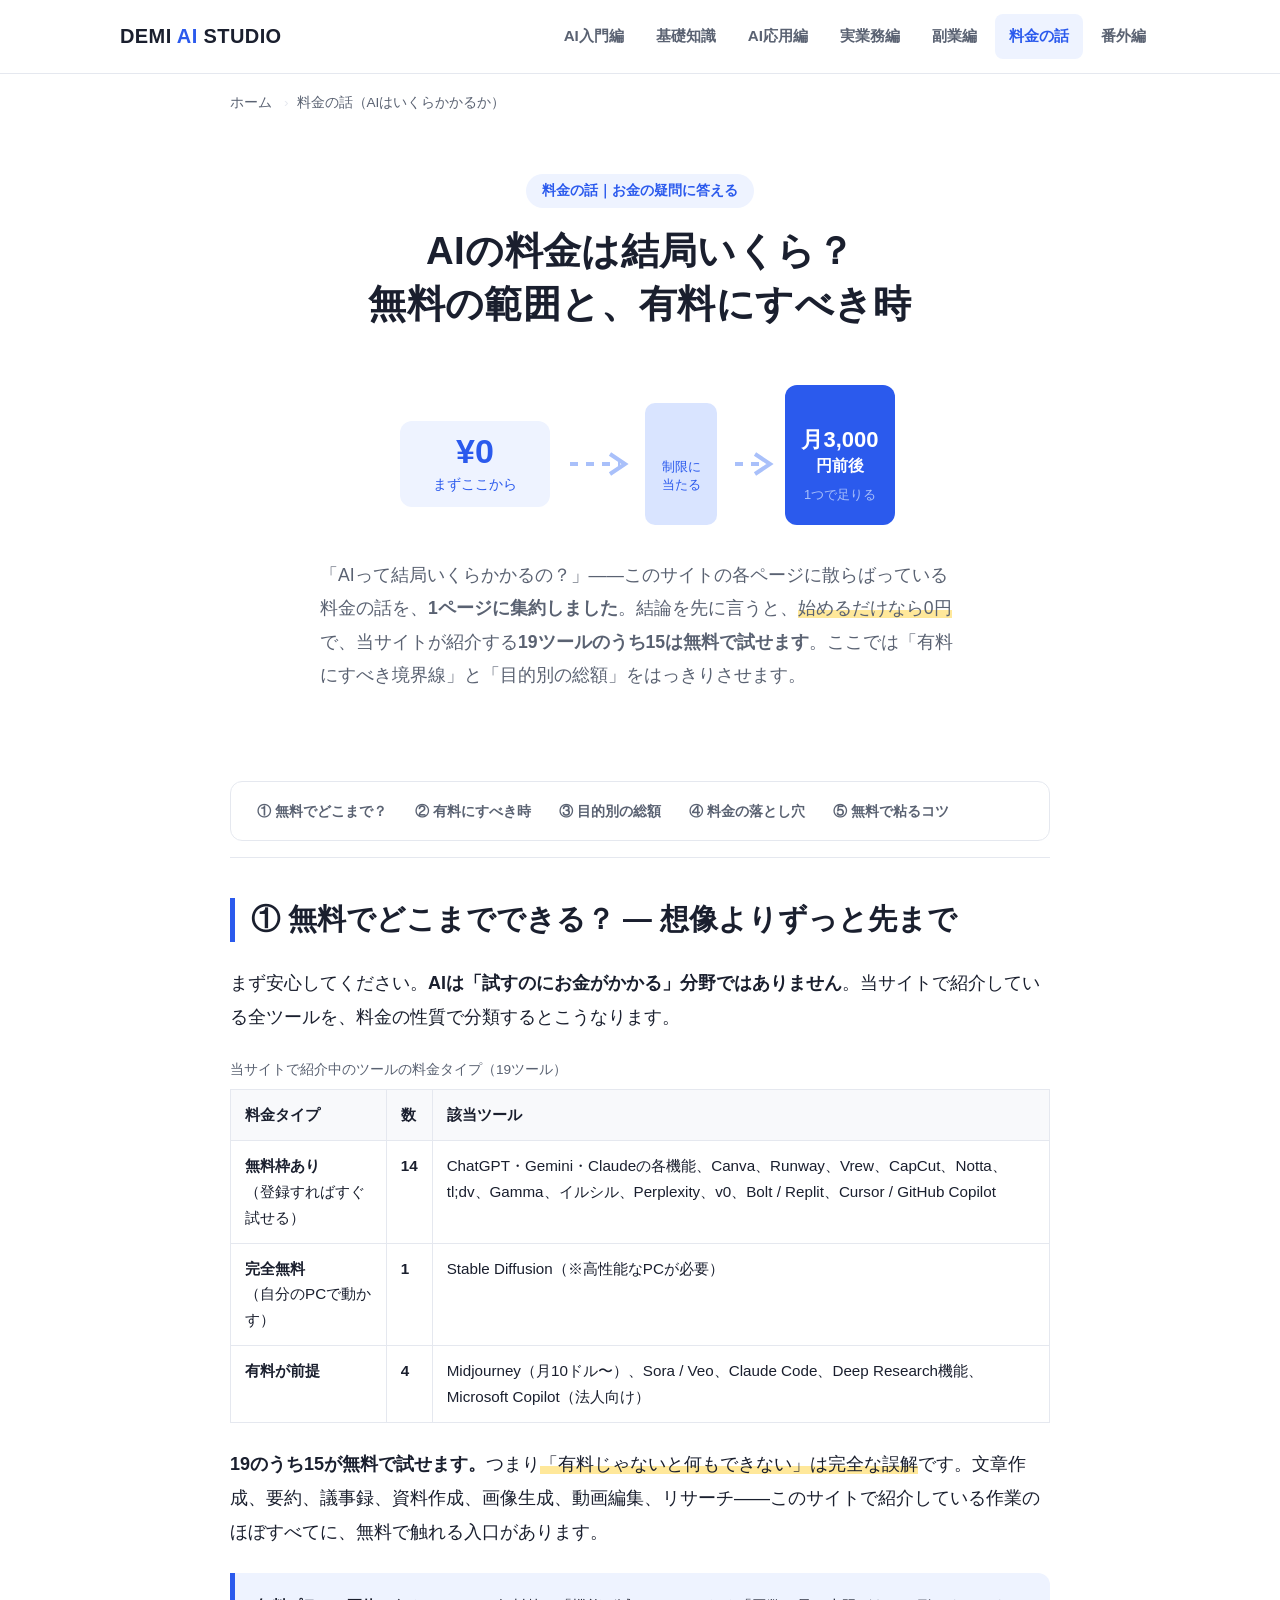
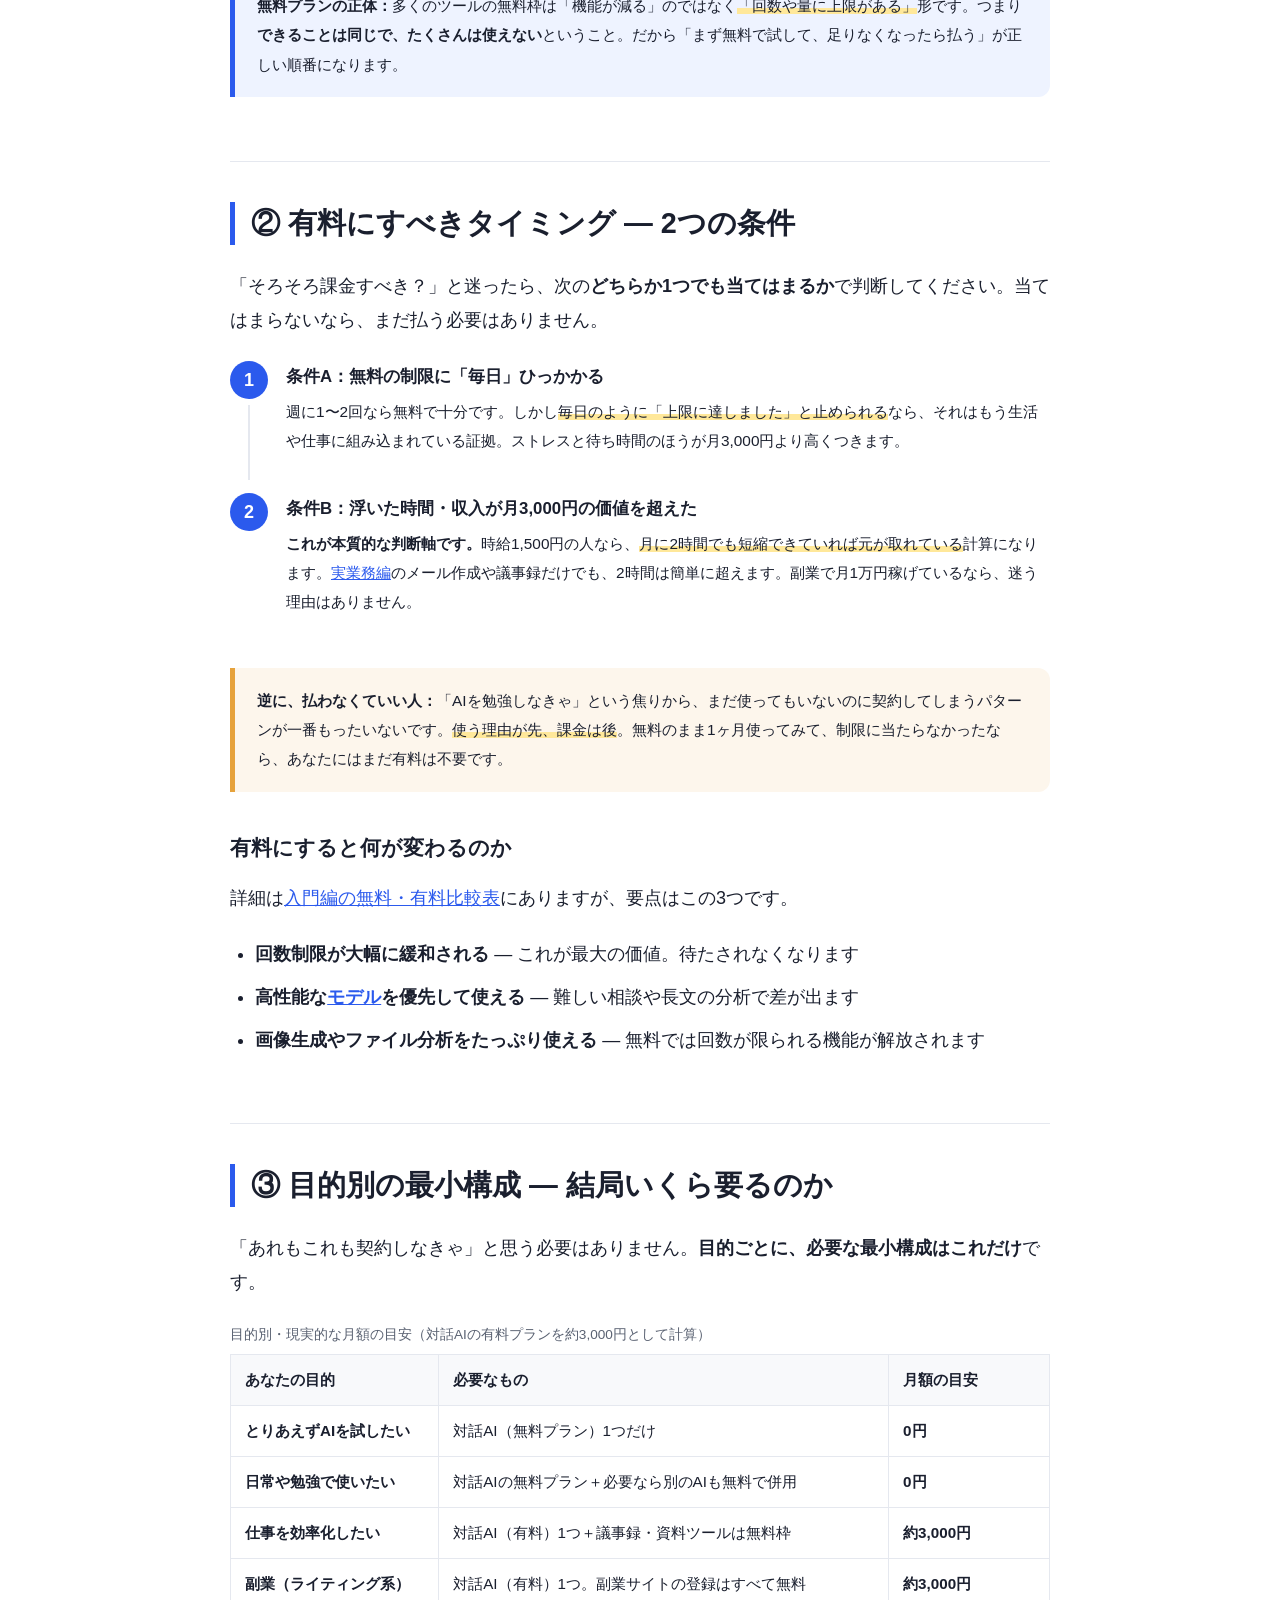
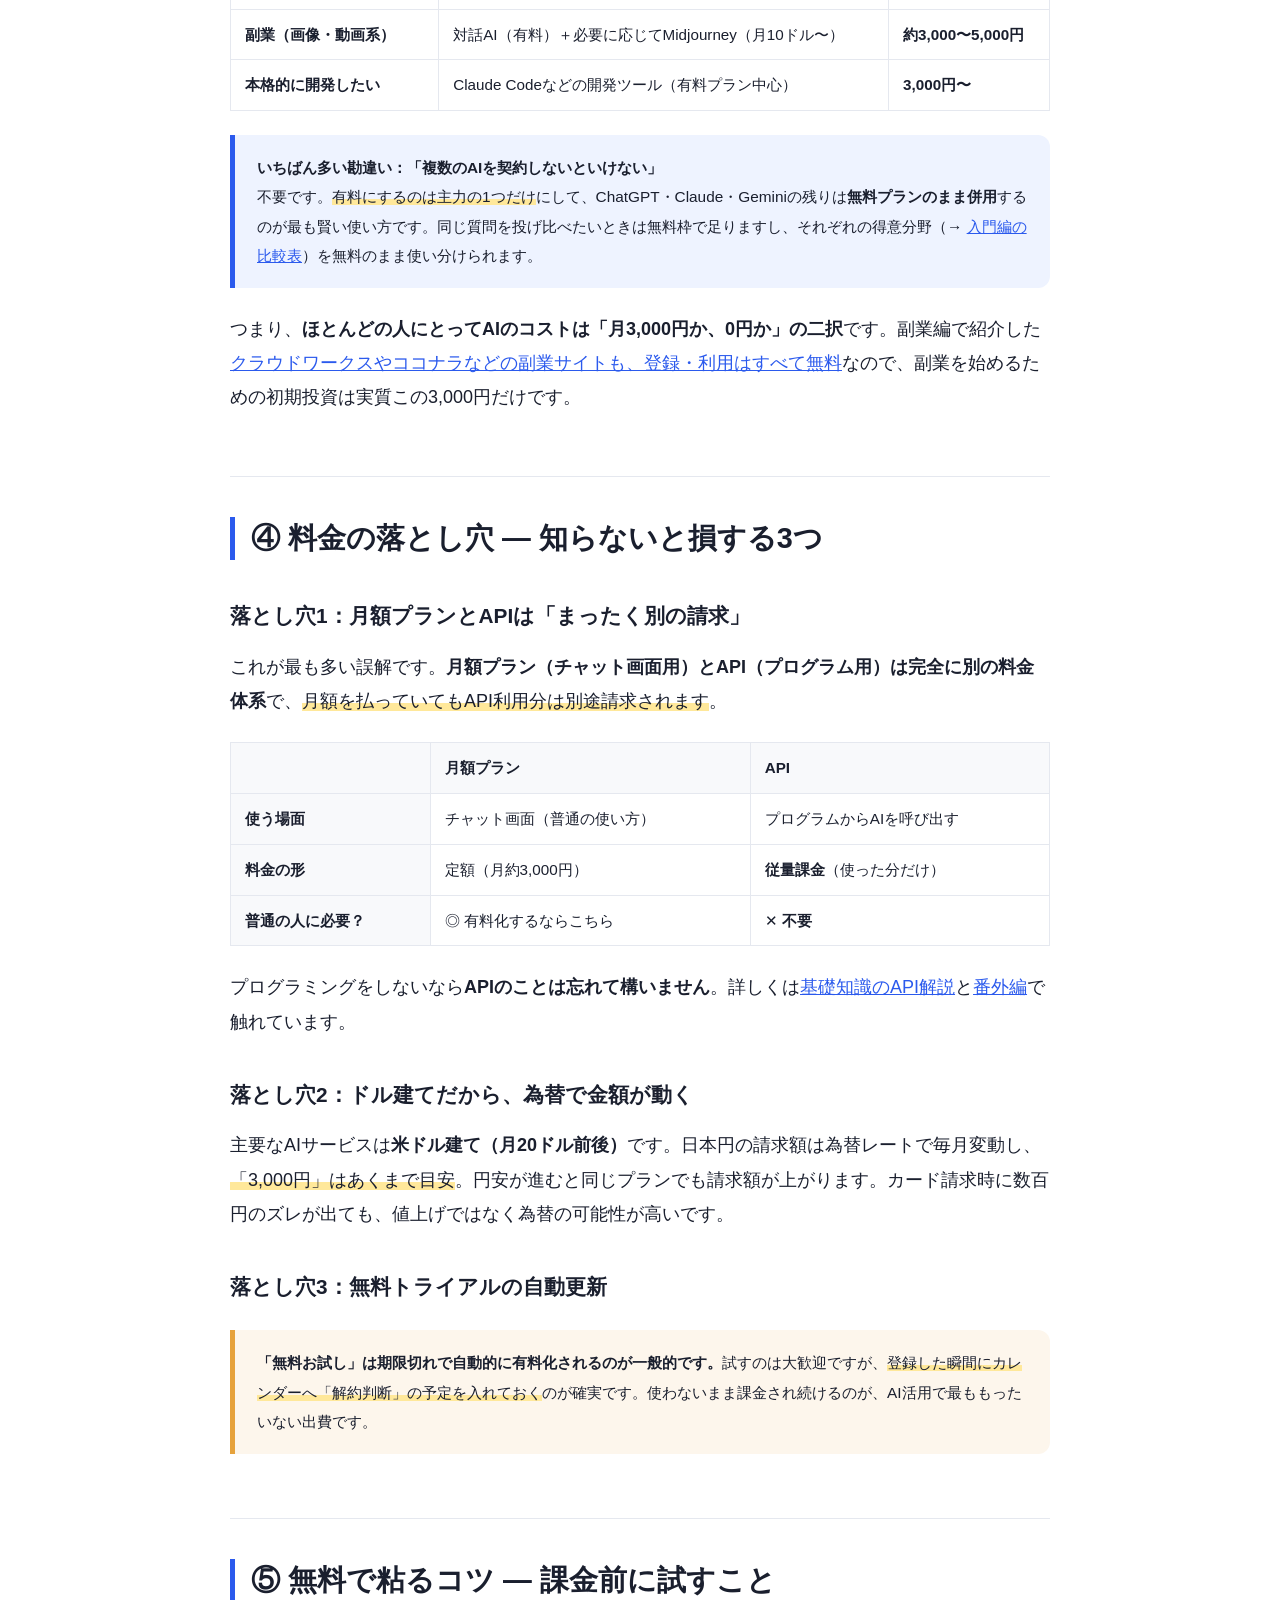
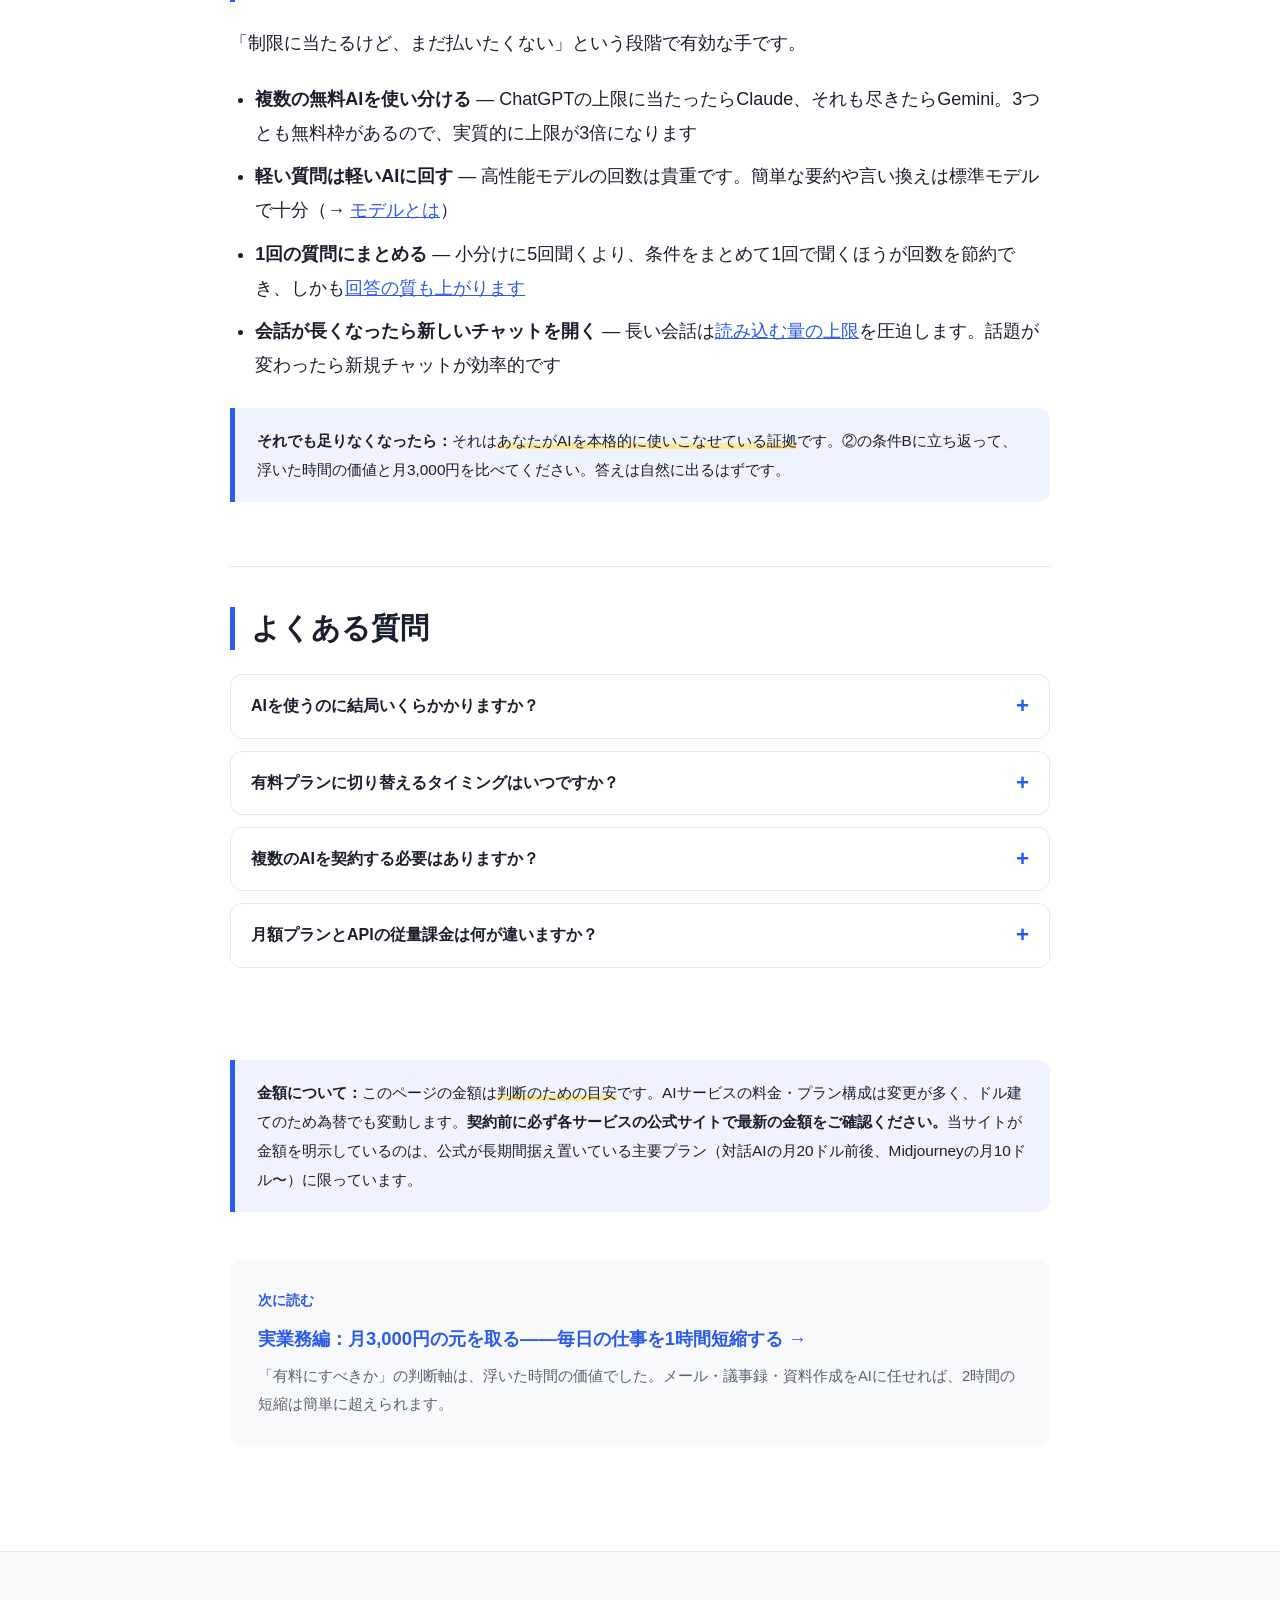
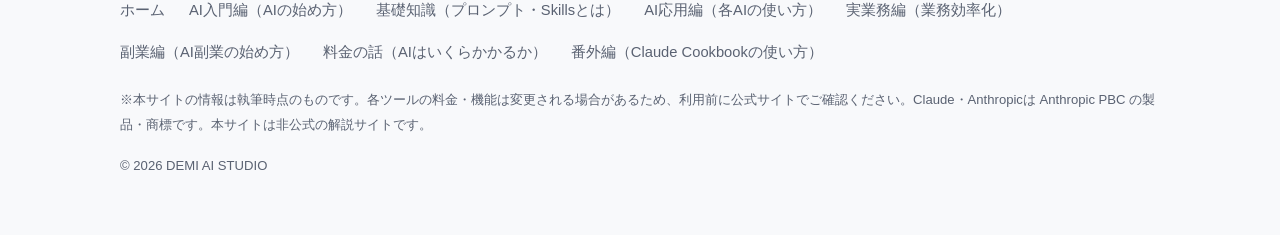
<file: pricing.html>
<!DOCTYPE html>
<html lang="ja">
<head>
<meta charset="UTF-8">
<meta name="viewport" content="width=device-width, initial-scale=1.0">
<title>AIの料金は結局いくら？無料でどこまでできるか・有料にすべき時 | DEMI AI STUDIO</title>
<meta name="description" content="AIツールの料金を目的別に整理。無料でどこまでできるのか、有料プラン（月額約3,000円）に切り替えるべきタイミング、副業・業務効率化それぞれの最小構成の総額、そして意外と知られていない料金の落とし穴まで解説します。">
<link rel="canonical" href="https://supadondada.github.io/demi-ai-studio/pricing.html">
<meta property="og:type" content="article">
<meta property="og:site_name" content="DEMI AI STUDIO">
<meta property="og:title" content="AIの料金は結局いくら？無料でどこまでできるか・有料にすべき時">
<meta property="og:description" content="無料でどこまでできるか、有料にすべきタイミング、目的別の最小構成の総額を解説。">
<meta property="og:url" content="https://supadondada.github.io/demi-ai-studio/pricing.html">
<meta property="og:image" content="https://supadondada.github.io/demi-ai-studio/ogp.png">
<meta property="og:locale" content="ja_JP">
<meta name="twitter:card" content="summary_large_image">
<meta name="twitter:title" content="AIの料金は結局いくら？無料でどこまでできるか・有料にすべき時">
<meta name="twitter:description" content="無料でどこまでできるか、有料にすべきタイミング、目的別の総額を解説。">
<link rel="stylesheet" href="style.css">
<script src="script.js" defer></script>
<script type="application/ld+json">
{
  "@context": "https://schema.org",
  "@type": "Article",
  "headline": "AIの料金は結局いくら？無料でどこまでできるか・有料にすべき時",
  "description": "AIツールの料金を目的別に整理。無料の範囲、有料化の判断軸、目的別の最小構成の総額を解説",
  "inLanguage": "ja",
  "mainEntityOfPage": "https://supadondada.github.io/demi-ai-studio/pricing.html",
  "author": { "@type": "Organization", "name": "DEMI AI STUDIO" },
  "publisher": { "@type": "Organization", "name": "DEMI AI STUDIO" }
}
</script>
<script type="application/ld+json">
{
  "@context": "https://schema.org",
  "@type": "BreadcrumbList",
  "itemListElement": [
    { "@type": "ListItem", "position": 1, "name": "ホーム", "item": "https://supadondada.github.io/demi-ai-studio/" },
    { "@type": "ListItem", "position": 2, "name": "料金の話（AIはいくらかかるか）", "item": "https://supadondada.github.io/demi-ai-studio/pricing.html" }
  ]
}
</script>
<script type="application/ld+json">
{
  "@context": "https://schema.org",
  "@type": "FAQPage",
  "mainEntity": [
    {
      "@type": "Question",
      "name": "AIを使うのに結局いくらかかりますか？",
      "acceptedAnswer": { "@type": "Answer", "text": "始めるだけなら0円です。当サイトで紹介している19ツールのうち15は無料で試せます。有料化が必要になるのは、回数制限に毎日ひっかかる、仕事や副業で使い始めた、という段階から。その場合も対話AI1つの月額約3,000円で足りることがほとんどです。" }
    },
    {
      "@type": "Question",
      "name": "有料プランに切り替えるタイミングはいつですか？",
      "acceptedAnswer": { "@type": "Answer", "text": "「無料の制限に毎日ひっかかる」「AIで浮いた時間や収入が月3,000円の価値を明確に超えた」のどちらかに当てはまったときです。逆に、まだ週に数回しか使っていない段階なら有料化は不要です。時間や収入で元が取れているかを基準にしてください。" }
    },
    {
      "@type": "Question",
      "name": "複数のAIを契約する必要はありますか？",
      "acceptedAnswer": { "@type": "Answer", "text": "基本的に不要です。対話AIは1つに絞って有料化し、他は無料プランで併用するのが最も効率的です。ChatGPT・Claude・Geminiはどれも無料プランがあるため、有料契約は主力の1つだけにして、残りは無料で使い分けられます。" }
    },
    {
      "@type": "Question",
      "name": "月額プランとAPIの従量課金は何が違いますか？",
      "acceptedAnswer": { "@type": "Answer", "text": "まったく別の料金体系です。月額プランはチャット画面を使うための定額料金で、APIはプログラムからAIを呼び出すための従量課金です。月額プランを払っていてもAPI利用分は別途請求されます。通常の使い方ではAPIは不要なので、混同しないよう注意してください。" }
    }
  ]
}
</script>
</head>
<body>

<header class="site-header">
  <div class="header-inner">
    <a href="index.html" class="site-logo">DEMI <span>AI</span> STUDIO</a>
    <nav class="global-nav" aria-label="グローバルナビゲーション">
      <ul>
        <li><a href="start.html">AI入門編</a></li>
        <li><a href="basics.html">基礎知識</a></li>
        <li><a href="howto.html">AI応用編</a></li>
        <li><a href="business.html">実業務編</a></li>
        <li><a href="sidejob.html">副業編</a></li>
        <li><a href="pricing.html" aria-current="page">料金の話</a></li>
        <li><a href="cookbook.html">番外編</a></li>
      </ul>
    </nav>
  </div>
</header>

<nav class="breadcrumb" aria-label="パンくずリスト">
  <ol>
    <li><a href="index.html">ホーム</a></li>
    <li>料金の話（AIはいくらかかるか）</li>
  </ol>
</nav>

<main>
  <article>
    <div class="hero">
      <p class="hero-label">料金の話｜お金の疑問に答える</p>
      <h1>AIの料金は結局いくら？<br>無料の範囲と、有料にすべき時</h1>
      <div class="hero-visual" role="img" aria-label="無料から始めて必要に応じて有料に切り替えるイメージ。0円の札と、月額プランの札が天秤にかかっている図">
        <svg viewBox="0 0 560 200" xmlns="http://www.w3.org/2000/svg" aria-hidden="true">
          <rect x="40" y="70" width="150" height="86" rx="12" fill="#eef3ff"/>
          <text x="115" y="112" font-size="34" font-weight="bold" fill="#2b5aed" text-anchor="middle">¥0</text>
          <text x="115" y="138" font-size="14" fill="#2b5aed" text-anchor="middle">まずここから</text>
          <path d="M 210 113 L 260 113" stroke="#a9c0fa" stroke-width="4" stroke-dasharray="8 8"/>
          <path d="M 250 103 L 265 113 L 250 123" fill="none" stroke="#a9c0fa" stroke-width="4"/>
          <rect x="285" y="52" width="72" height="122" rx="10" fill="#d9e4ff"/>
          <text x="321" y="120" font-size="13" fill="#2b5aed" text-anchor="middle">制限に</text>
          <text x="321" y="138" font-size="13" fill="#2b5aed" text-anchor="middle">当たる</text>
          <path d="M 375 113 L 405 113" stroke="#a9c0fa" stroke-width="4" stroke-dasharray="8 8"/>
          <path d="M 395 103 L 410 113 L 395 123" fill="none" stroke="#a9c0fa" stroke-width="4"/>
          <rect x="425" y="34" width="110" height="140" rx="12" fill="#2b5aed"/>
          <text x="480" y="96" font-size="22" font-weight="bold" fill="#ffffff" text-anchor="middle">月3,000</text>
          <text x="480" y="120" font-size="16" font-weight="bold" fill="#ffffff" text-anchor="middle">円前後</text>
          <text x="480" y="148" font-size="13" fill="#a9c0fa" text-anchor="middle">1つで足りる</text>
        </svg>
      </div>
      <p class="lead">「AIって結局いくらかかるの？」——このサイトの各ページに散らばっている料金の話を、<strong>1ページに集約しました</strong>。結論を先に言うと、<em>始めるだけなら0円</em>で、当サイトが紹介する<strong>19ツールのうち15は無料で試せます</strong>。ここでは「有料にすべき境界線」と「目的別の総額」をはっきりさせます。</p>
    </div>

    <div class="content">

      <nav class="anchor-nav" aria-label="ページ内ナビゲーション">
        <ul>
          <li><a href="#free">① 無料でどこまで？</a></li>
          <li><a href="#when">② 有料にすべき時</a></li>
          <li><a href="#total">③ 目的別の総額</a></li>
          <li><a href="#trap">④ 料金の落とし穴</a></li>
          <li><a href="#save">⑤ 無料で粘るコツ</a></li>
        </ul>
      </nav>

      <section class="section" aria-labelledby="free">
        <h2 id="free">① 無料でどこまでできる？ — 想像よりずっと先まで</h2>
        <p>まず安心してください。<strong>AIは「試すのにお金がかかる」分野ではありません</strong>。当サイトで紹介している全ツールを、料金の性質で分類するとこうなります。</p>

        <div class="table-wrap">
          <table>
            <caption style="text-align:left; font-size:0.85rem; color:#5a6272; margin-bottom:8px;">当サイトで紹介中のツールの料金タイプ（19ツール）</caption>
            <thead>
              <tr><th>料金タイプ</th><th>数</th><th>該当ツール</th></tr>
            </thead>
            <tbody>
              <tr>
                <td><strong>無料枠あり</strong><br>（登録すればすぐ試せる）</td>
                <td><strong>14</strong></td>
                <td>ChatGPT・Gemini・Claudeの各機能、Canva、Runway、Vrew、CapCut、Notta、tl;dv、Gamma、イルシル、Perplexity、v0、Bolt / Replit、Cursor / GitHub Copilot</td>
              </tr>
              <tr>
                <td><strong>完全無料</strong><br>（自分のPCで動かす）</td>
                <td><strong>1</strong></td>
                <td>Stable Diffusion（※高性能なPCが必要）</td>
              </tr>
              <tr>
                <td><strong>有料が前提</strong></td>
                <td><strong>4</strong></td>
                <td>Midjourney（月10ドル〜）、Sora / Veo、Claude Code、Deep Research機能、Microsoft Copilot（法人向け）</td>
              </tr>
            </tbody>
          </table>
        </div>

        <p><strong>19のうち15が無料で試せます。</strong>つまり<em>「有料じゃないと何もできない」は完全な誤解</em>です。文章作成、要約、議事録、資料作成、画像生成、動画編集、リサーチ——このサイトで紹介している作業のほぼすべてに、無料で触れる入口があります。</p>

        <div class="note-box">
          <strong>無料プランの正体：</strong>多くのツールの無料枠は「機能が減る」のではなく<em>「回数や量に上限がある」</em>形です。つまり<strong>できることは同じで、たくさんは使えない</strong>ということ。だから「まず無料で試して、足りなくなったら払う」が正しい順番になります。
        </div>
      </section>

      <section class="section" aria-labelledby="when">
        <h2 id="when">② 有料にすべきタイミング — 2つの条件</h2>
        <p>「そろそろ課金すべき？」と迷ったら、次の<strong>どちらか1つでも当てはまるか</strong>で判断してください。当てはまらないなら、まだ払う必要はありません。</p>

        <ol class="steps">
          <li>
            <span class="step-title">条件A：無料の制限に「毎日」ひっかかる</span>
            <p>週に1〜2回なら無料で十分です。しかし<em>毎日のように「上限に達しました」と止められる</em>なら、それはもう生活や仕事に組み込まれている証拠。ストレスと待ち時間のほうが月3,000円より高くつきます。</p>
          </li>
          <li>
            <span class="step-title">条件B：浮いた時間・収入が月3,000円の価値を超えた</span>
            <p><strong>これが本質的な判断軸です。</strong>時給1,500円の人なら、<em>月に2時間でも短縮できていれば元が取れている</em>計算になります。<a href="business.html">実業務編</a>のメール作成や議事録だけでも、2時間は簡単に超えます。副業で月1万円稼げているなら、迷う理由はありません。</p>
          </li>
        </ol>

        <div class="note-box warn">
          <strong>逆に、払わなくていい人：</strong>「AIを勉強しなきゃ」という焦りから、まだ使ってもいないのに契約してしまうパターンが一番もったいないです。<em>使う理由が先、課金は後</em>。無料のまま1ヶ月使ってみて、制限に当たらなかったなら、あなたにはまだ有料は不要です。
        </div>

        <h3>有料にすると何が変わるのか</h3>
        <p>詳細は<a href="start.html#sec5">入門編の無料・有料比較表</a>にありますが、要点はこの3つです。</p>
        <ul>
          <li><strong>回数制限が大幅に緩和される</strong> — これが最大の価値。待たされなくなります</li>
          <li><strong>高性能な<a href="basics.html#model">モデル</a>を優先して使える</strong> — 難しい相談や長文の分析で差が出ます</li>
          <li><strong>画像生成やファイル分析をたっぷり使える</strong> — 無料では回数が限られる機能が解放されます</li>
        </ul>
      </section>

      <section class="section" aria-labelledby="total">
        <h2 id="total">③ 目的別の最小構成 — 結局いくら要るのか</h2>
        <p>「あれもこれも契約しなきゃ」と思う必要はありません。<strong>目的ごとに、必要な最小構成はこれだけ</strong>です。</p>

        <div class="table-wrap">
          <table>
            <caption style="text-align:left; font-size:0.85rem; color:#5a6272; margin-bottom:8px;">目的別・現実的な月額の目安（対話AIの有料プランを約3,000円として計算）</caption>
            <thead>
              <tr><th>あなたの目的</th><th>必要なもの</th><th>月額の目安</th></tr>
            </thead>
            <tbody>
              <tr>
                <td><strong>とりあえずAIを試したい</strong></td>
                <td>対話AI（無料プラン）1つだけ</td>
                <td><strong>0円</strong></td>
              </tr>
              <tr>
                <td><strong>日常や勉強で使いたい</strong></td>
                <td>対話AIの無料プラン＋必要なら別のAIも無料で併用</td>
                <td><strong>0円</strong></td>
              </tr>
              <tr>
                <td><strong>仕事を効率化したい</strong></td>
                <td>対話AI（有料）1つ＋議事録・資料ツールは無料枠</td>
                <td><strong>約3,000円</strong></td>
              </tr>
              <tr>
                <td><strong>副業（ライティング系）</strong></td>
                <td>対話AI（有料）1つ。副業サイトの登録はすべて無料</td>
                <td><strong>約3,000円</strong></td>
              </tr>
              <tr>
                <td><strong>副業（画像・動画系）</strong></td>
                <td>対話AI（有料）＋必要に応じてMidjourney（月10ドル〜）</td>
                <td><strong>約3,000〜5,000円</strong></td>
              </tr>
              <tr>
                <td><strong>本格的に開発したい</strong></td>
                <td>Claude Codeなどの開発ツール（有料プラン中心）</td>
                <td><strong>3,000円〜</strong></td>
              </tr>
            </tbody>
          </table>
        </div>

        <div class="note-box">
          <strong>いちばん多い勘違い：「複数のAIを契約しないといけない」</strong><br>
          不要です。<em>有料にするのは主力の1つだけ</em>にして、ChatGPT・Claude・Geminiの残りは<strong>無料プランのまま併用</strong>するのが最も賢い使い方です。同じ質問を投げ比べたいときは無料枠で足りますし、それぞれの得意分野（→ <a href="start.html#sec2">入門編の比較表</a>）を無料のまま使い分けられます。
        </div>

        <p>つまり、<strong>ほとんどの人にとってAIのコストは「月3,000円か、0円か」の二択</strong>です。副業編で紹介した<a href="sidejob.html#sites">クラウドワークスやココナラなどの副業サイトも、登録・利用はすべて無料</a>なので、副業を始めるための初期投資は実質この3,000円だけです。</p>
      </section>

      <section class="section" aria-labelledby="trap">
        <h2 id="trap">④ 料金の落とし穴 — 知らないと損する3つ</h2>

        <h3>落とし穴1：月額プランとAPIは「まったく別の請求」</h3>
        <p>これが最も多い誤解です。<strong>月額プラン（チャット画面用）とAPI（プログラム用）は完全に別の料金体系</strong>で、<em>月額を払っていてもAPI利用分は別途請求されます</em>。</p>
        <div class="table-wrap">
          <table>
            <thead>
              <tr><th></th><th>月額プラン</th><th>API</th></tr>
            </thead>
            <tbody>
              <tr><th>使う場面</th><td>チャット画面（普通の使い方）</td><td>プログラムからAIを呼び出す</td></tr>
              <tr><th>料金の形</th><td>定額（月約3,000円）</td><td><strong>従量課金</strong>（使った分だけ）</td></tr>
              <tr><th>普通の人に必要？</th><td>◎ 有料化するならこちら</td><td>✕ <strong>不要</strong></td></tr>
            </tbody>
          </table>
        </div>
        <p>プログラミングをしないなら<strong>APIのことは忘れて構いません</strong>。詳しくは<a href="basics.html#api">基礎知識のAPI解説</a>と<a href="cookbook.html#need">番外編</a>で触れています。</p>

        <h3>落とし穴2：ドル建てだから、為替で金額が動く</h3>
        <p>主要なAIサービスは<strong>米ドル建て（月20ドル前後）</strong>です。日本円の請求額は為替レートで毎月変動し、<em>「3,000円」はあくまで目安</em>。円安が進むと同じプランでも請求額が上がります。カード請求時に数百円のズレが出ても、値上げではなく為替の可能性が高いです。</p>

        <h3>落とし穴3：無料トライアルの自動更新</h3>
        <div class="note-box warn">
          <strong>「無料お試し」は期限切れで自動的に有料化されるのが一般的です。</strong>試すのは大歓迎ですが、<em>登録した瞬間にカレンダーへ「解約判断」の予定を入れておく</em>のが確実です。使わないまま課金され続けるのが、AI活用で最ももったいない出費です。
        </div>
      </section>

      <section class="section" aria-labelledby="save">
        <h2 id="save">⑤ 無料で粘るコツ — 課金前に試すこと</h2>
        <p>「制限に当たるけど、まだ払いたくない」という段階で有効な手です。</p>
        <ul>
          <li><strong>複数の無料AIを使い分ける</strong> — ChatGPTの上限に当たったらClaude、それも尽きたらGemini。3つとも無料枠があるので、実質的に上限が3倍になります</li>
          <li><strong>軽い質問は軽いAIに回す</strong> — 高性能モデルの回数は貴重です。簡単な要約や言い換えは標準モデルで十分（→ <a href="basics.html#model">モデルとは</a>）</li>
          <li><strong>1回の質問にまとめる</strong> — 小分けに5回聞くより、条件をまとめて1回で聞くほうが回数を節約でき、しかも<a href="howto.html#prompt">回答の質も上がります</a></li>
          <li><strong>会話が長くなったら新しいチャットを開く</strong> — 長い会話は<a href="basics.html#token">読み込む量の上限</a>を圧迫します。話題が変わったら新規チャットが効率的です</li>
        </ul>
        <div class="note-box">
          <strong>それでも足りなくなったら：</strong>それは<em>あなたがAIを本格的に使いこなせている証拠</em>です。②の条件Bに立ち返って、浮いた時間の価値と月3,000円を比べてください。答えは自然に出るはずです。
        </div>
      </section>

      <section class="section faq" aria-labelledby="faq">
        <h2 id="faq">よくある質問</h2>
        <details>
          <summary>AIを使うのに結局いくらかかりますか？</summary>
          <p class="faq-a">始めるだけなら0円です。当サイトで紹介している19ツールのうち15は無料で試せます。有料化が必要になるのは「回数制限に毎日ひっかかる」「仕事や副業で使い始めた」段階から。その場合も対話AI1つの月額約3,000円で足りることがほとんどです。</p>
        </details>
        <details>
          <summary>有料プランに切り替えるタイミングはいつですか？</summary>
          <p class="faq-a">「無料の制限に毎日ひっかかる」か「AIで浮いた時間や収入が月3,000円の価値を明確に超えた」のどちらかに当てはまったときです。まだ週に数回しか使っていない段階なら有料化は不要です。</p>
        </details>
        <details>
          <summary>複数のAIを契約する必要はありますか？</summary>
          <p class="faq-a">基本的に不要です。有料にするのは主力の1つだけにして、残りは無料プランで併用するのが最も効率的です。ChatGPT・Claude・Geminiはどれも無料プランがあるため、使い分けは無料のままできます。</p>
        </details>
        <details>
          <summary>月額プランとAPIの従量課金は何が違いますか？</summary>
          <p class="faq-a">まったく別の料金体系です。月額プランはチャット画面を使うための定額料金、APIはプログラムからAIを呼び出すための従量課金です。月額を払っていてもAPI利用分は別請求になります。通常の使い方ではAPIは不要です。</p>
        </details>
      </section>

      <div class="note-box" style="margin-top:40px;">
        <strong>金額について：</strong>このページの金額は<em>判断のための目安</em>です。AIサービスの料金・プラン構成は変更が多く、ドル建てのため為替でも変動します。<strong>契約前に必ず各サービスの公式サイトで最新の金額をご確認ください。</strong>当サイトが金額を明示しているのは、公式が長期間据え置いている主要プラン（対話AIの月20ドル前後、Midjourneyの月10ドル〜）に限っています。
      </div>

      <aside class="next-read">
        <span class="next-label">次に読む</span>
        <a href="business.html">実業務編：月3,000円の元を取る——毎日の仕事を1時間短縮する →</a>
        <p>「有料にすべきか」の判断軸は、浮いた時間の価値でした。メール・議事録・資料作成をAIに任せれば、2時間の短縮は簡単に超えられます。</p>
      </aside>

    </div>
  </article>
</main>

<footer class="site-footer">
  <div class="footer-inner">
    <nav class="footer-nav" aria-label="フッターナビゲーション">
      <ul>
        <li><a href="index.html">ホーム</a></li>
        <li><a href="start.html">AI入門編（AIの始め方）</a></li>
        <li><a href="basics.html">基礎知識（プロンプト・Skillsとは）</a></li>
        <li><a href="howto.html">AI応用編（各AIの使い方）</a></li>
        <li><a href="business.html">実業務編（業務効率化）</a></li>
        <li><a href="sidejob.html">副業編（AI副業の始め方）</a></li>
        <li><a href="pricing.html">料金の話（AIはいくらかかるか）</a></li>
        <li><a href="cookbook.html">番外編（Claude Cookbookの使い方）</a></li>
      </ul>
    </nav>
    <p class="footer-note">※本サイトの情報は執筆時点のものです。各ツールの料金・機能は変更される場合があるため、利用前に公式サイトでご確認ください。Claude・Anthropicは Anthropic PBC の製品・商標です。本サイトは非公式の解説サイトです。</p>
    <p class="copyright">© 2026 DEMI AI STUDIO</p>
  </div>
</footer>

</body>
</html>
</file>
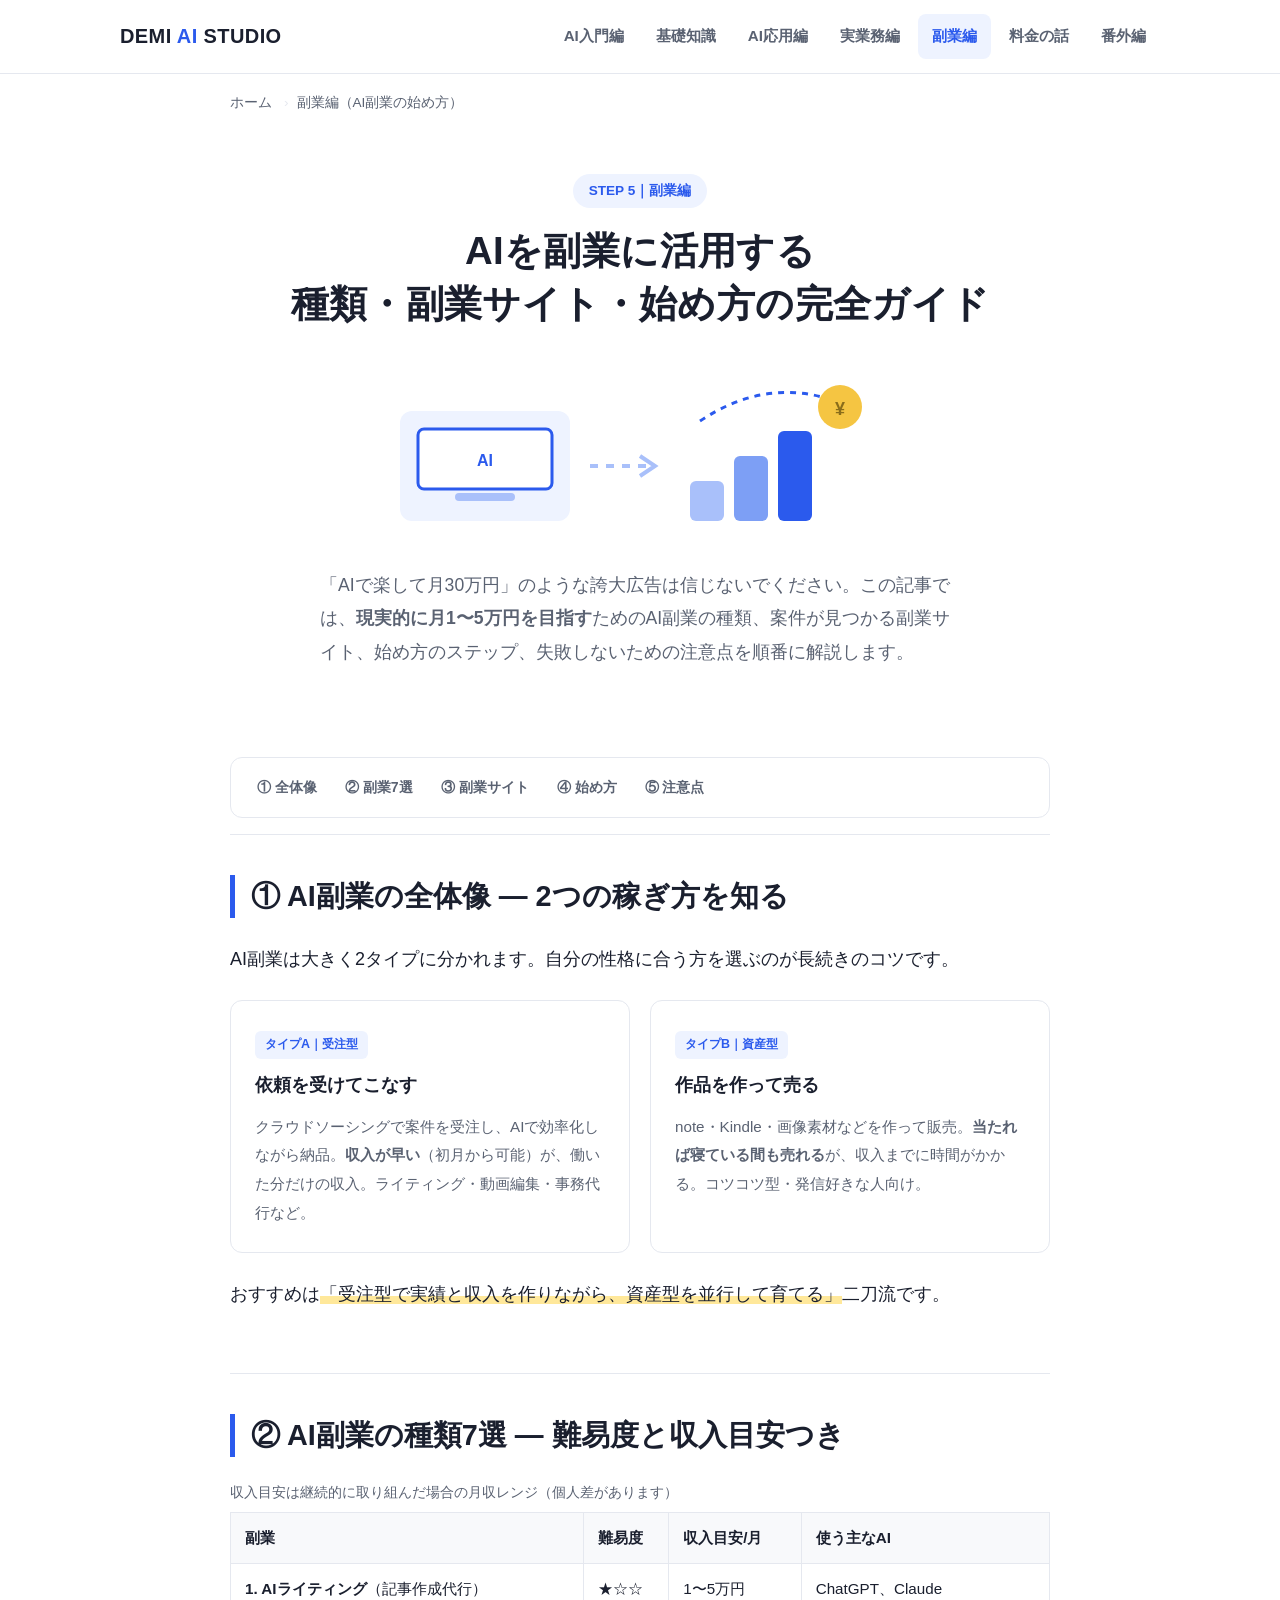
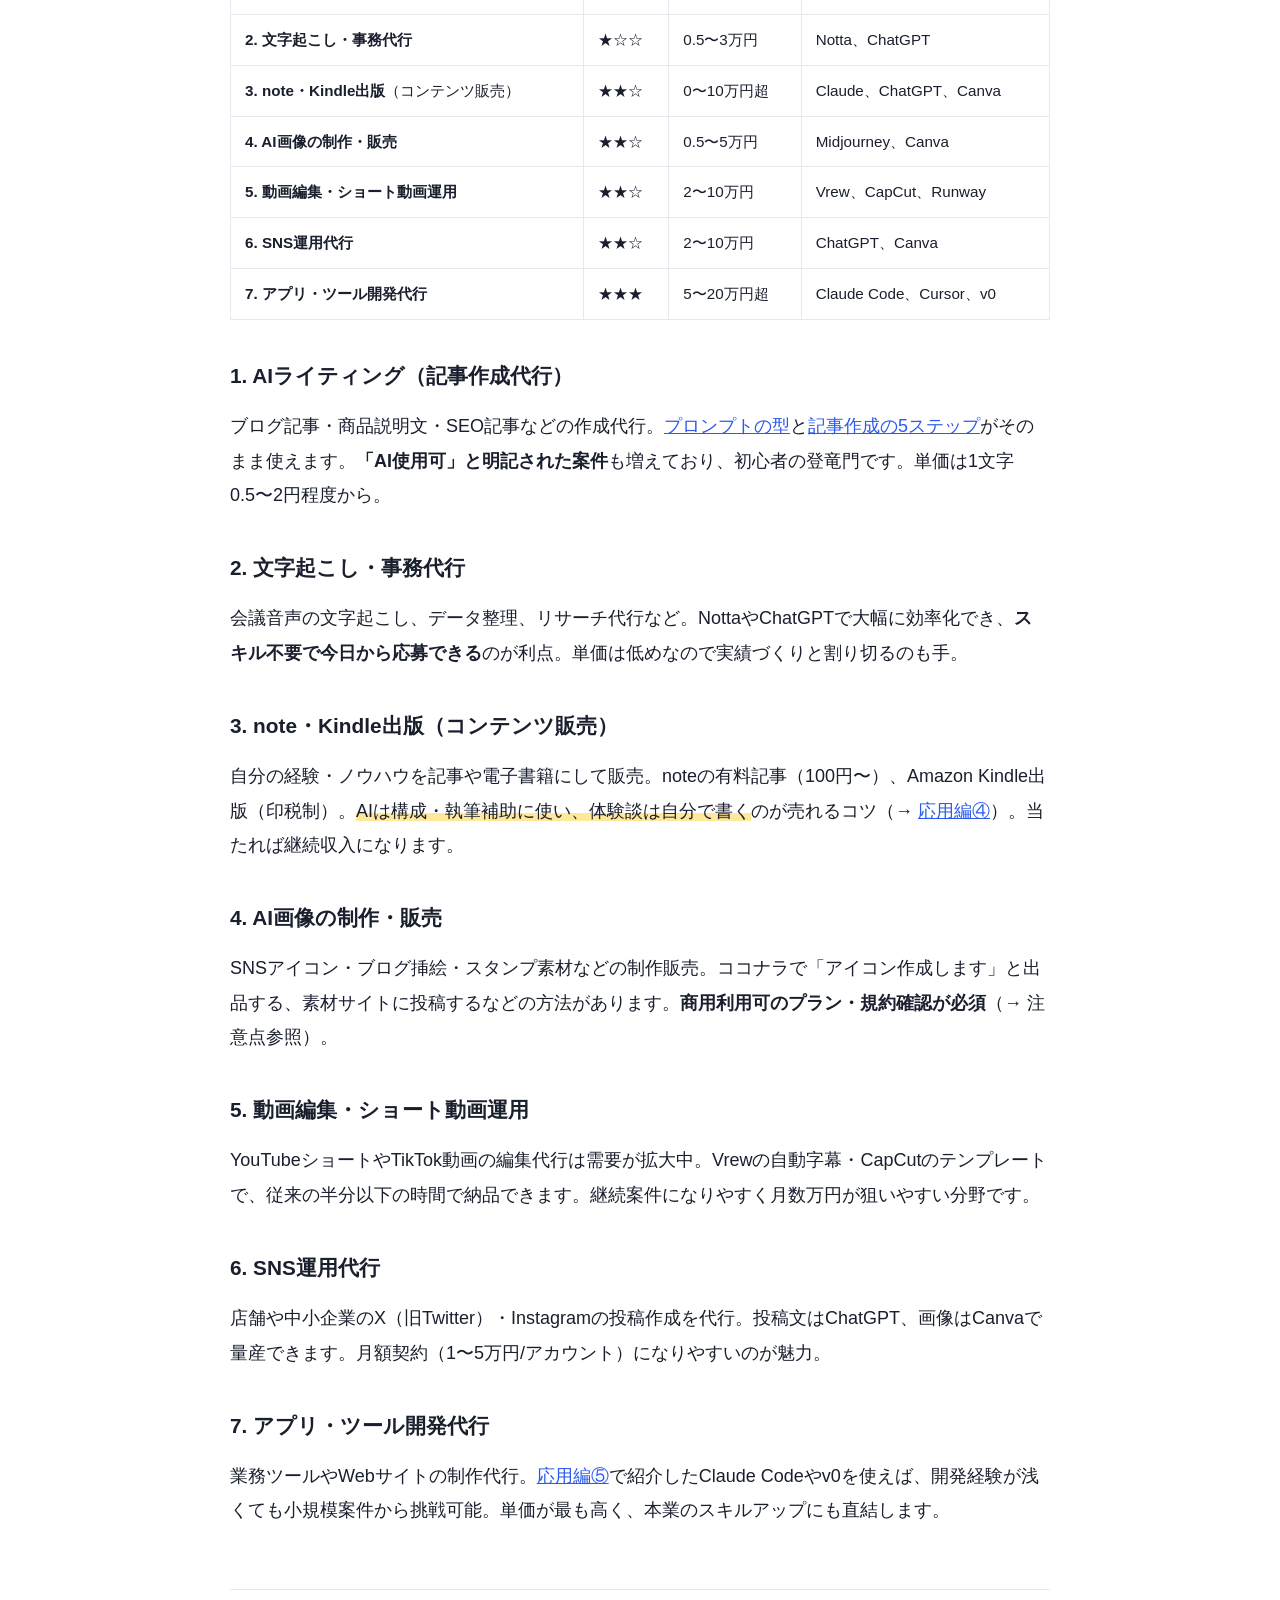
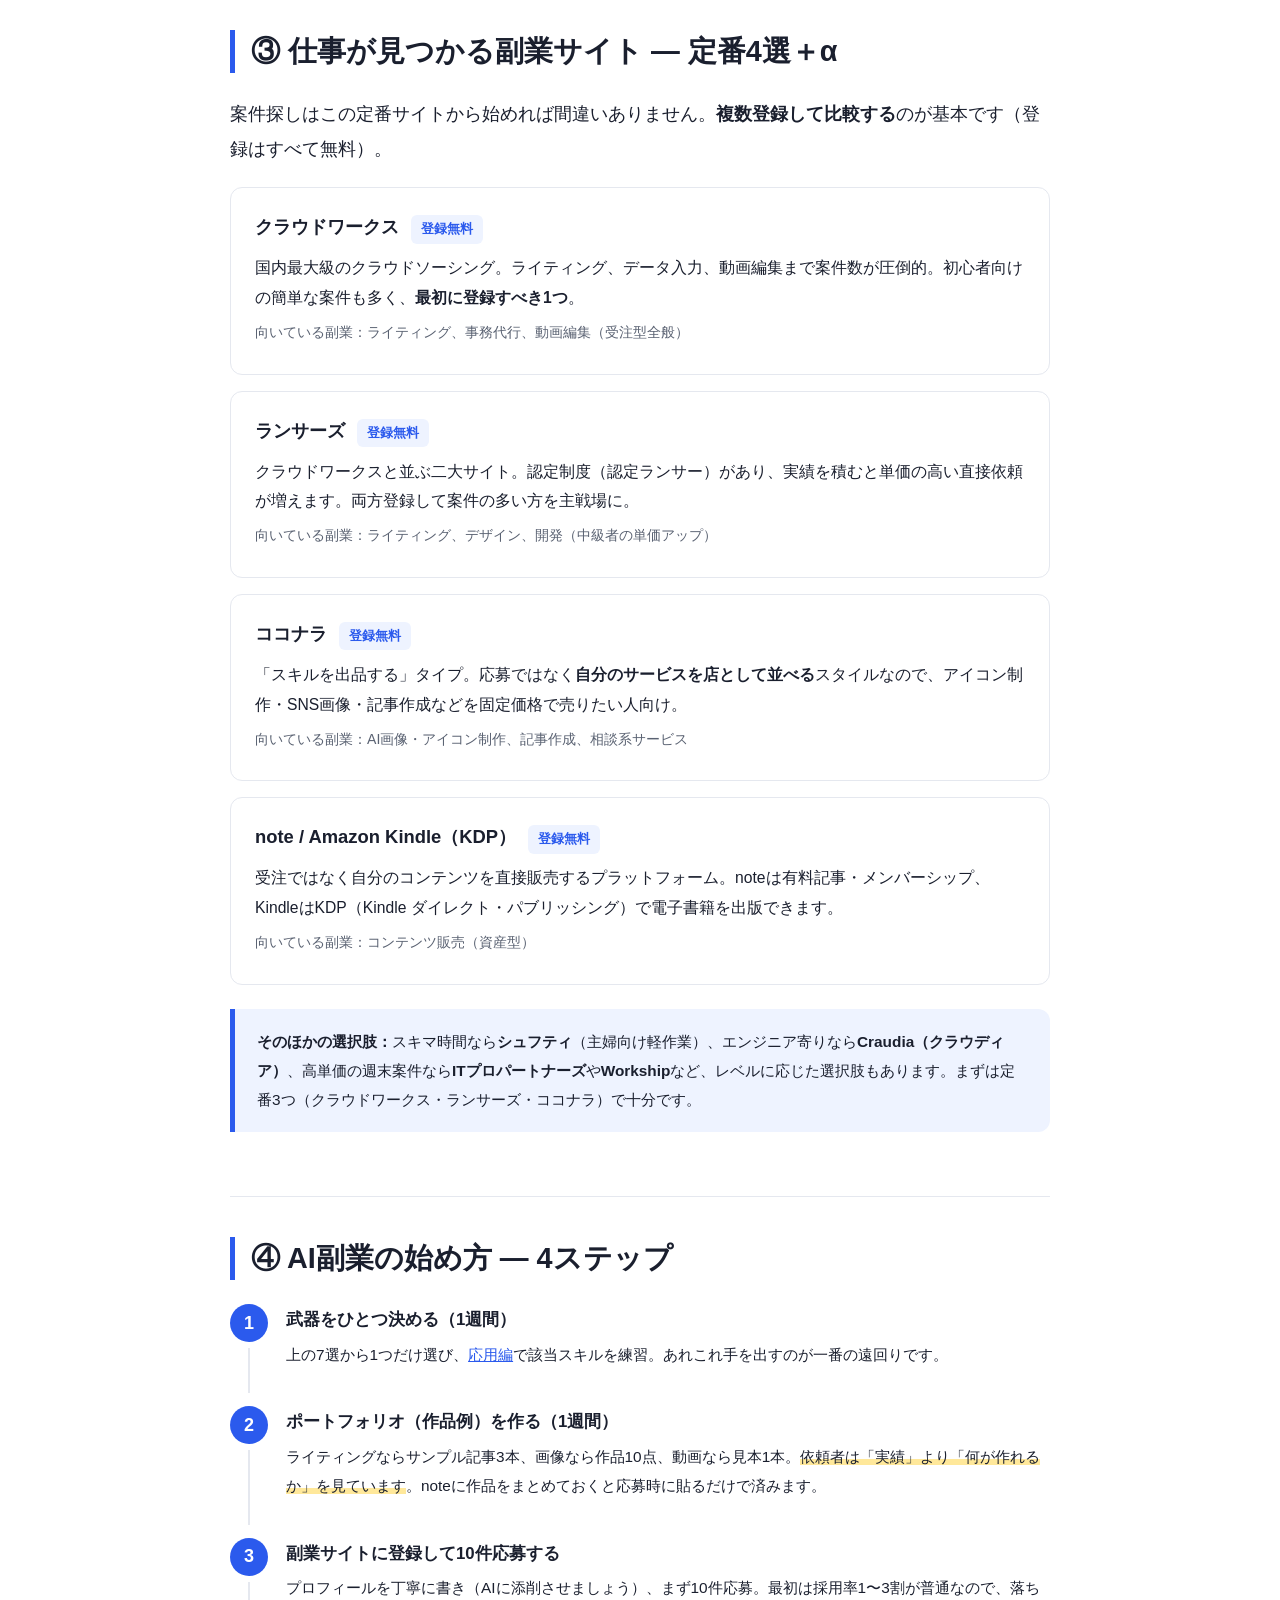
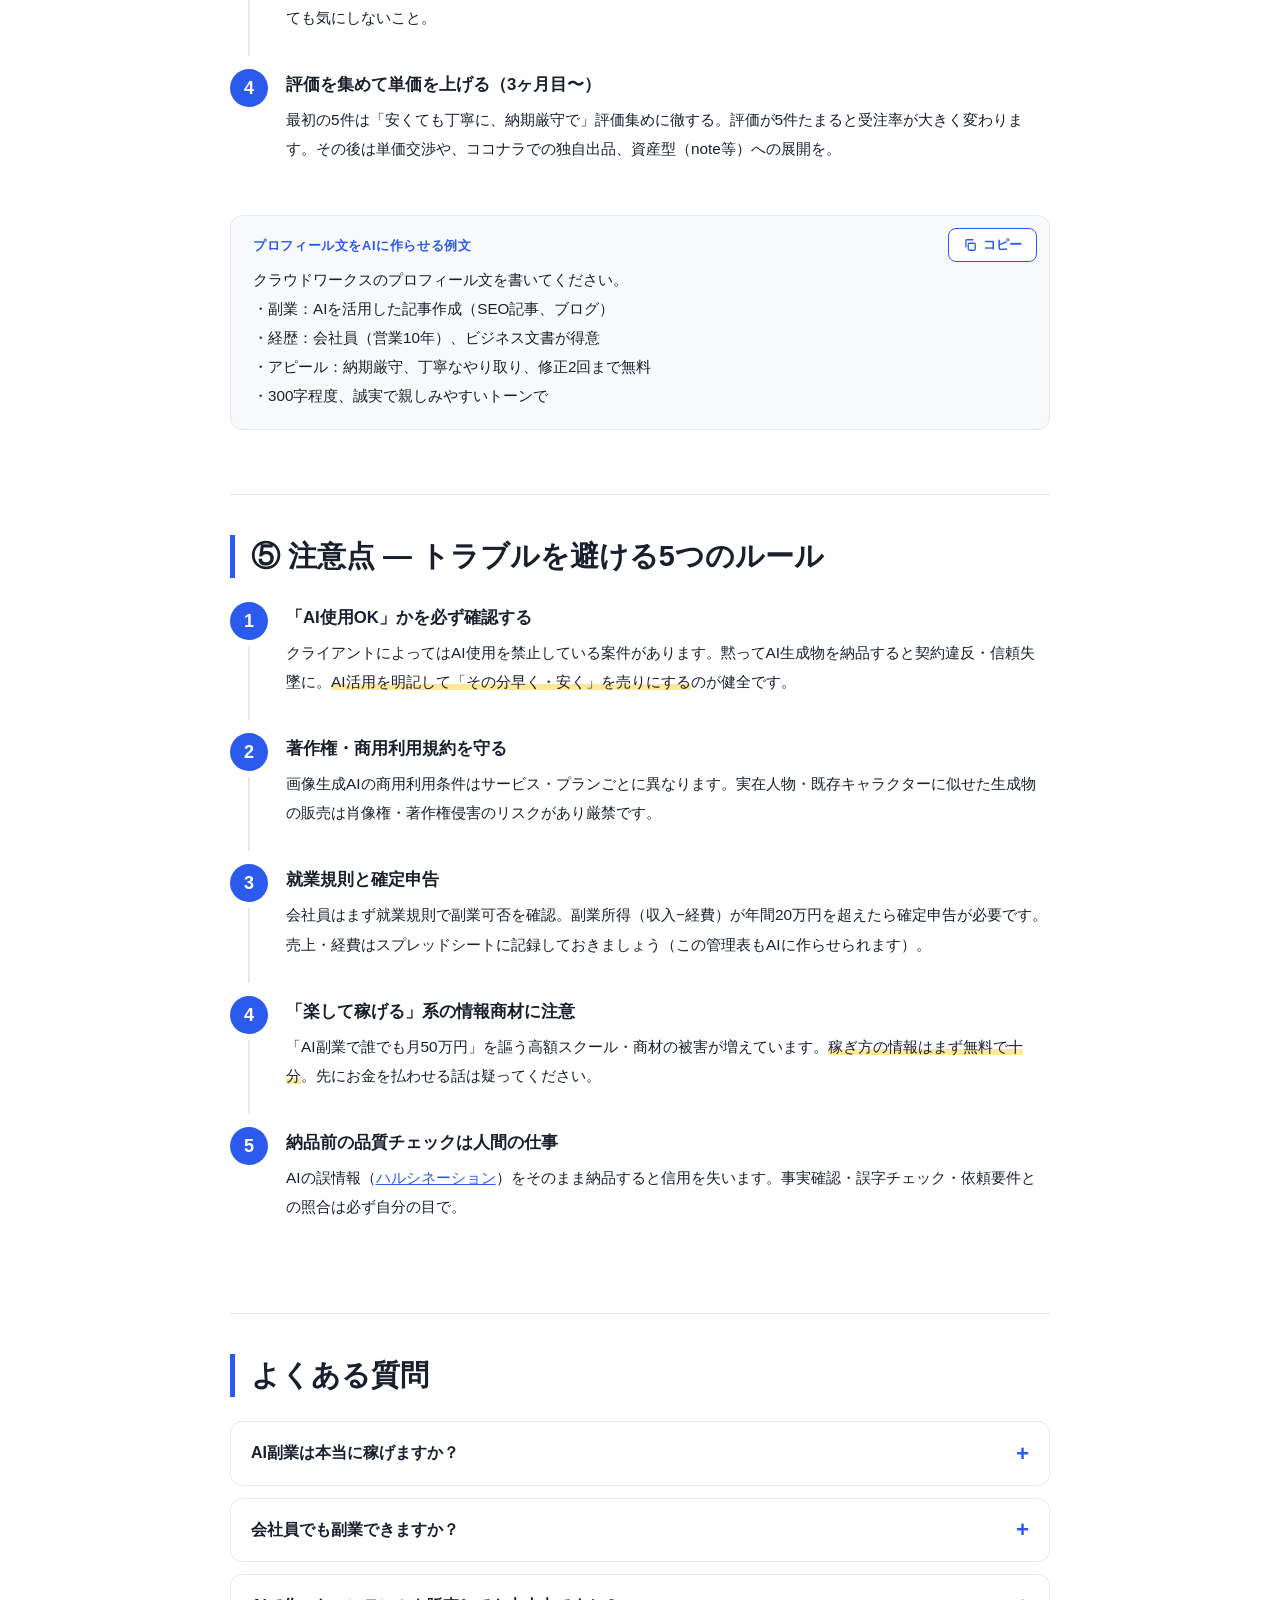
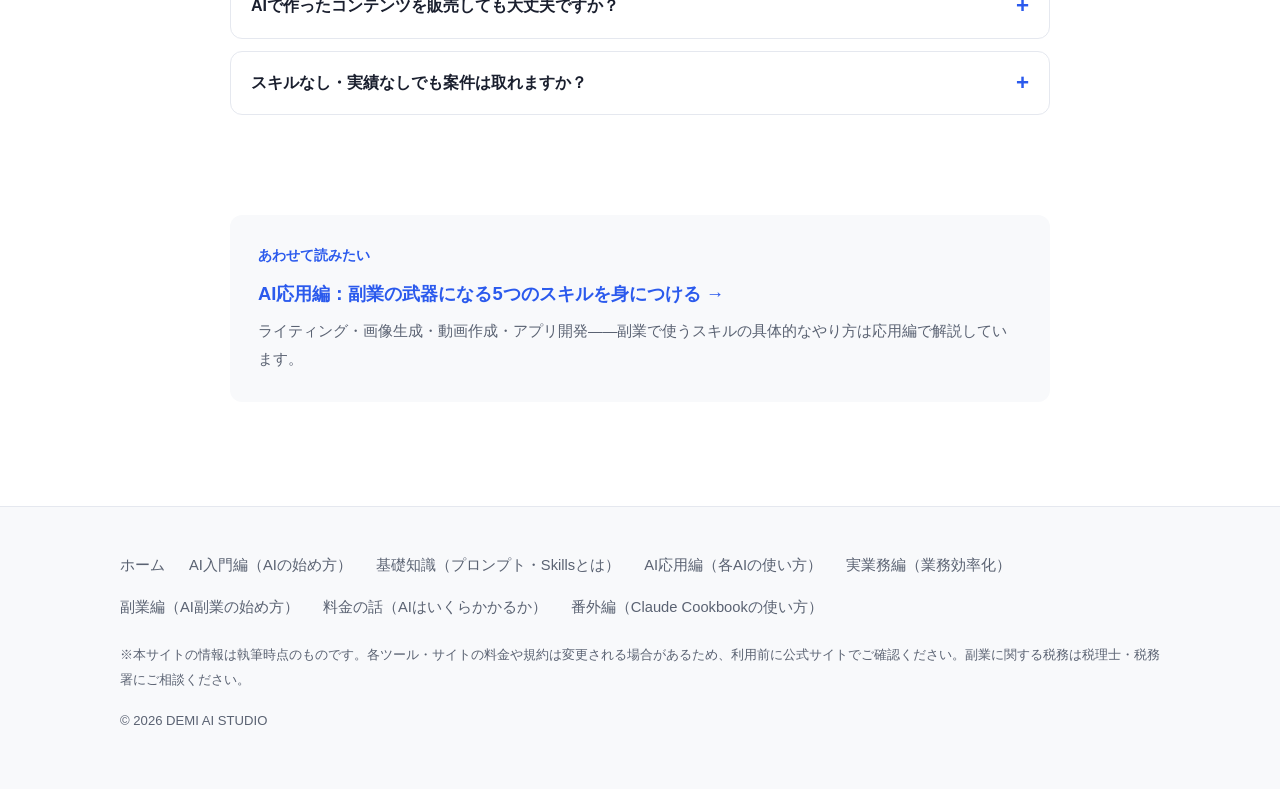
<file: sidejob.html>
<!DOCTYPE html>
<html lang="ja">
<head>
<meta charset="UTF-8">
<meta name="viewport" content="width=device-width, initial-scale=1.0">
<title>副業編｜AI副業の始め方——種類7選・稼げる副業サイト・注意点まで | DEMI AI STUDIO</title>
<meta name="description" content="AIを副業に活かす完全ガイド。AIライティング・画像販売・動画編集・note/Kindle出版など副業7種類の難易度と収入目安、案件が見つかる副業サイト（クラウドワークス・ランサーズ・ココナラ）、始め方4ステップと注意点を解説します。">
<link rel="canonical" href="https://supadondada.github.io/demi-ai-studio/sidejob.html">
<meta property="og:type" content="article">
<meta property="og:site_name" content="DEMI AI STUDIO">
<meta property="og:title" content="副業編｜AI副業の始め方——種類7選・稼げる副業サイト・注意点まで">
<meta property="og:description" content="AI副業7種類の難易度と収入目安、案件が見つかる副業サイト、始め方4ステップと注意点を解説。">
<meta property="og:url" content="https://supadondada.github.io/demi-ai-studio/sidejob.html">
<meta property="og:image" content="https://supadondada.github.io/demi-ai-studio/ogp.png">
<meta property="og:locale" content="ja_JP">
<meta name="twitter:card" content="summary_large_image">
<meta name="twitter:title" content="副業編｜AI副業の始め方——種類7選・稼げる副業サイト・注意点まで">
<meta name="twitter:description" content="AI副業7種類の難易度と収入目安、案件が見つかる副業サイト、始め方と注意点を解説。">
<link rel="stylesheet" href="style.css">
<script src="script.js" defer></script>
<script type="application/ld+json">
{
  "@context": "https://schema.org",
  "@type": "Article",
  "headline": "副業編｜AI副業の始め方——種類7選・稼げる副業サイト・注意点まで",
  "description": "AI副業の種類、収入目安、案件が見つかる副業サイト、始め方のステップと注意点を解説",
  "inLanguage": "ja",
  "mainEntityOfPage": "https://supadondada.github.io/demi-ai-studio/sidejob.html",
  "author": { "@type": "Organization", "name": "DEMI AI STUDIO" },
  "publisher": { "@type": "Organization", "name": "DEMI AI STUDIO" }
}
</script>
<script type="application/ld+json">
{
  "@context": "https://schema.org",
  "@type": "BreadcrumbList",
  "itemListElement": [
    { "@type": "ListItem", "position": 1, "name": "ホーム", "item": "https://supadondada.github.io/demi-ai-studio/" },
    { "@type": "ListItem", "position": 2, "name": "副業編（AI副業の始め方）", "item": "https://supadondada.github.io/demi-ai-studio/sidejob.html" }
  ]
}
</script>
<script type="application/ld+json">
{
  "@context": "https://schema.org",
  "@type": "FAQPage",
  "mainEntity": [
    {
      "@type": "Question",
      "name": "AI副業は本当に稼げますか？",
      "acceptedAnswer": { "@type": "Answer", "text": "「登録するだけで月30万円」のような話は誇大広告ですが、AIで作業を効率化しながらライティングや動画編集などの案件をこなし、月1〜5万円を稼ぐことは現実的です。最初の数ヶ月は実績づくりの期間と考えましょう。" }
    },
    {
      "@type": "Question",
      "name": "会社員でも副業できますか？",
      "acceptedAnswer": { "@type": "Answer", "text": "まず勤務先の就業規則で副業の可否を確認してください。副業可の場合でも、年間の副業所得が20万円を超えると確定申告が必要になります。住民税の扱いなど、会社に知られたくない場合の注意点もあります。" }
    },
    {
      "@type": "Question",
      "name": "AIで作ったコンテンツを販売しても大丈夫ですか？",
      "acceptedAnswer": { "@type": "Answer", "text": "利用するAIサービスの規約で商用利用が許可されているかを必ず確認してください。また、実在の人物・キャラクターに似せた生成物や、他者の作品に酷似したものの販売は著作権・肖像権侵害のリスクがあります。" }
    },
    {
      "@type": "Question",
      "name": "スキルなし・実績なしでも案件は取れますか？",
      "acceptedAnswer": { "@type": "Answer", "text": "取れます。最初は低単価でも評価を集めることを優先し、ポートフォリオ（自分の作品例）を用意して応募するのが定石です。データ入力や文字起こしなど簡単な案件から始めて実績を積む方法もあります。" }
    }
  ]
}
</script>
</head>
<body>

<header class="site-header">
  <div class="header-inner">
    <a href="index.html" class="site-logo">DEMI <span>AI</span> STUDIO</a>
    <nav class="global-nav" aria-label="グローバルナビゲーション">
      <ul>
        <li><a href="start.html">AI入門編</a></li>
        <li><a href="basics.html">基礎知識</a></li>
        <li><a href="howto.html">AI応用編</a></li>
        <li><a href="business.html">実業務編</a></li>
        <li><a href="sidejob.html" aria-current="page">副業編</a></li>
        <li><a href="pricing.html">料金の話</a></li>
        <li><a href="cookbook.html">番外編</a></li>
      </ul>
    </nav>
  </div>
</header>

<nav class="breadcrumb" aria-label="パンくずリスト">
  <ol>
    <li><a href="index.html">ホーム</a></li>
    <li>副業編（AI副業の始め方）</li>
  </ol>
</nav>

<main>
  <article>
    <div class="hero">
      <p class="hero-label">STEP 5｜副業編</p>
      <h1>AIを副業に活用する<br>種類・副業サイト・始め方の完全ガイド</h1>
      <div class="hero-visual" role="img" aria-label="AIスキルが収入につながる様子を表したイラスト。パソコンからコインが増えていくグラフ">
        <svg viewBox="0 0 560 210" xmlns="http://www.w3.org/2000/svg" aria-hidden="true">
          <rect x="40" y="60" width="170" height="110" rx="12" fill="#eef3ff"/>
          <rect x="58" y="78" width="134" height="60" rx="6" fill="#ffffff" stroke="#2b5aed" stroke-width="3"/>
          <text x="125" y="115" font-size="16" font-weight="bold" fill="#2b5aed" text-anchor="middle">AI</text>
          <rect x="95" y="142" width="60" height="8" rx="4" fill="#a9c0fa"/>
          <path d="M 230 115 L 290 115" stroke="#a9c0fa" stroke-width="4" stroke-dasharray="8 8"/>
          <path d="M 280 105 L 295 115 L 280 125" fill="none" stroke="#a9c0fa" stroke-width="4"/>
          <rect x="330" y="130" width="34" height="40" rx="6" fill="#a9c0fa"/>
          <rect x="374" y="105" width="34" height="65" rx="6" fill="#7d9ff5"/>
          <rect x="418" y="80" width="34" height="90" rx="6" fill="#2b5aed"/>
          <circle cx="480" cy="56" r="22" fill="#f5c542"/>
          <text x="480" y="64" font-size="18" font-weight="bold" fill="#8a6d1a" text-anchor="middle">¥</text>
          <path d="M 340 70 Q 400 30 462 46" stroke="#2b5aed" stroke-width="3" fill="none" stroke-dasharray="6 6"/>
        </svg>
      </div>
      <p class="lead">「AIで楽して月30万円」のような誇大広告は信じないでください。この記事では、<strong>現実的に月1〜5万円を目指す</strong>ためのAI副業の種類、案件が見つかる副業サイト、始め方のステップ、失敗しないための注意点を順番に解説します。</p>
    </div>

    <div class="content">

      <nav class="anchor-nav" aria-label="ページ内ナビゲーション">
        <ul>
          <li><a href="#map">① 全体像</a></li>
          <li><a href="#types">② 副業7選</a></li>
          <li><a href="#sites">③ 副業サイト</a></li>
          <li><a href="#steps">④ 始め方</a></li>
          <li><a href="#caution">⑤ 注意点</a></li>
        </ul>
      </nav>

      <section class="section" aria-labelledby="map">
        <h2 id="map">① AI副業の全体像 — 2つの稼ぎ方を知る</h2>
        <p>AI副業は大きく2タイプに分かれます。自分の性格に合う方を選ぶのが長続きのコツです。</p>
        <div class="card-grid">
          <article class="card">
            <span class="card-tag">タイプA｜受注型</span>
            <h3>依頼を受けてこなす</h3>
            <p>クラウドソーシングで案件を受注し、AIで効率化しながら納品。<strong>収入が早い</strong>（初月から可能）が、働いた分だけの収入。ライティング・動画編集・事務代行など。</p>
          </article>
          <article class="card">
            <span class="card-tag">タイプB｜資産型</span>
            <h3>作品を作って売る</h3>
            <p>note・Kindle・画像素材などを作って販売。<strong>当たれば寝ている間も売れる</strong>が、収入までに時間がかかる。コツコツ型・発信好きな人向け。</p>
          </article>
        </div>
        <p>おすすめは<em>「受注型で実績と収入を作りながら、資産型を並行して育てる」</em>二刀流です。</p>
      </section>

      <section class="section" aria-labelledby="types">
        <h2 id="types">② AI副業の種類7選 — 難易度と収入目安つき</h2>
        <div class="table-wrap">
          <table>
            <caption style="text-align:left; font-size:0.85rem; color:#5a6272; margin-bottom:8px;">収入目安は継続的に取り組んだ場合の月収レンジ（個人差があります）</caption>
            <thead>
              <tr><th>副業</th><th>難易度</th><th>収入目安/月</th><th>使う主なAI</th></tr>
            </thead>
            <tbody>
              <tr><td><strong>1. AIライティング</strong>（記事作成代行）</td><td>★☆☆</td><td>1〜5万円</td><td>ChatGPT、Claude</td></tr>
              <tr><td><strong>2. 文字起こし・事務代行</strong></td><td>★☆☆</td><td>0.5〜3万円</td><td>Notta、ChatGPT</td></tr>
              <tr><td><strong>3. note・Kindle出版</strong>（コンテンツ販売）</td><td>★★☆</td><td>0〜10万円超</td><td>Claude、ChatGPT、Canva</td></tr>
              <tr><td><strong>4. AI画像の制作・販売</strong></td><td>★★☆</td><td>0.5〜5万円</td><td>Midjourney、Canva</td></tr>
              <tr><td><strong>5. 動画編集・ショート動画運用</strong></td><td>★★☆</td><td>2〜10万円</td><td>Vrew、CapCut、Runway</td></tr>
              <tr><td><strong>6. SNS運用代行</strong></td><td>★★☆</td><td>2〜10万円</td><td>ChatGPT、Canva</td></tr>
              <tr><td><strong>7. アプリ・ツール開発代行</strong></td><td>★★★</td><td>5〜20万円超</td><td>Claude Code、Cursor、v0</td></tr>
            </tbody>
          </table>
        </div>

        <h3>1. AIライティング（記事作成代行）</h3>
        <p>ブログ記事・商品説明文・SEO記事などの作成代行。<a href="howto.html#prompt">プロンプトの型</a>と<a href="howto.html#note">記事作成の5ステップ</a>がそのまま使えます。<strong>「AI使用可」と明記された案件</strong>も増えており、初心者の登竜門です。単価は1文字0.5〜2円程度から。</p>

        <h3>2. 文字起こし・事務代行</h3>
        <p>会議音声の文字起こし、データ整理、リサーチ代行など。NottaやChatGPTで大幅に効率化でき、<strong>スキル不要で今日から応募できる</strong>のが利点。単価は低めなので実績づくりと割り切るのも手。</p>

        <h3>3. note・Kindle出版（コンテンツ販売）</h3>
        <p>自分の経験・ノウハウを記事や電子書籍にして販売。noteの有料記事（100円〜）、Amazon Kindle出版（印税制）。<em>AIは構成・執筆補助に使い、体験談は自分で書く</em>のが売れるコツ（→ <a href="howto.html#note">応用編④</a>）。当たれば継続収入になります。</p>

        <h3>4. AI画像の制作・販売</h3>
        <p>SNSアイコン・ブログ挿絵・スタンプ素材などの制作販売。ココナラで「アイコン作成します」と出品する、素材サイトに投稿するなどの方法があります。<strong>商用利用可のプラン・規約確認が必須</strong>（→ 注意点参照）。</p>

        <h3>5. 動画編集・ショート動画運用</h3>
        <p>YouTubeショートやTikTok動画の編集代行は需要が拡大中。Vrewの自動字幕・CapCutのテンプレートで、従来の半分以下の時間で納品できます。継続案件になりやすく月数万円が狙いやすい分野です。</p>

        <h3>6. SNS運用代行</h3>
        <p>店舗や中小企業のX（旧Twitter）・Instagramの投稿作成を代行。投稿文はChatGPT、画像はCanvaで量産できます。月額契約（1〜5万円/アカウント）になりやすいのが魅力。</p>

        <h3>7. アプリ・ツール開発代行</h3>
        <p>業務ツールやWebサイトの制作代行。<a href="howto.html#dev">応用編⑤</a>で紹介したClaude Codeやv0を使えば、開発経験が浅くても小規模案件から挑戦可能。単価が最も高く、本業のスキルアップにも直結します。</p>
      </section>

      <section class="section" aria-labelledby="sites">
        <h2 id="sites">③ 仕事が見つかる副業サイト — 定番4選＋α</h2>
        <p>案件探しはこの定番サイトから始めれば間違いありません。<strong>複数登録して比較する</strong>のが基本です（登録はすべて無料）。</p>

        <div class="tool">
          <div class="tool-head"><span class="tool-name">クラウドワークス</span><span class="tool-price">登録無料</span></div>
          <p>国内最大級のクラウドソーシング。ライティング、データ入力、動画編集まで案件数が圧倒的。初心者向けの簡単な案件も多く、<strong>最初に登録すべき1つ</strong>。</p>
          <p class="tool-for">向いている副業：ライティング、事務代行、動画編集（受注型全般）</p>
        </div>
        <div class="tool">
          <div class="tool-head"><span class="tool-name">ランサーズ</span><span class="tool-price">登録無料</span></div>
          <p>クラウドワークスと並ぶ二大サイト。認定制度（認定ランサー）があり、実績を積むと単価の高い直接依頼が増えます。両方登録して案件の多い方を主戦場に。</p>
          <p class="tool-for">向いている副業：ライティング、デザイン、開発（中級者の単価アップ）</p>
        </div>
        <div class="tool">
          <div class="tool-head"><span class="tool-name">ココナラ</span><span class="tool-price">登録無料</span></div>
          <p>「スキルを出品する」タイプ。応募ではなく<strong>自分のサービスを店として並べる</strong>スタイルなので、アイコン制作・SNS画像・記事作成などを固定価格で売りたい人向け。</p>
          <p class="tool-for">向いている副業：AI画像・アイコン制作、記事作成、相談系サービス</p>
        </div>
        <div class="tool">
          <div class="tool-head"><span class="tool-name">note / Amazon Kindle（KDP）</span><span class="tool-price">登録無料</span></div>
          <p>受注ではなく自分のコンテンツを直接販売するプラットフォーム。noteは有料記事・メンバーシップ、KindleはKDP（Kindle ダイレクト・パブリッシング）で電子書籍を出版できます。</p>
          <p class="tool-for">向いている副業：コンテンツ販売（資産型）</p>
        </div>

        <div class="note-box">
          <strong>そのほかの選択肢：</strong>スキマ時間なら<strong>シュフティ</strong>（主婦向け軽作業）、エンジニア寄りなら<strong>Craudia（クラウディア）</strong>、高単価の週末案件なら<strong>ITプロパートナーズ</strong>や<strong>Workship</strong>など、レベルに応じた選択肢もあります。まずは定番3つ（クラウドワークス・ランサーズ・ココナラ）で十分です。
        </div>
      </section>

      <section class="section" aria-labelledby="steps">
        <h2 id="steps">④ AI副業の始め方 — 4ステップ</h2>
        <ol class="steps">
          <li>
            <span class="step-title">武器をひとつ決める（1週間）</span>
            <p>上の7選から1つだけ選び、<a href="howto.html">応用編</a>で該当スキルを練習。あれこれ手を出すのが一番の遠回りです。</p>
          </li>
          <li>
            <span class="step-title">ポートフォリオ（作品例）を作る（1週間）</span>
            <p>ライティングならサンプル記事3本、画像なら作品10点、動画なら見本1本。<em>依頼者は「実績」より「何が作れるか」を見ています</em>。noteに作品をまとめておくと応募時に貼るだけで済みます。</p>
          </li>
          <li>
            <span class="step-title">副業サイトに登録して10件応募する</span>
            <p>プロフィールを丁寧に書き（AIに添削させましょう）、まず10件応募。最初は採用率1〜3割が普通なので、落ちても気にしないこと。</p>
          </li>
          <li>
            <span class="step-title">評価を集めて単価を上げる（3ヶ月目〜）</span>
            <p>最初の5件は「安くても丁寧に、納期厳守で」評価集めに徹する。評価が5件たまると受注率が大きく変わります。その後は単価交渉や、ココナラでの独自出品、資産型（note等）への展開を。</p>
          </li>
        </ol>
        <div class="prompt-box">
          <span class="prompt-label">プロフィール文をAIに作らせる例文</span>
          <code>クラウドワークスのプロフィール文を書いてください。
・副業：AIを活用した記事作成（SEO記事、ブログ）
・経歴：会社員（営業10年）、ビジネス文書が得意
・アピール：納期厳守、丁寧なやり取り、修正2回まで無料
・300字程度、誠実で親しみやすいトーンで</code>
        </div>
      </section>

      <section class="section" aria-labelledby="caution">
        <h2 id="caution">⑤ 注意点 — トラブルを避ける5つのルール</h2>
        <ol class="steps">
          <li>
            <span class="step-title">「AI使用OK」かを必ず確認する</span>
            <p>クライアントによってはAI使用を禁止している案件があります。黙ってAI生成物を納品すると契約違反・信頼失墜に。<em>AI活用を明記して「その分早く・安く」を売りにする</em>のが健全です。</p>
          </li>
          <li>
            <span class="step-title">著作権・商用利用規約を守る</span>
            <p>画像生成AIの商用利用条件はサービス・プランごとに異なります。実在人物・既存キャラクターに似せた生成物の販売は肖像権・著作権侵害のリスクがあり厳禁です。</p>
          </li>
          <li>
            <span class="step-title">就業規則と確定申告</span>
            <p>会社員はまず就業規則で副業可否を確認。副業所得（収入−経費）が年間20万円を超えたら確定申告が必要です。売上・経費はスプレッドシートに記録しておきましょう（この管理表もAIに作らせられます）。</p>
          </li>
          <li>
            <span class="step-title">「楽して稼げる」系の情報商材に注意</span>
            <p>「AI副業で誰でも月50万円」を謳う高額スクール・商材の被害が増えています。<em>稼ぎ方の情報はまず無料で十分</em>。先にお金を払わせる話は疑ってください。</p>
          </li>
          <li>
            <span class="step-title">納品前の品質チェックは人間の仕事</span>
            <p>AIの誤情報（<a href="basics.html#hallucination">ハルシネーション</a>）をそのまま納品すると信用を失います。事実確認・誤字チェック・依頼要件との照合は必ず自分の目で。</p>
          </li>
        </ol>
      </section>

      <section class="section faq" aria-labelledby="faq">
        <h2 id="faq">よくある質問</h2>
        <details>
          <summary>AI副業は本当に稼げますか？</summary>
          <p class="faq-a">「登録するだけで月30万円」のような話は誇大広告ですが、AIで効率化しながら案件をこなして月1〜5万円は現実的です。最初の数ヶ月は実績づくりの期間と考えましょう。</p>
        </details>
        <details>
          <summary>会社員でも副業できますか？</summary>
          <p class="faq-a">まず勤務先の就業規則を確認してください。副業可でも、年間の副業所得が20万円を超えると確定申告が必要です。不安な場合は税務署の無料相談やAIへの質問で基礎知識を押さえましょう。</p>
        </details>
        <details>
          <summary>AIで作ったコンテンツを販売しても大丈夫ですか？</summary>
          <p class="faq-a">利用するAIサービスの規約で商用利用が許可されているかを必ず確認してください。実在の人物・キャラクターに似せた生成物や、他者の作品に酷似したものの販売は権利侵害のリスクがあります。</p>
        </details>
        <details>
          <summary>スキルなし・実績なしでも案件は取れますか？</summary>
          <p class="faq-a">取れます。ポートフォリオ（作品例）を先に作って応募し、最初は低単価でも評価を集めるのが定石です。文字起こしやデータ入力など簡単な案件から実績を積む方法もあります。</p>
        </details>
      </section>

      <aside class="next-read">
        <span class="next-label">あわせて読みたい</span>
        <a href="howto.html">AI応用編：副業の武器になる5つのスキルを身につける →</a>
        <p>ライティング・画像生成・動画作成・アプリ開発——副業で使うスキルの具体的なやり方は応用編で解説しています。</p>
      </aside>

    </div>
  </article>
</main>

<footer class="site-footer">
  <div class="footer-inner">
    <nav class="footer-nav" aria-label="フッターナビゲーション">
      <ul>
        <li><a href="index.html">ホーム</a></li>
        <li><a href="start.html">AI入門編（AIの始め方）</a></li>
        <li><a href="basics.html">基礎知識（プロンプト・Skillsとは）</a></li>
        <li><a href="howto.html">AI応用編（各AIの使い方）</a></li>
        <li><a href="business.html">実業務編（業務効率化）</a></li>
        <li><a href="sidejob.html">副業編（AI副業の始め方）</a></li>
        <li><a href="pricing.html">料金の話（AIはいくらかかるか）</a></li>
        <li><a href="cookbook.html">番外編（Claude Cookbookの使い方）</a></li>
      </ul>
    </nav>
    <p class="footer-note">※本サイトの情報は執筆時点のものです。各ツール・サイトの料金や規約は変更される場合があるため、利用前に公式サイトでご確認ください。副業に関する税務は税理士・税務署にご相談ください。</p>
    <p class="copyright">© 2026 DEMI AI STUDIO</p>
  </div>
</footer>

</body>
</html>
</file>
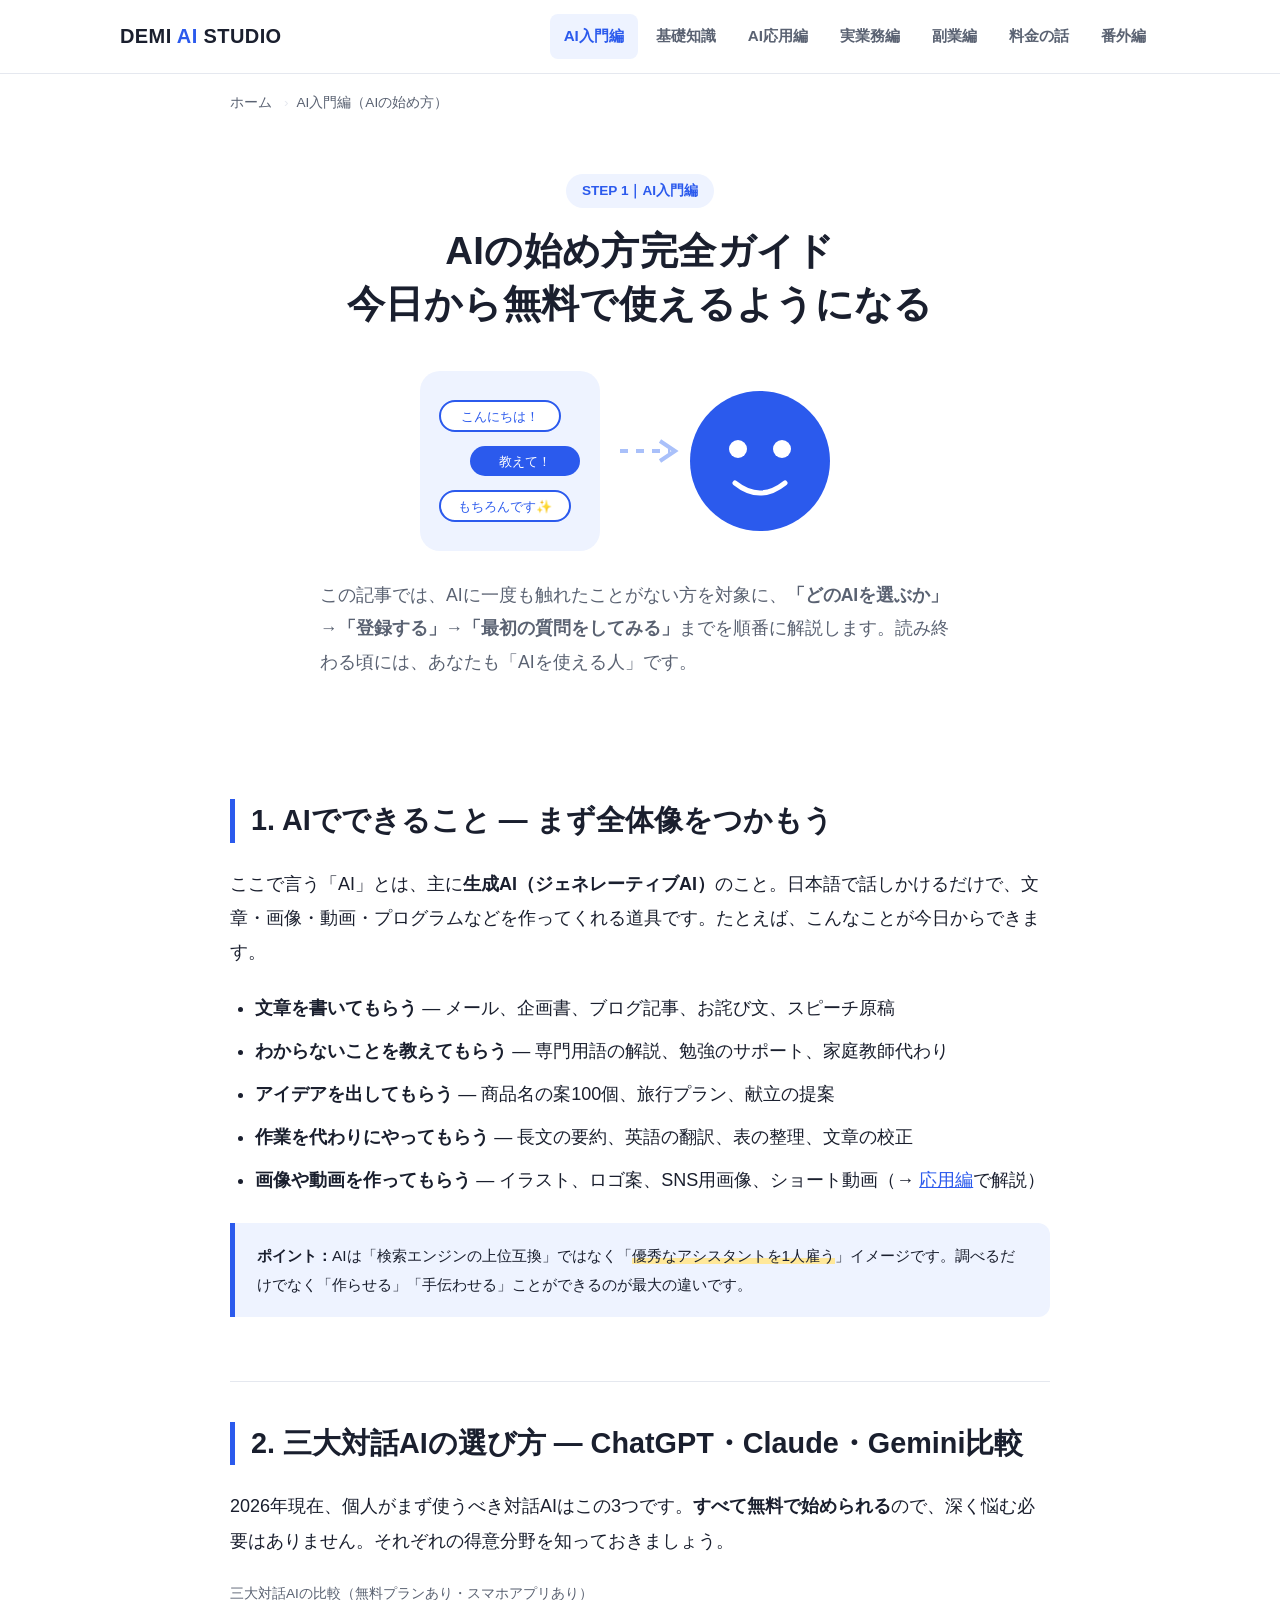
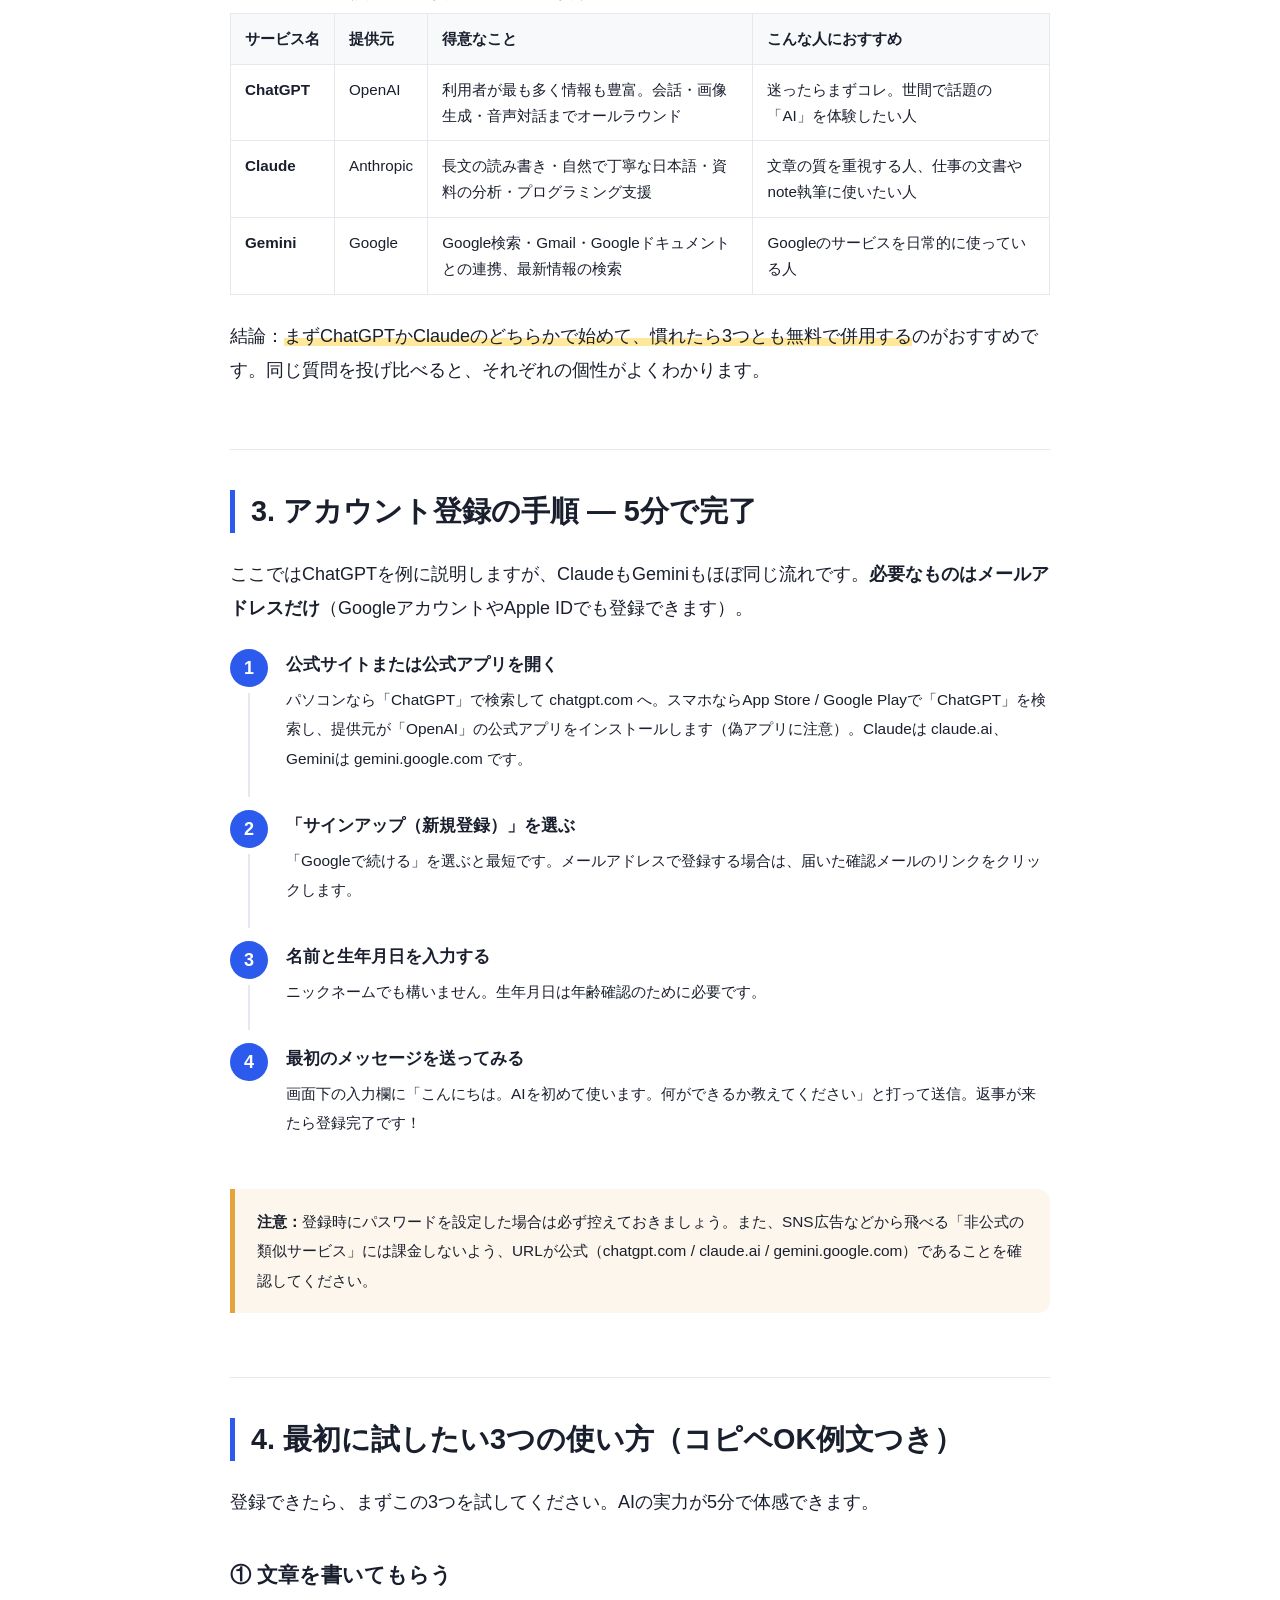
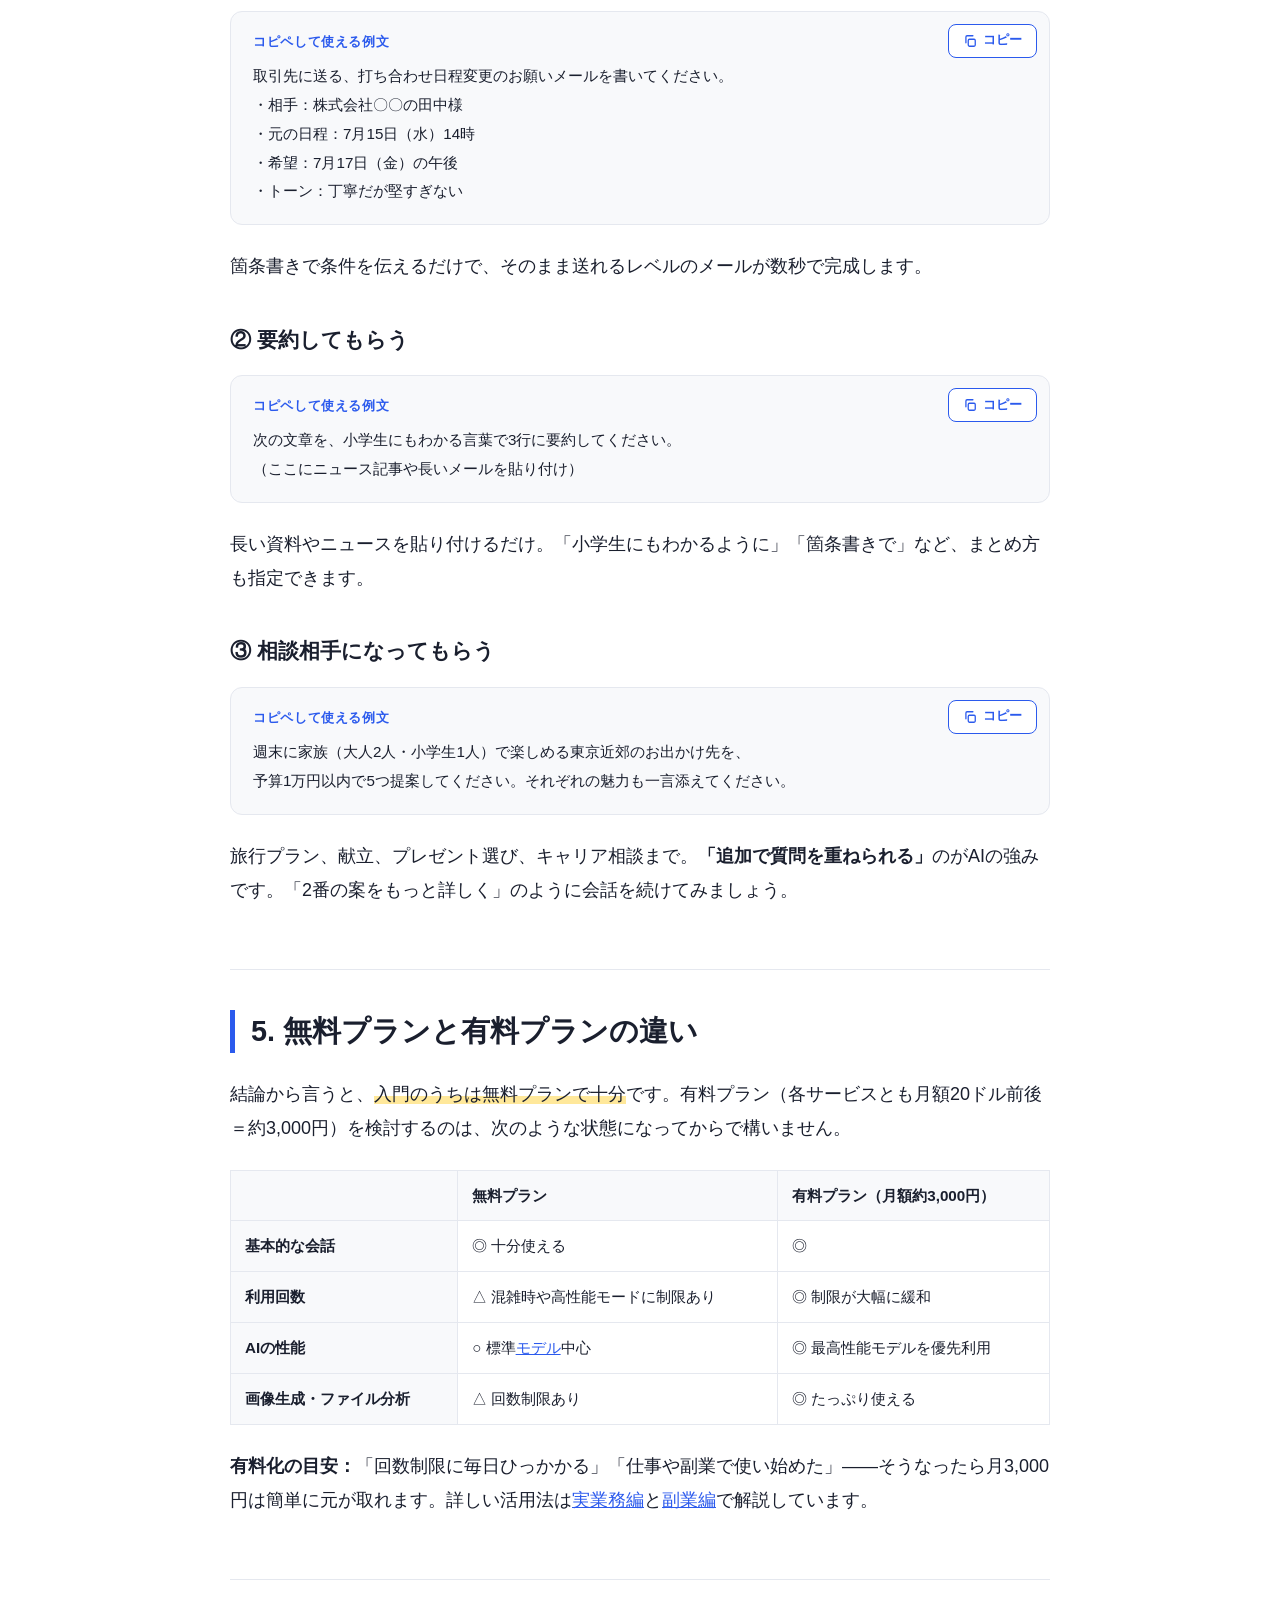
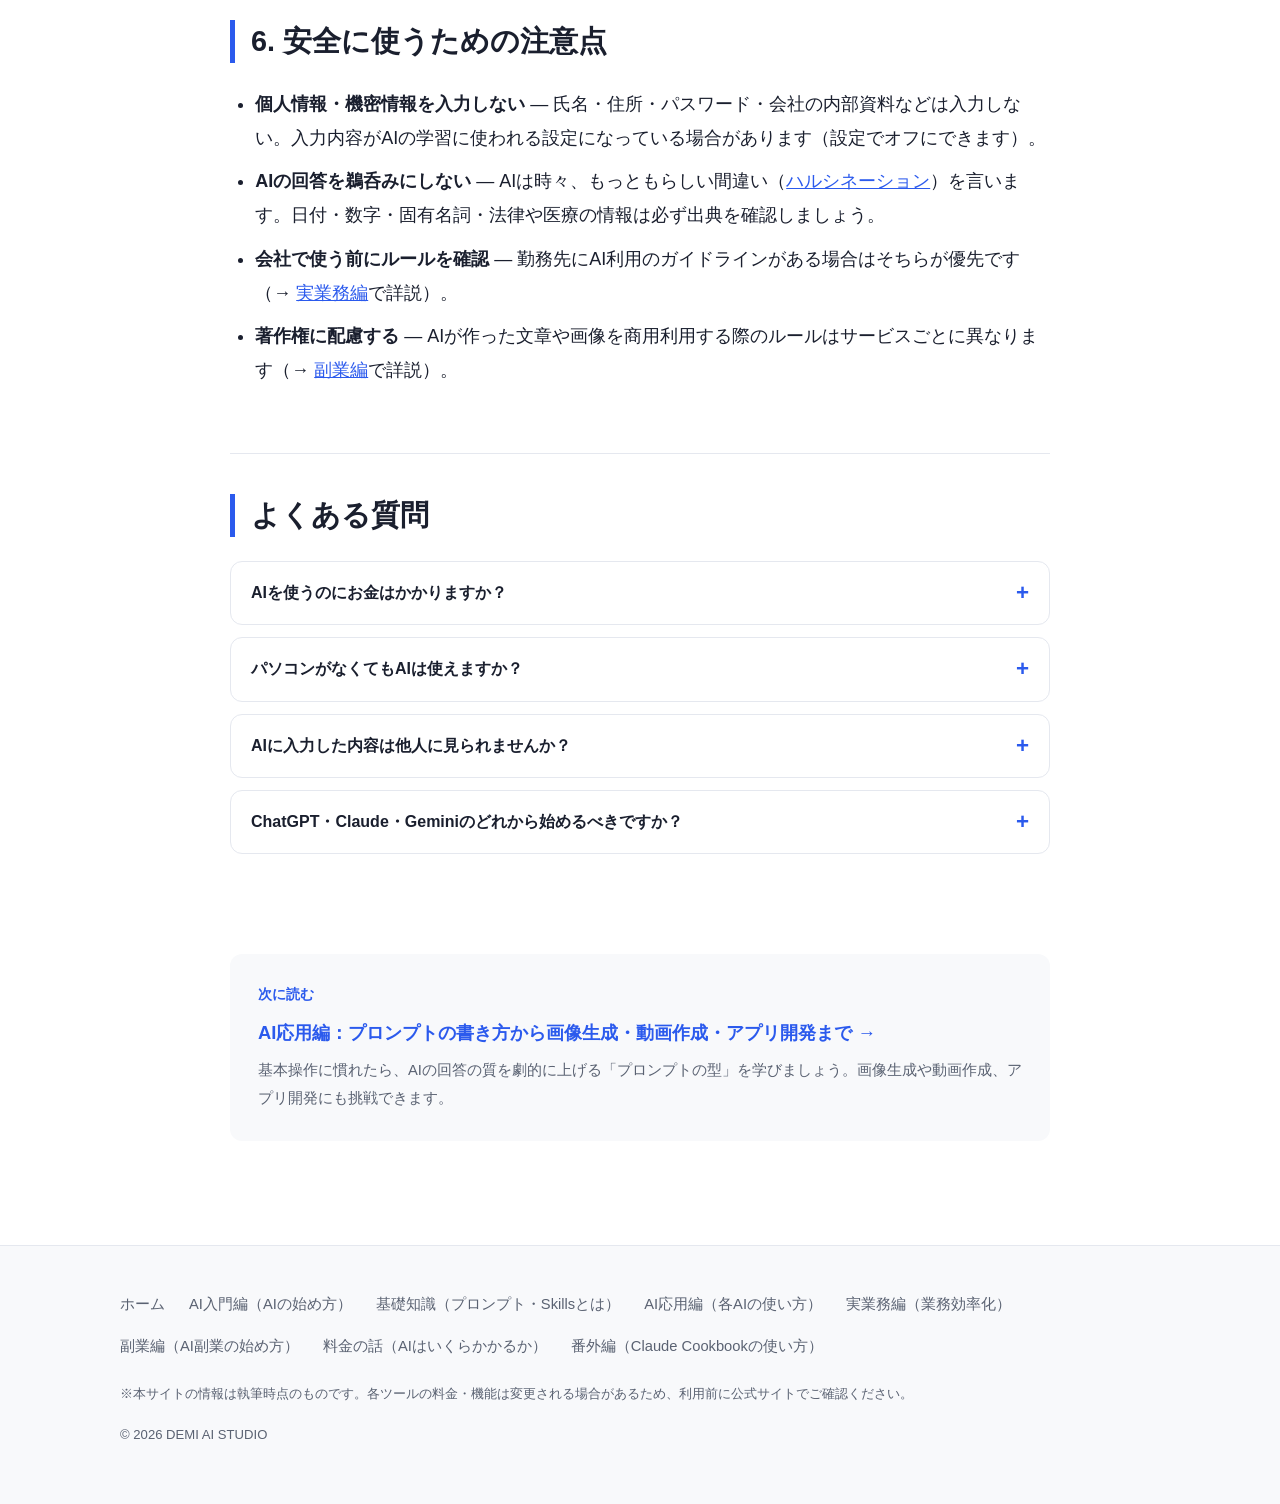
<file: start.html>
<!DOCTYPE html>
<html lang="ja">
<head>
<meta charset="UTF-8">
<meta name="viewport" content="width=device-width, initial-scale=1.0">
<title>AIの始め方完全ガイド｜ChatGPT・Claude・Geminiを無料で始める | DEMI AI STUDIO</title>
<meta name="description" content="AI初心者向けにChatGPT・Claude・Geminiの違いと選び方、無料アカウントの登録手順、最初に試したい使い方3選を画面の流れに沿って解説。有料プランとの違いや安全に使う注意点も紹介します。">
<link rel="canonical" href="https://supadondada.github.io/demi-ai-studio/start.html">
<meta property="og:type" content="article">
<meta property="og:site_name" content="DEMI AI STUDIO">
<meta property="og:title" content="AIの始め方完全ガイド｜ChatGPT・Claude・Geminiを無料で始める">
<meta property="og:description" content="三大対話AIの選び方、無料アカウントの作り方、最初に試す使い方3選を初心者向けに解説。">
<meta property="og:url" content="https://supadondada.github.io/demi-ai-studio/start.html">
<meta property="og:image" content="https://supadondada.github.io/demi-ai-studio/ogp.png">
<meta property="og:locale" content="ja_JP">
<meta name="twitter:card" content="summary_large_image">
<meta name="twitter:title" content="AIの始め方完全ガイド｜ChatGPT・Claude・Geminiを無料で始める">
<meta name="twitter:description" content="三大対話AIの選び方、無料アカウントの作り方、最初に試す使い方3選を初心者向けに解説。">
<link rel="stylesheet" href="style.css">
<script src="script.js" defer></script>
<script type="application/ld+json">
{
  "@context": "https://schema.org",
  "@type": "Article",
  "headline": "AIの始め方完全ガイド｜ChatGPT・Claude・Geminiを無料で始める",
  "description": "AI初心者向けに三大対話AIの選び方、無料アカウント登録の手順、最初に試す使い方を解説",
  "inLanguage": "ja",
  "mainEntityOfPage": "https://supadondada.github.io/demi-ai-studio/start.html",
  "author": { "@type": "Organization", "name": "DEMI AI STUDIO" },
  "publisher": { "@type": "Organization", "name": "DEMI AI STUDIO" }
}
</script>
<script type="application/ld+json">
{
  "@context": "https://schema.org",
  "@type": "BreadcrumbList",
  "itemListElement": [
    { "@type": "ListItem", "position": 1, "name": "ホーム", "item": "https://supadondada.github.io/demi-ai-studio/" },
    { "@type": "ListItem", "position": 2, "name": "AI入門編（AIの始め方）", "item": "https://supadondada.github.io/demi-ai-studio/start.html" }
  ]
}
</script>
<script type="application/ld+json">
{
  "@context": "https://schema.org",
  "@type": "FAQPage",
  "mainEntity": [
    {
      "@type": "Question",
      "name": "AIを使うのにお金はかかりますか？",
      "acceptedAnswer": { "@type": "Answer", "text": "ChatGPT・Claude・Geminiはいずれも無料プランがあり、メールアドレスだけで今日から使えます。まずは無料で始めて、物足りなくなったら月額約3,000円の有料プランを検討すれば十分です。" }
    },
    {
      "@type": "Question",
      "name": "パソコンがなくてもAIは使えますか？",
      "acceptedAnswer": { "@type": "Answer", "text": "使えます。ChatGPT・Claude・Geminiはすべてスマートフォン向けの公式アプリ（iPhone/Android）を提供しており、スマホだけで登録から利用まで完結します。" }
    },
    {
      "@type": "Question",
      "name": "AIに入力した内容は他人に見られませんか？",
      "acceptedAnswer": { "@type": "Answer", "text": "会話が他のユーザーに公開されることはありませんが、入力内容がAIの学習に使われる場合があります。個人情報や会社の機密情報は入力しない、設定で学習利用をオフにする、といった対策をおすすめします。" }
    },
    {
      "@type": "Question",
      "name": "ChatGPT・Claude・Geminiのどれから始めるべきですか？",
      "acceptedAnswer": { "@type": "Answer", "text": "迷ったら利用者が最も多いChatGPTがおすすめです。長い文章の作成や丁寧な日本語が必要ならClaude、Googleの検索やGmailと連携させたいならGeminiが向いています。すべて無料なので併用して比べるのが最善です。" }
    }
  ]
}
</script>
</head>
<body>

<header class="site-header">
  <div class="header-inner">
    <a href="index.html" class="site-logo">DEMI <span>AI</span> STUDIO</a>
    <nav class="global-nav" aria-label="グローバルナビゲーション">
      <ul>
        <li><a href="start.html" aria-current="page">AI入門編</a></li>
        <li><a href="basics.html">基礎知識</a></li>
        <li><a href="howto.html">AI応用編</a></li>
        <li><a href="business.html">実業務編</a></li>
        <li><a href="sidejob.html">副業編</a></li>
        <li><a href="pricing.html">料金の話</a></li>
        <li><a href="cookbook.html">番外編</a></li>
      </ul>
    </nav>
  </div>
</header>

<nav class="breadcrumb" aria-label="パンくずリスト">
  <ol>
    <li><a href="index.html">ホーム</a></li>
    <li>AI入門編（AIの始め方）</li>
  </ol>
</nav>

<main>
  <article>
    <div class="hero">
      <p class="hero-label">STEP 1｜AI入門編</p>
      <h1>AIの始め方完全ガイド<br>今日から無料で使えるようになる</h1>
      <div class="hero-visual" role="img" aria-label="スマートフォンでAIと会話を始めるイメージイラスト">
        <svg viewBox="0 0 560 220" xmlns="http://www.w3.org/2000/svg" aria-hidden="true">
          <rect x="60" y="20" width="180" height="180" rx="20" fill="#eef3ff"/>
          <rect x="80" y="50" width="120" height="30" rx="15" fill="#ffffff" stroke="#2b5aed" stroke-width="2"/>
          <text x="140" y="70" font-size="13" fill="#2b5aed" text-anchor="middle">こんにちは！</text>
          <rect x="110" y="95" width="110" height="30" rx="15" fill="#2b5aed"/>
          <text x="165" y="115" font-size="13" fill="#ffffff" text-anchor="middle">教えて！</text>
          <rect x="80" y="140" width="130" height="30" rx="15" fill="#ffffff" stroke="#2b5aed" stroke-width="2"/>
          <text x="145" y="160" font-size="13" fill="#2b5aed" text-anchor="middle">もちろんです✨</text>
          <circle cx="400" cy="110" r="70" fill="#2b5aed"/>
          <circle cx="378" cy="98" r="9" fill="#ffffff"/>
          <circle cx="422" cy="98" r="9" fill="#ffffff"/>
          <path d="M 375 132 Q 400 152 425 132" stroke="#ffffff" stroke-width="5" fill="none" stroke-linecap="round"/>
          <path d="M 260 100 L 310 100" stroke="#a9c0fa" stroke-width="4" stroke-dasharray="8 8"/>
          <path d="M 300 90 L 315 100 L 300 110" fill="none" stroke="#a9c0fa" stroke-width="4"/>
        </svg>
      </div>
      <p class="lead">この記事では、AIに一度も触れたことがない方を対象に、<strong>「どのAIを選ぶか」→「登録する」→「最初の質問をしてみる」</strong>までを順番に解説します。読み終わる頃には、あなたも「AIを使える人」です。</p>
    </div>

    <div class="content">

      <section class="section" aria-labelledby="sec1">
        <h2 id="sec1">1. AIでできること — まず全体像をつかもう</h2>
        <p>ここで言う「AI」とは、主に<strong>生成AI（ジェネレーティブAI）</strong>のこと。日本語で話しかけるだけで、文章・画像・動画・プログラムなどを作ってくれる道具です。たとえば、こんなことが今日からできます。</p>
        <ul>
          <li><strong>文章を書いてもらう</strong> — メール、企画書、ブログ記事、お詫び文、スピーチ原稿</li>
          <li><strong>わからないことを教えてもらう</strong> — 専門用語の解説、勉強のサポート、家庭教師代わり</li>
          <li><strong>アイデアを出してもらう</strong> — 商品名の案100個、旅行プラン、献立の提案</li>
          <li><strong>作業を代わりにやってもらう</strong> — 長文の要約、英語の翻訳、表の整理、文章の校正</li>
          <li><strong>画像や動画を作ってもらう</strong> — イラスト、ロゴ案、SNS用画像、ショート動画（→ <a href="howto.html">応用編</a>で解説）</li>
        </ul>
        <div class="note-box">
          <strong>ポイント：</strong>AIは「検索エンジンの上位互換」ではなく「<em>優秀なアシスタントを1人雇う</em>」イメージです。調べるだけでなく「作らせる」「手伝わせる」ことができるのが最大の違いです。
        </div>
      </section>

      <section class="section" aria-labelledby="sec2">
        <h2 id="sec2">2. 三大対話AIの選び方 — ChatGPT・Claude・Gemini比較</h2>
        <p>2026年現在、個人がまず使うべき対話AIはこの3つです。<strong>すべて無料で始められる</strong>ので、深く悩む必要はありません。それぞれの得意分野を知っておきましょう。</p>
        <div class="table-wrap">
          <table>
            <caption style="text-align:left; font-size:0.85rem; color:#5a6272; margin-bottom:8px;">三大対話AIの比較（無料プランあり・スマホアプリあり）</caption>
            <thead>
              <tr><th>サービス名</th><th>提供元</th><th>得意なこと</th><th>こんな人におすすめ</th></tr>
            </thead>
            <tbody>
              <tr>
                <td><strong>ChatGPT</strong></td>
                <td>OpenAI</td>
                <td>利用者が最も多く情報も豊富。会話・画像生成・音声対話までオールラウンド</td>
                <td>迷ったらまずコレ。世間で話題の「AI」を体験したい人</td>
              </tr>
              <tr>
                <td><strong>Claude</strong></td>
                <td>Anthropic</td>
                <td>長文の読み書き・自然で丁寧な日本語・資料の分析・プログラミング支援</td>
                <td>文章の質を重視する人、仕事の文書やnote執筆に使いたい人</td>
              </tr>
              <tr>
                <td><strong>Gemini</strong></td>
                <td>Google</td>
                <td>Google検索・Gmail・Googleドキュメントとの連携、最新情報の検索</td>
                <td>Googleのサービスを日常的に使っている人</td>
              </tr>
            </tbody>
          </table>
        </div>
        <p>結論：<em>まずChatGPTかClaudeのどちらかで始めて、慣れたら3つとも無料で併用する</em>のがおすすめです。同じ質問を投げ比べると、それぞれの個性がよくわかります。</p>
      </section>

      <section class="section" aria-labelledby="sec3">
        <h2 id="sec3">3. アカウント登録の手順 — 5分で完了</h2>
        <p>ここではChatGPTを例に説明しますが、ClaudeもGeminiもほぼ同じ流れです。<strong>必要なものはメールアドレスだけ</strong>（GoogleアカウントやApple IDでも登録できます）。</p>
        <ol class="steps">
          <li>
            <span class="step-title">公式サイトまたは公式アプリを開く</span>
            <p>パソコンなら「ChatGPT」で検索して chatgpt.com へ。スマホならApp Store / Google Playで「ChatGPT」を検索し、提供元が「OpenAI」の公式アプリをインストールします（偽アプリに注意）。Claudeは claude.ai、Geminiは gemini.google.com です。</p>
          </li>
          <li>
            <span class="step-title">「サインアップ（新規登録）」を選ぶ</span>
            <p>「Googleで続ける」を選ぶと最短です。メールアドレスで登録する場合は、届いた確認メールのリンクをクリックします。</p>
          </li>
          <li>
            <span class="step-title">名前と生年月日を入力する</span>
            <p>ニックネームでも構いません。生年月日は年齢確認のために必要です。</p>
          </li>
          <li>
            <span class="step-title">最初のメッセージを送ってみる</span>
            <p>画面下の入力欄に「こんにちは。AIを初めて使います。何ができるか教えてください」と打って送信。返事が来たら登録完了です！</p>
          </li>
        </ol>
        <div class="note-box warn">
          <strong>注意：</strong>登録時にパスワードを設定した場合は必ず控えておきましょう。また、SNS広告などから飛べる「非公式の類似サービス」には課金しないよう、URLが公式（chatgpt.com / claude.ai / gemini.google.com）であることを確認してください。
        </div>
      </section>

      <section class="section" aria-labelledby="sec4">
        <h2 id="sec4">4. 最初に試したい3つの使い方（コピペOK例文つき）</h2>
        <p>登録できたら、まずこの3つを試してください。AIの実力が5分で体感できます。</p>

        <h3>① 文章を書いてもらう</h3>
        <div class="prompt-box">
          <span class="prompt-label">コピペして使える例文</span>
          <code>取引先に送る、打ち合わせ日程変更のお願いメールを書いてください。
・相手：株式会社〇〇の田中様
・元の日程：7月15日（水）14時
・希望：7月17日（金）の午後
・トーン：丁寧だが堅すぎない</code>
        </div>
        <p>箇条書きで条件を伝えるだけで、そのまま送れるレベルのメールが数秒で完成します。</p>

        <h3>② 要約してもらう</h3>
        <div class="prompt-box">
          <span class="prompt-label">コピペして使える例文</span>
          <code>次の文章を、小学生にもわかる言葉で3行に要約してください。
（ここにニュース記事や長いメールを貼り付け）</code>
        </div>
        <p>長い資料やニュースを貼り付けるだけ。「小学生にもわかるように」「箇条書きで」など、まとめ方も指定できます。</p>

        <h3>③ 相談相手になってもらう</h3>
        <div class="prompt-box">
          <span class="prompt-label">コピペして使える例文</span>
          <code>週末に家族（大人2人・小学生1人）で楽しめる東京近郊のお出かけ先を、
予算1万円以内で5つ提案してください。それぞれの魅力も一言添えてください。</code>
        </div>
        <p>旅行プラン、献立、プレゼント選び、キャリア相談まで。<strong>「追加で質問を重ねられる」</strong>のがAIの強みです。「2番の案をもっと詳しく」のように会話を続けてみましょう。</p>
      </section>

      <section class="section" aria-labelledby="sec5">
        <h2 id="sec5">5. 無料プランと有料プランの違い</h2>
        <p>結論から言うと、<em>入門のうちは無料プランで十分</em>です。有料プラン（各サービスとも月額20ドル前後＝約3,000円）を検討するのは、次のような状態になってからで構いません。</p>
        <div class="table-wrap">
          <table>
            <thead>
              <tr><th></th><th>無料プラン</th><th>有料プラン（月額約3,000円）</th></tr>
            </thead>
            <tbody>
              <tr><th>基本的な会話</th><td>◎ 十分使える</td><td>◎</td></tr>
              <tr><th>利用回数</th><td>△ 混雑時や高性能モードに制限あり</td><td>◎ 制限が大幅に緩和</td></tr>
              <tr><th>AIの性能</th><td>○ 標準<a href="basics.html#model">モデル</a>中心</td><td>◎ 最高性能モデルを優先利用</td></tr>
              <tr><th>画像生成・ファイル分析</th><td>△ 回数制限あり</td><td>◎ たっぷり使える</td></tr>
            </tbody>
          </table>
        </div>
        <p><strong>有料化の目安：</strong>「回数制限に毎日ひっかかる」「仕事や副業で使い始めた」——そうなったら月3,000円は簡単に元が取れます。詳しい活用法は<a href="business.html">実業務編</a>と<a href="sidejob.html">副業編</a>で解説しています。</p>
      </section>

      <section class="section" aria-labelledby="sec6">
        <h2 id="sec6">6. 安全に使うための注意点</h2>
        <ul>
          <li><strong>個人情報・機密情報を入力しない</strong> — 氏名・住所・パスワード・会社の内部資料などは入力しない。入力内容がAIの学習に使われる設定になっている場合があります（設定でオフにできます）。</li>
          <li><strong>AIの回答を鵜呑みにしない</strong> — AIは時々、もっともらしい間違い（<a href="basics.html#hallucination">ハルシネーション</a>）を言います。日付・数字・固有名詞・法律や医療の情報は必ず出典を確認しましょう。</li>
          <li><strong>会社で使う前にルールを確認</strong> — 勤務先にAI利用のガイドラインがある場合はそちらが優先です（→ <a href="business.html">実業務編</a>で詳説）。</li>
          <li><strong>著作権に配慮する</strong> — AIが作った文章や画像を商用利用する際のルールはサービスごとに異なります（→ <a href="sidejob.html">副業編</a>で詳説）。</li>
        </ul>
      </section>

      <section class="section faq" aria-labelledby="faq">
        <h2 id="faq">よくある質問</h2>
        <details>
          <summary>AIを使うのにお金はかかりますか？</summary>
          <p class="faq-a">ChatGPT・Claude・Geminiはいずれも無料プランがあり、メールアドレスだけで今日から使えます。まずは無料で始めて、物足りなくなったら月額約3,000円の有料プランを検討すれば十分です。</p>
        </details>
        <details>
          <summary>パソコンがなくてもAIは使えますか？</summary>
          <p class="faq-a">使えます。3サービスともiPhone/Android向けの公式アプリがあり、スマホだけで登録から利用まで完結します。音声で話しかけられるのはスマホアプリならではの利点です。</p>
        </details>
        <details>
          <summary>AIに入力した内容は他人に見られませんか？</summary>
          <p class="faq-a">会話が他のユーザーに公開されることはありませんが、入力内容がAIの学習に使われる場合があります。個人情報や機密情報は入力しない、設定画面で学習利用をオフにする、といった対策をおすすめします。</p>
        </details>
        <details>
          <summary>ChatGPT・Claude・Geminiのどれから始めるべきですか？</summary>
          <p class="faq-a">迷ったら利用者が最も多いChatGPTがおすすめです。長い文章や丁寧な日本語が必要ならClaude、GoogleのサービスとつなげたいならGemini。すべて無料なので、同じ質問を投げ比べて自分に合うものを選ぶのが最善です。</p>
        </details>
      </section>

      <aside class="next-read">
        <span class="next-label">次に読む</span>
        <a href="howto.html">AI応用編：プロンプトの書き方から画像生成・動画作成・アプリ開発まで →</a>
        <p>基本操作に慣れたら、AIの回答の質を劇的に上げる「プロンプトの型」を学びましょう。画像生成や動画作成、アプリ開発にも挑戦できます。</p>
      </aside>

    </div>
  </article>
</main>

<footer class="site-footer">
  <div class="footer-inner">
    <nav class="footer-nav" aria-label="フッターナビゲーション">
      <ul>
        <li><a href="index.html">ホーム</a></li>
        <li><a href="start.html">AI入門編（AIの始め方）</a></li>
        <li><a href="basics.html">基礎知識（プロンプト・Skillsとは）</a></li>
        <li><a href="howto.html">AI応用編（各AIの使い方）</a></li>
        <li><a href="business.html">実業務編（業務効率化）</a></li>
        <li><a href="sidejob.html">副業編（AI副業の始め方）</a></li>
        <li><a href="pricing.html">料金の話（AIはいくらかかるか）</a></li>
        <li><a href="cookbook.html">番外編（Claude Cookbookの使い方）</a></li>
      </ul>
    </nav>
    <p class="footer-note">※本サイトの情報は執筆時点のものです。各ツールの料金・機能は変更される場合があるため、利用前に公式サイトでご確認ください。</p>
    <p class="copyright">© 2026 DEMI AI STUDIO</p>
  </div>
</footer>

</body>
</html>
</file>
<file: style.css>
/* ============================================
   DEMI AI STUDIO — 共通スタイル
   白ベース / 文字大きめ / アクセント1色 (#2b5aed)
   ============================================ */

:root {
  --accent: #2b5aed;
  --accent-soft: #eef3ff;
  --text: #1a1f2e;
  --text-sub: #5a6272;
  --bg: #ffffff;
  --bg-alt: #f8f9fb;
  --line: #e5e8ef;
  --radius: 12px;
  --maxw: 860px;
}

* { margin: 0; padding: 0; box-sizing: border-box; }

html { scroll-behavior: smooth; scroll-padding-top: 90px; }

body {
  font-family: -apple-system, BlinkMacSystemFont, "Hiragino Kaku Gothic ProN",
    "Hiragino Sans", "Yu Gothic", "Meiryo", sans-serif;
  font-size: 18px;
  line-height: 1.9;
  color: var(--text);
  background: var(--bg);
  -webkit-font-smoothing: antialiased;
}

/* ---------- ヘッダー ---------- */
.site-header {
  position: sticky;
  top: 0;
  z-index: 100;
  background: rgba(255, 255, 255, 0.95);
  backdrop-filter: blur(8px);
  border-bottom: 1px solid var(--line);
}
.header-inner {
  max-width: 1080px;
  margin: 0 auto;
  padding: 14px 20px;
  display: flex;
  align-items: center;
  justify-content: space-between;
  flex-wrap: wrap;
  gap: 8px 16px;
}
.site-logo {
  font-size: 1.25rem;
  font-weight: 800;
  color: var(--text);
  text-decoration: none;
  letter-spacing: 0.02em;
}
.site-logo span { color: var(--accent); }
.global-nav ul {
  display: flex;
  flex-wrap: wrap;
  gap: 4px;
  list-style: none;
}
.global-nav a {
  display: inline-block;
  padding: 8px 14px;
  font-size: 0.95rem;
  font-weight: 600;
  color: var(--text-sub);
  text-decoration: none;
  border-radius: 8px;
  transition: 0.2s;
}
.global-nav a:hover { color: var(--accent); background: var(--accent-soft); }
.global-nav a[aria-current="page"] { color: var(--accent); background: var(--accent-soft); }

/* ---------- パンくず ---------- */
.breadcrumb {
  max-width: var(--maxw);
  margin: 0 auto;
  padding: 16px 20px 0;
  font-size: 0.85rem;
  color: var(--text-sub);
}
.breadcrumb ol { list-style: none; display: flex; flex-wrap: wrap; gap: 4px; }
.breadcrumb li + li::before { content: "›"; margin: 0 8px; color: var(--line); }
.breadcrumb a { color: var(--text-sub); text-decoration: none; }
.breadcrumb a:hover { color: var(--accent); }

/* ---------- ヒーロー ---------- */
.hero {
  max-width: var(--maxw);
  margin: 0 auto;
  padding: 56px 20px 48px;
  text-align: center;
}
.hero h1 {
  font-size: 2.4rem;
  line-height: 1.4;
  font-weight: 800;
  letter-spacing: 0.01em;
  margin-bottom: 20px;
}
.hero .lead {
  font-size: 1.1rem;
  color: var(--text-sub);
  max-width: 640px;
  margin: 0 auto 32px;
  text-align: left;
}
.hero-visual { margin: 0 auto 8px; max-width: 560px; }
.hero-visual svg { width: 100%; height: auto; display: block; }
.hero-label {
  display: inline-block;
  padding: 4px 16px;
  margin-bottom: 16px;
  font-size: 0.85rem;
  font-weight: 700;
  color: var(--accent);
  background: var(--accent-soft);
  border-radius: 999px;
}

/* ---------- 本文 ---------- */
main { display: block; }
.content {
  max-width: var(--maxw);
  margin: 0 auto;
  padding: 0 20px 64px;
}
.section { padding: 40px 0; border-top: 1px solid var(--line); }
.section:first-child { border-top: none; }

h2 {
  font-size: 1.8rem;
  line-height: 1.5;
  font-weight: 800;
  margin-bottom: 24px;
  padding-left: 16px;
  border-left: 5px solid var(--accent);
}
h3 {
  font-size: 1.3rem;
  font-weight: 700;
  margin: 36px 0 14px;
}
h4 { font-size: 1.05rem; font-weight: 700; margin: 24px 0 10px; }

p { margin-bottom: 1.2em; }
.section ul, .section ol { margin: 0 0 1.4em 1.4em; }
.section li { margin-bottom: 0.5em; }

a { color: var(--accent); }
strong { font-weight: 700; }
em { font-style: normal; background: linear-gradient(transparent 62%, #ffe89a 62%); }

/* ---------- カード ---------- */
.card-grid {
  display: grid;
  grid-template-columns: repeat(auto-fit, minmax(250px, 1fr));
  gap: 20px;
  margin: 24px 0;
}
.card {
  border: 1px solid var(--line);
  border-radius: var(--radius);
  padding: 24px;
  background: var(--bg);
  transition: 0.2s;
}
.card:hover { border-color: var(--accent); box-shadow: 0 4px 20px rgba(43, 90, 237, 0.08); }
.card h3 { margin: 8px 0 10px; font-size: 1.15rem; }
.card p { font-size: 0.95rem; color: var(--text-sub); margin-bottom: 0; }
.card .card-tag {
  display: inline-block;
  font-size: 0.78rem;
  font-weight: 700;
  color: var(--accent);
  background: var(--accent-soft);
  border-radius: 6px;
  padding: 2px 10px;
}
a.card-link {
  display: block;
  text-decoration: none;
  color: inherit;
}

/* ---------- ツール紹介カード ---------- */
.tool {
  border: 1px solid var(--line);
  border-radius: var(--radius);
  padding: 22px 24px;
  margin: 16px 0;
  background: var(--bg);
}
.tool-head {
  display: flex;
  align-items: baseline;
  flex-wrap: wrap;
  gap: 8px 12px;
  margin-bottom: 8px;
}
.tool-head .tool-name { font-size: 1.15rem; font-weight: 800; }
.tool-head .tool-price {
  font-size: 0.8rem;
  font-weight: 700;
  padding: 2px 10px;
  border-radius: 6px;
  background: var(--accent-soft);
  color: var(--accent);
}
.tool p { font-size: 0.98rem; margin-bottom: 6px; }
.tool .tool-for { font-size: 0.88rem; color: var(--text-sub); }

/* ---------- 表 ---------- */
.table-wrap { overflow-x: auto; margin: 24px 0; }
table {
  width: 100%;
  border-collapse: collapse;
  font-size: 0.95rem;
  line-height: 1.7;
}
th, td {
  padding: 12px 14px;
  border: 1px solid var(--line);
  text-align: left;
  vertical-align: top;
}
th { background: var(--bg-alt); font-weight: 700; white-space: nowrap; }

/* ---------- 手順ステップ ---------- */
.steps { counter-reset: step; list-style: none; margin: 24px 0 !important; }
.steps > li {
  position: relative;
  padding: 0 0 28px 56px;
  counter-increment: step;
}
.steps > li::before {
  content: counter(step);
  position: absolute;
  left: 0;
  top: 0;
  width: 38px;
  height: 38px;
  border-radius: 50%;
  background: var(--accent);
  color: #fff;
  font-weight: 800;
  display: flex;
  align-items: center;
  justify-content: center;
}
.steps > li:not(:last-child)::after {
  content: "";
  position: absolute;
  left: 18px;
  top: 44px;
  bottom: 4px;
  width: 2px;
  background: var(--line);
}
.steps .step-title { font-weight: 700; font-size: 1.05rem; display: block; margin-bottom: 4px; }
.steps p { font-size: 0.96rem; margin-bottom: 0; }

/* ---------- 例文ボックス ---------- */
.prompt-box {
  position: relative;
  background: var(--bg-alt);
  border: 1px solid var(--line);
  border-radius: var(--radius);
  padding: 18px 22px;
  margin: 16px 0 24px;
  font-size: 0.95rem;
}
.prompt-box .prompt-label {
  display: block;
  font-size: 0.8rem;
  font-weight: 700;
  color: var(--accent);
  margin-bottom: 8px;
  letter-spacing: 0.05em;
  padding-right: 96px;
}

/* コピーボタン */
.copy-btn {
  position: absolute;
  top: 12px;
  right: 12px;
  display: inline-flex;
  align-items: center;
  gap: 6px;
  padding: 7px 14px;
  font-size: 0.8rem;
  font-weight: 700;
  font-family: inherit;
  color: var(--accent);
  background: #ffffff;
  border: 1px solid var(--accent);
  border-radius: 8px;
  cursor: pointer;
  transition: 0.2s;
  min-height: 34px;
}
.copy-btn:hover { background: var(--accent-soft); }
.copy-btn:active { transform: scale(0.96); }
.copy-btn.copied {
  color: #ffffff;
  background: #1ea86a;
  border-color: #1ea86a;
}
.copy-btn svg { width: 14px; height: 14px; }
.prompt-box code, .prompt-box pre {
  font-family: inherit;
  white-space: pre-wrap;
  display: block;
}
.good-bad { display: grid; grid-template-columns: 1fr 1fr; gap: 16px; margin: 20px 0; }
.good-bad .prompt-box { margin: 0; }
.good-bad .bad .prompt-label { color: #c0392b; }
@media (max-width: 640px) { .good-bad { grid-template-columns: 1fr; } }

/* ---------- 注意ボックス ---------- */
.note-box {
  border-left: 5px solid var(--accent);
  background: var(--accent-soft);
  border-radius: 0 var(--radius) var(--radius) 0;
  padding: 18px 22px;
  margin: 24px 0;
  font-size: 0.96rem;
}
.note-box.warn { border-left-color: #e6a23c; background: #fdf6ec; }

/* ---------- ページ内アンカーナビ ---------- */
.anchor-nav {
  position: sticky;
  top: 68px;
  z-index: 50;
  background: var(--bg);
  border: 1px solid var(--line);
  border-radius: var(--radius);
  padding: 10px 14px;
  margin: 8px 0 16px;
}
.anchor-nav ul {
  list-style: none;
  display: flex;
  flex-wrap: wrap;
  gap: 4px;
  margin: 0 !important;
}
.anchor-nav a {
  display: inline-block;
  padding: 6px 12px;
  font-size: 0.88rem;
  font-weight: 600;
  color: var(--text-sub);
  text-decoration: none;
  border-radius: 8px;
}
.anchor-nav a:hover { color: var(--accent); background: var(--accent-soft); }

/* ---------- FAQ ---------- */
.faq details {
  border: 1px solid var(--line);
  border-radius: var(--radius);
  margin-bottom: 12px;
  overflow: hidden;
}
.faq summary {
  cursor: pointer;
  padding: 16px 20px;
  font-weight: 700;
  font-size: 1rem;
  list-style: none;
  position: relative;
  padding-right: 44px;
}
.faq summary::-webkit-details-marker { display: none; }
.faq summary::after {
  content: "+";
  position: absolute;
  right: 20px;
  top: 50%;
  transform: translateY(-50%);
  font-size: 1.4rem;
  color: var(--accent);
}
.faq details[open] summary::after { content: "−"; }
.faq .faq-a { padding: 0 20px 16px; font-size: 0.96rem; color: var(--text-sub); }

/* ---------- 次に読む ---------- */
.next-read {
  margin: 48px 0 0;
  padding: 28px;
  background: var(--bg-alt);
  border-radius: var(--radius);
}
.next-read .next-label {
  font-size: 0.85rem;
  font-weight: 700;
  color: var(--accent);
  display: block;
  margin-bottom: 8px;
}
.next-read a { font-size: 1.15rem; font-weight: 800; text-decoration: none; }
.next-read a:hover { text-decoration: underline; }
.next-read p { font-size: 0.92rem; color: var(--text-sub); margin: 6px 0 0; }

/* ---------- CTAボタン ---------- */
.btn {
  display: inline-block;
  padding: 14px 36px;
  background: var(--accent);
  color: #fff;
  font-weight: 700;
  font-size: 1rem;
  text-decoration: none;
  border-radius: 999px;
  transition: 0.2s;
}
.btn:hover { opacity: 0.85; transform: translateY(-1px); }

/* ---------- フッター ---------- */
.site-footer {
  border-top: 1px solid var(--line);
  background: var(--bg-alt);
  margin-top: 40px;
}
.footer-inner {
  max-width: 1080px;
  margin: 0 auto;
  padding: 40px 20px;
}
.footer-nav ul {
  list-style: none;
  display: flex;
  flex-wrap: wrap;
  gap: 8px 24px;
  margin-bottom: 20px;
}
.footer-nav a { color: var(--text-sub); text-decoration: none; font-size: 0.92rem; }
.footer-nav a:hover { color: var(--accent); }
.footer-note { font-size: 0.82rem; color: var(--text-sub); }
.copyright { font-size: 0.82rem; color: var(--text-sub); margin-top: 12px; }

/* ---------- レスポンシブ ---------- */
@media (max-width: 640px) {
  body { font-size: 17px; }
  .hero { padding: 36px 20px 32px; }
  .hero h1 { font-size: 1.7rem; }
  h2 { font-size: 1.45rem; }
  h3 { font-size: 1.15rem; }
  .header-inner { justify-content: center; }
  .anchor-nav { position: static; }
}
</file>
